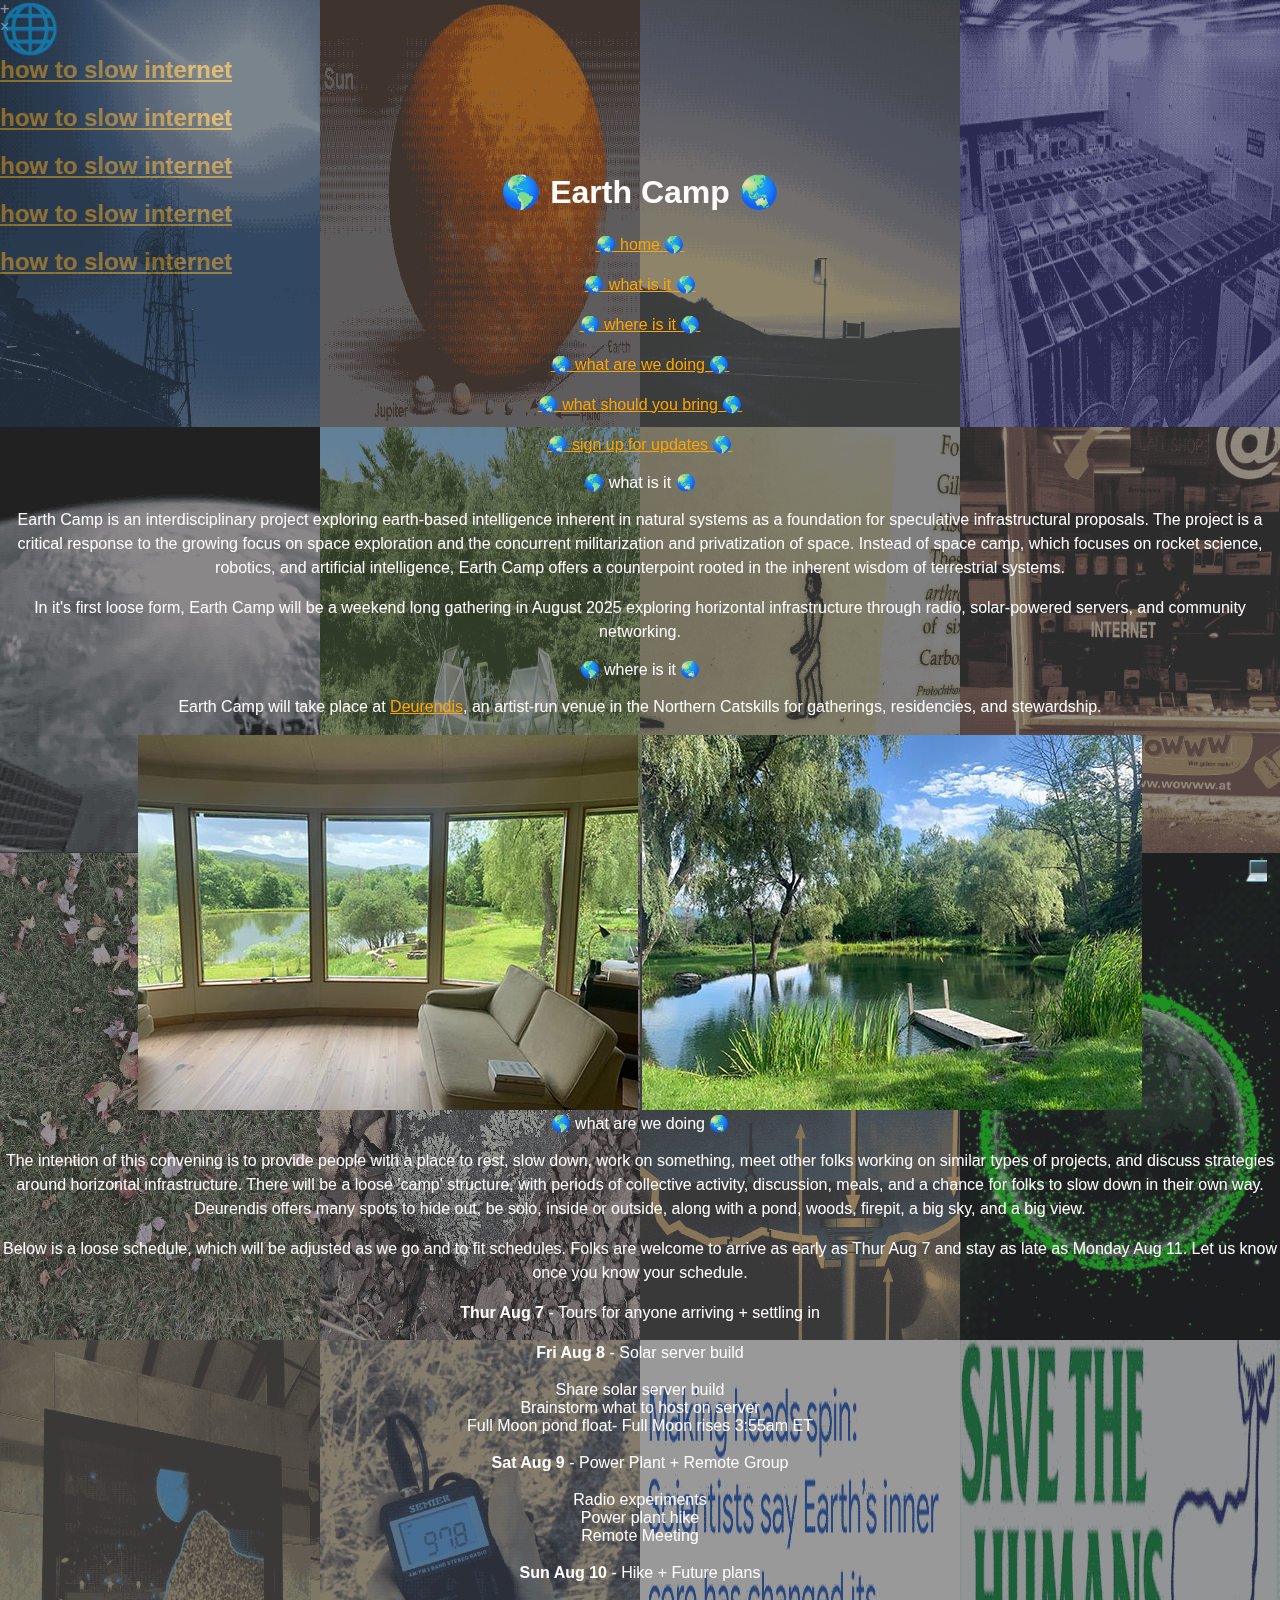
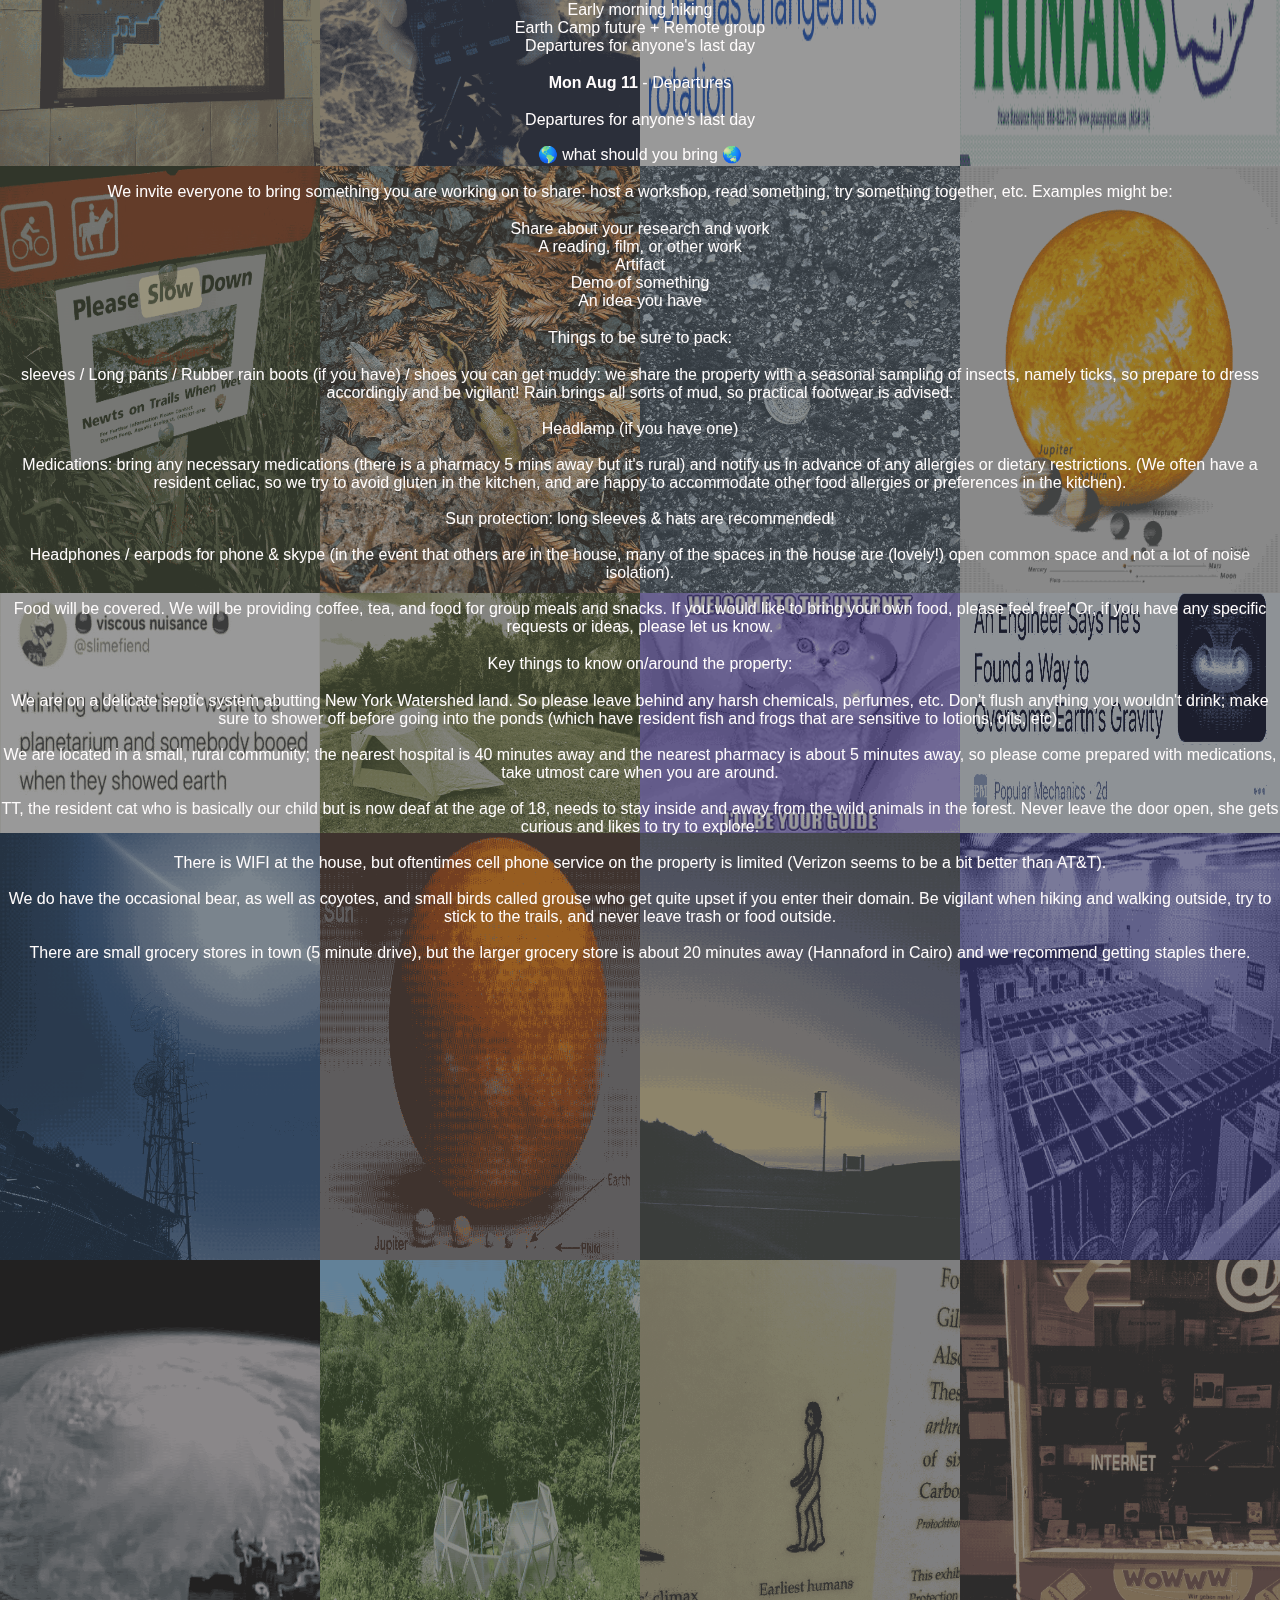
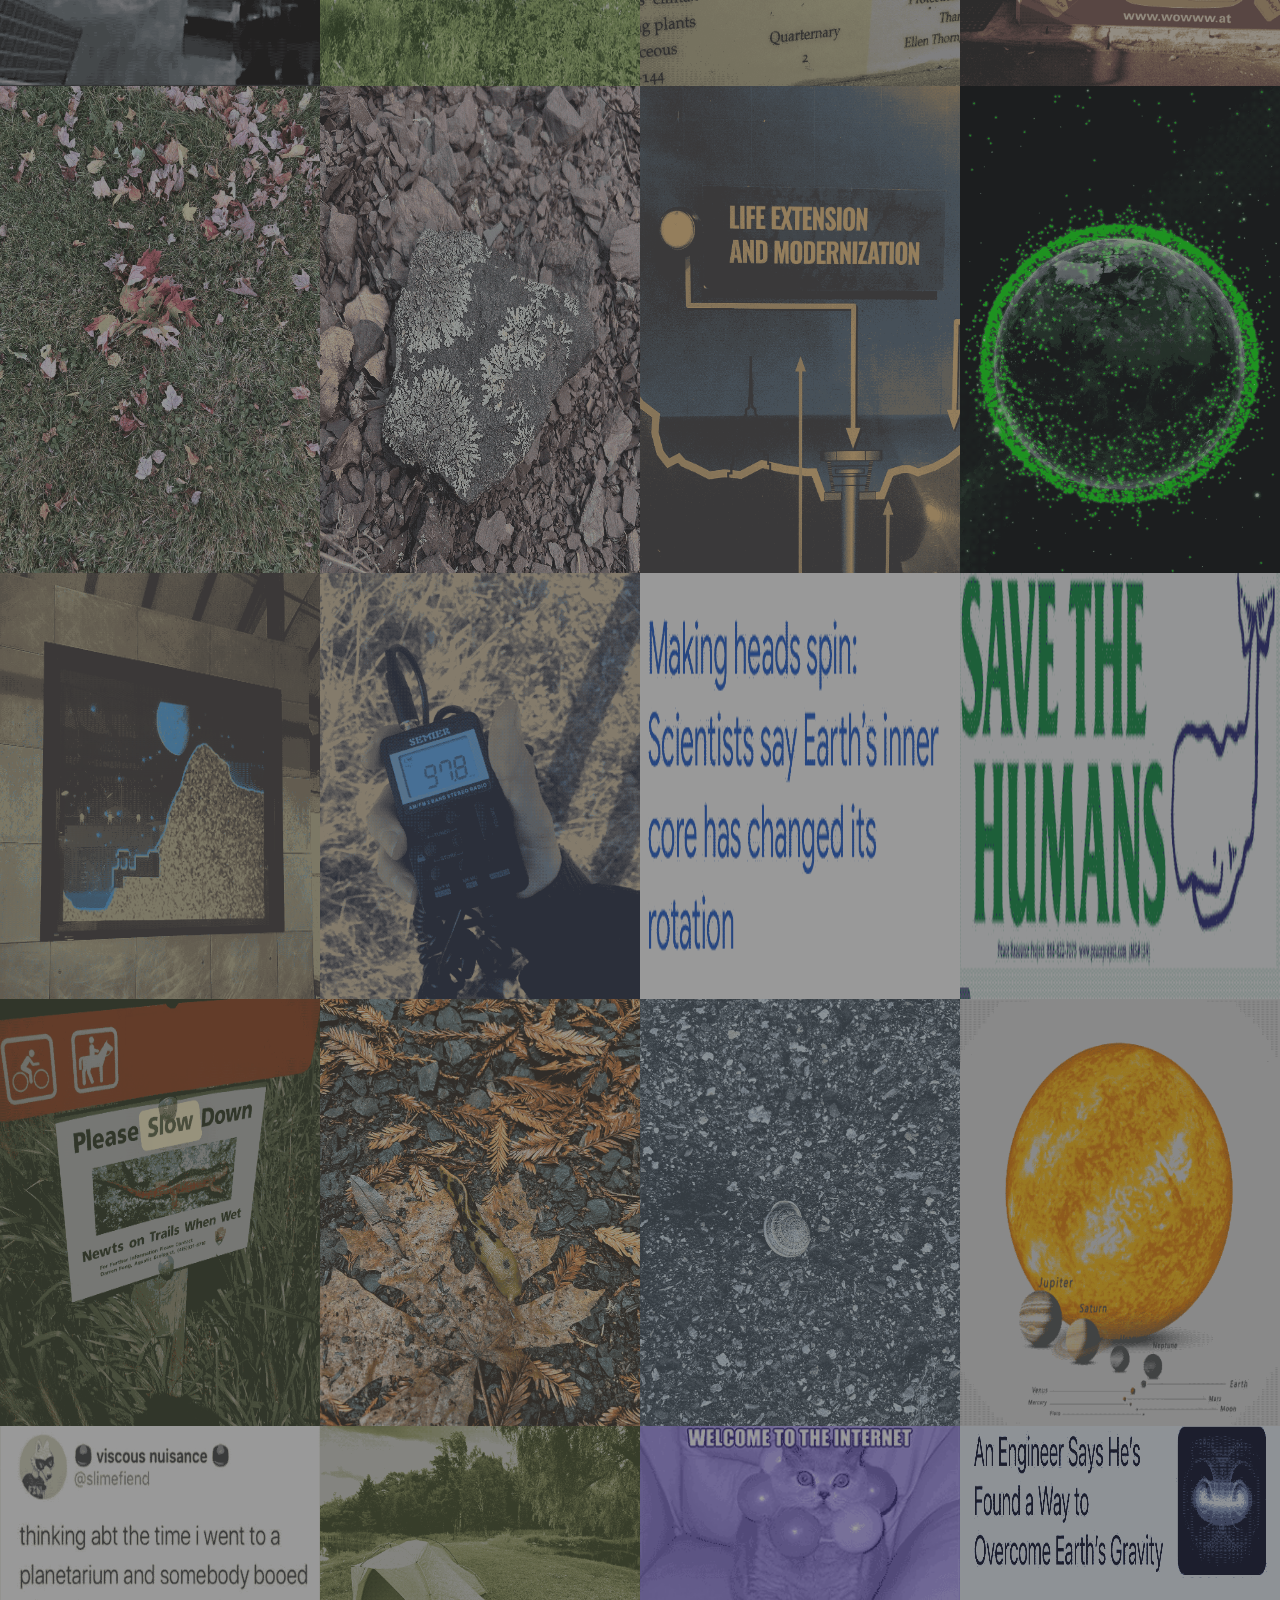
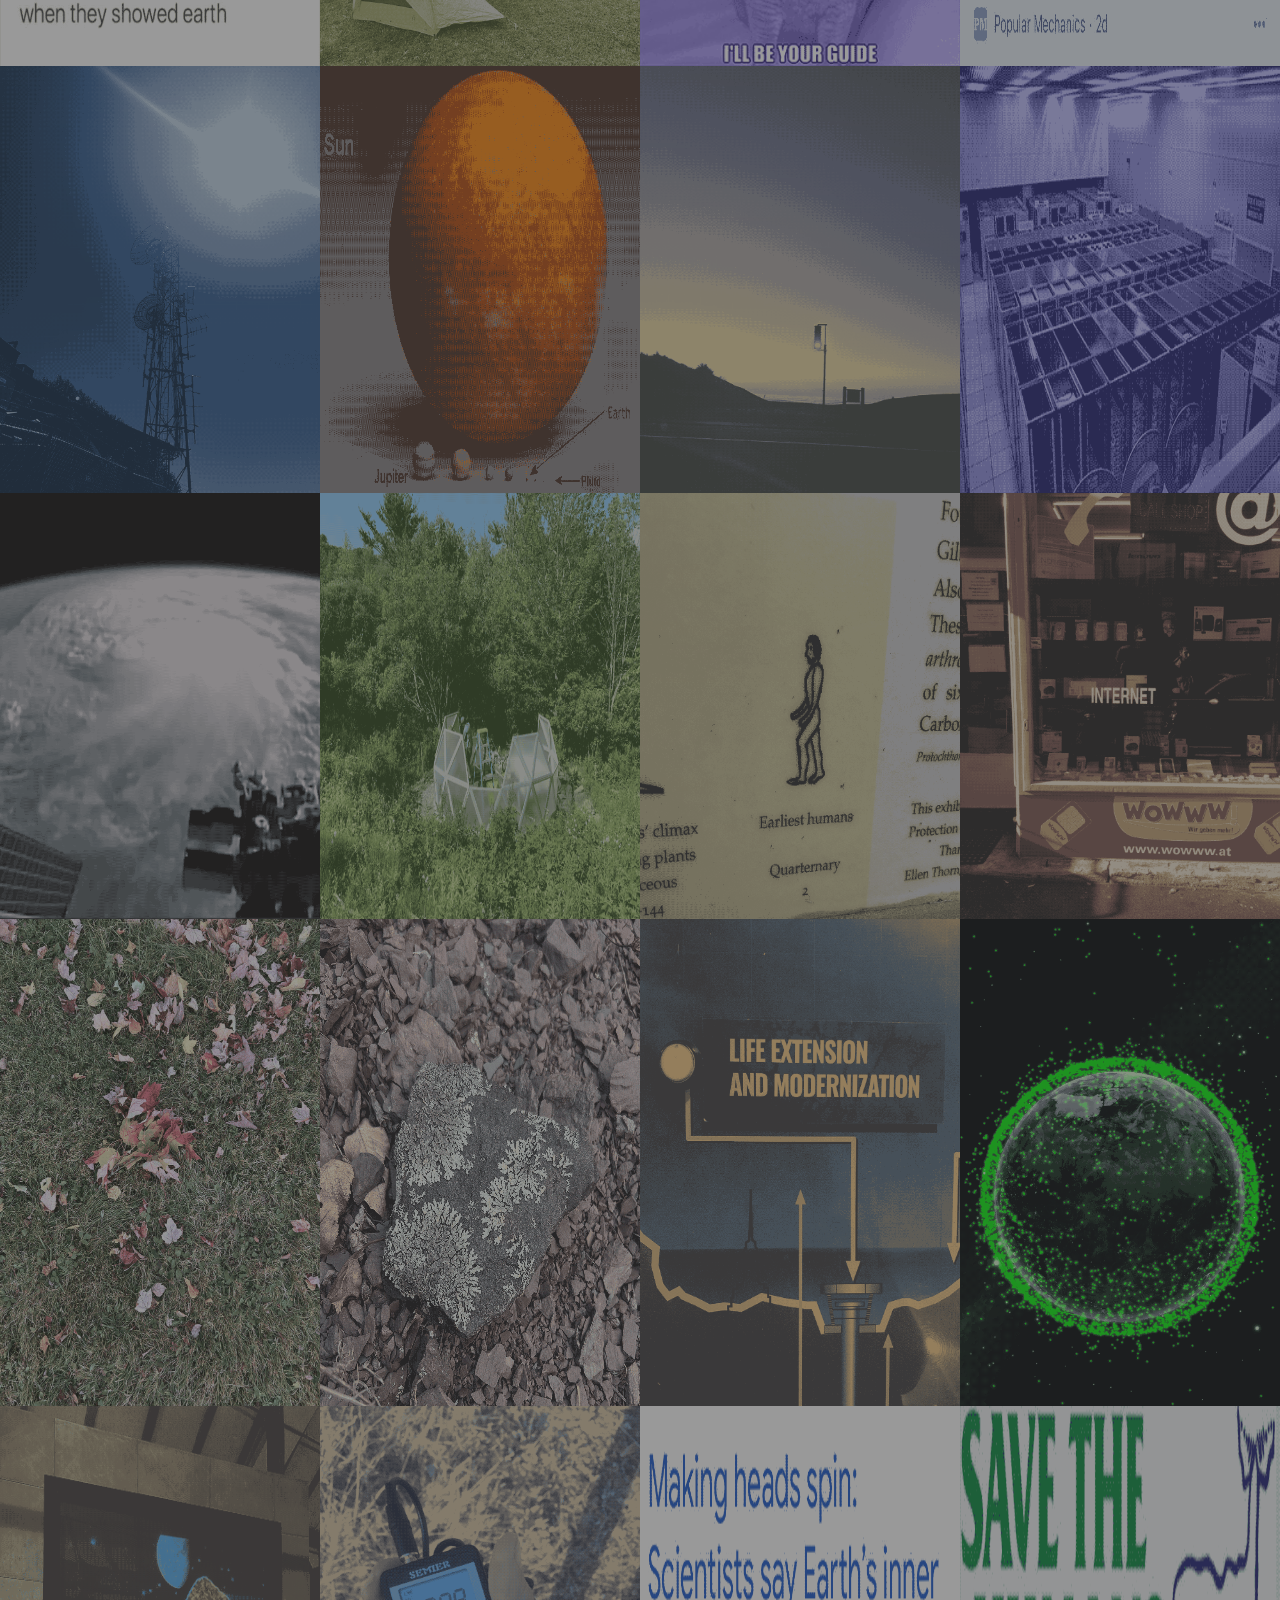
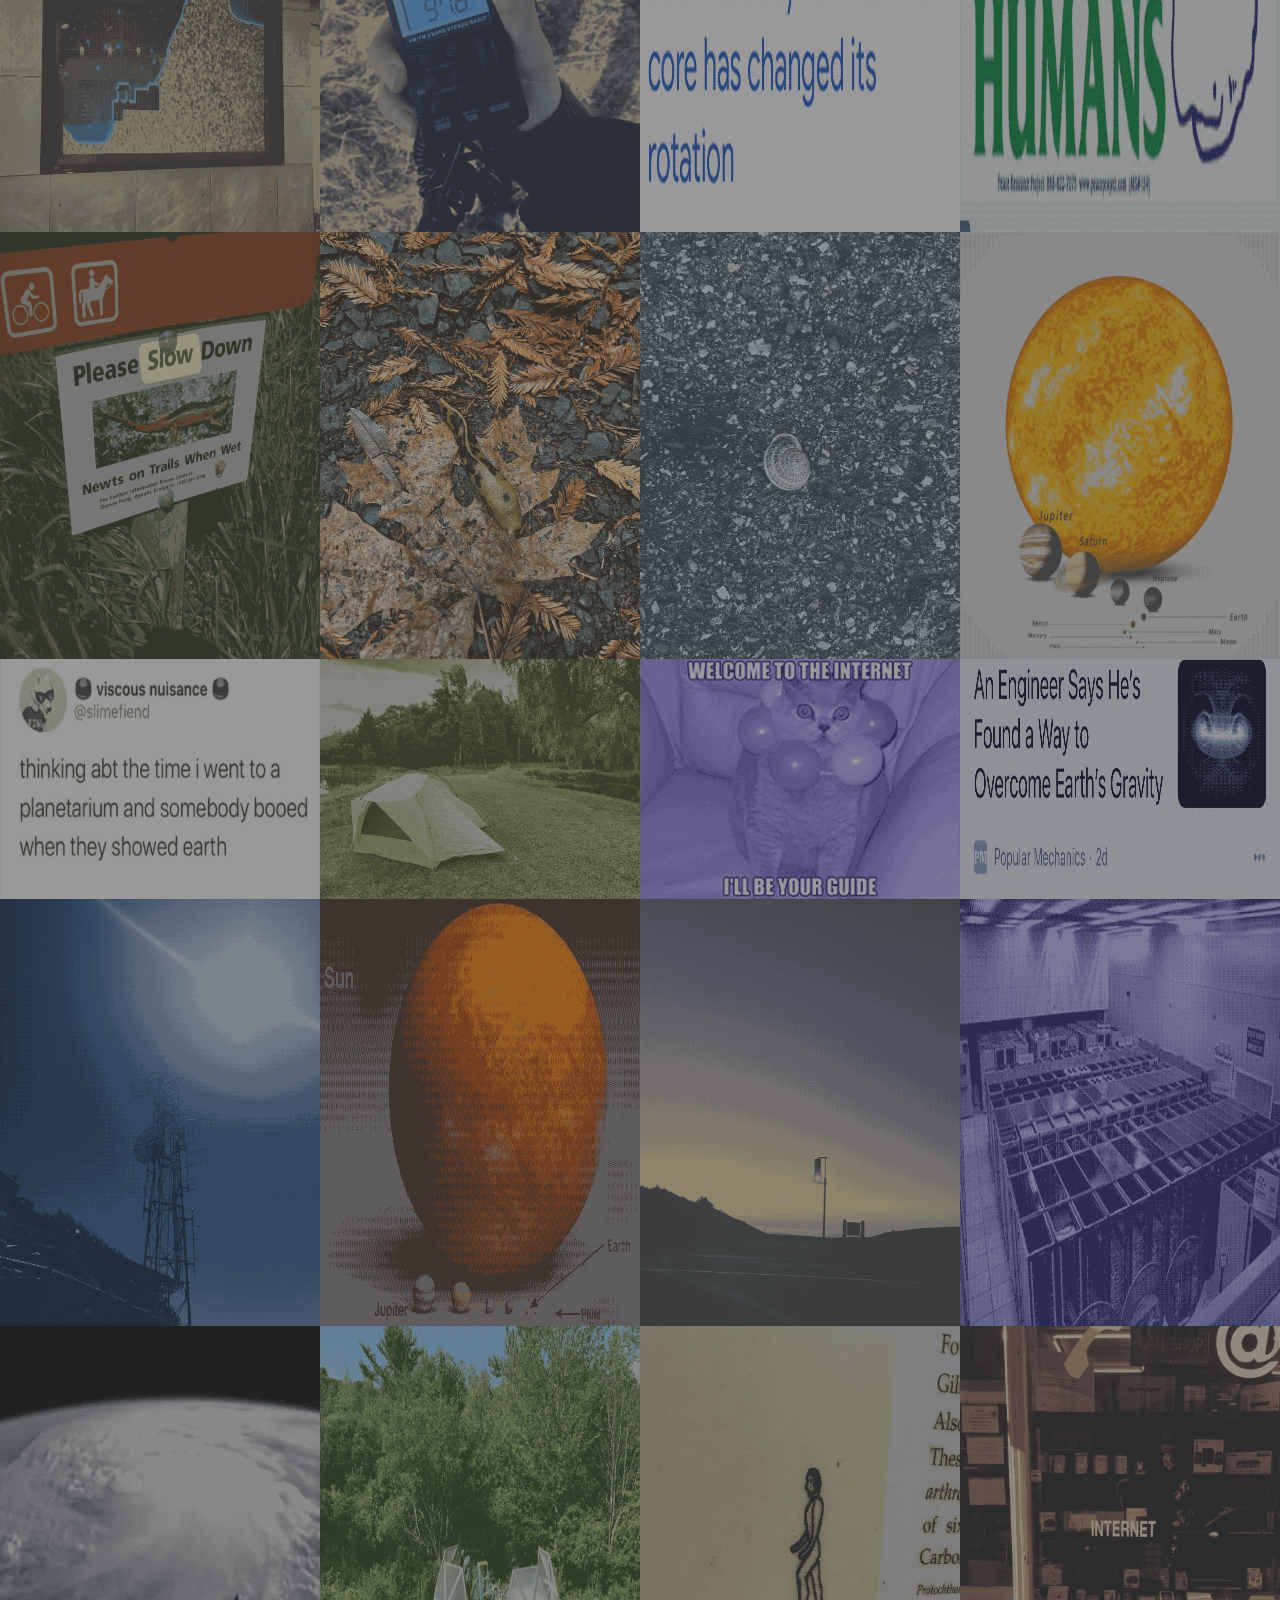
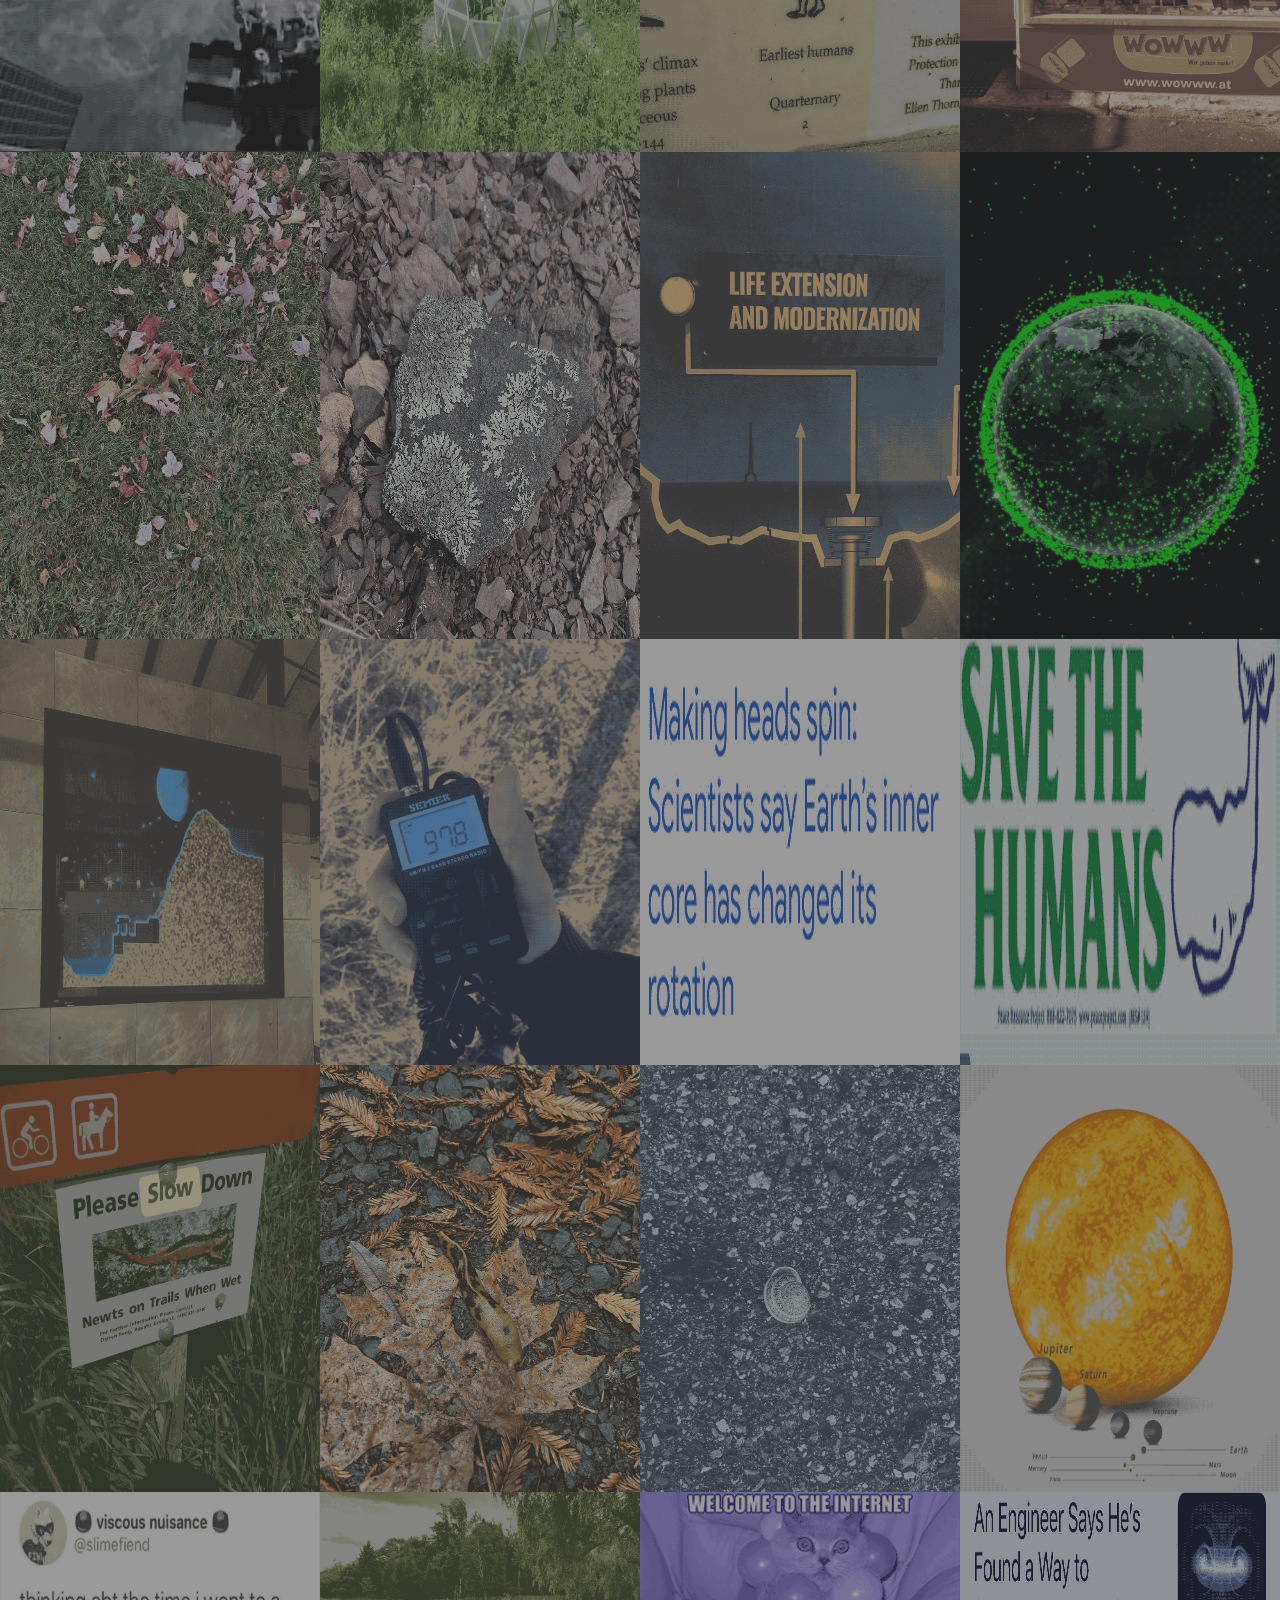
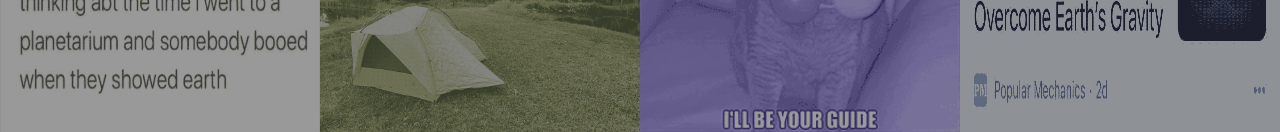
<file: about.html>
<!DOCTYPE html>
<html lang="en">
    <head>
        <meta charset="utf-8">
        <meta http-equiv="X-UA-Compatible" content="IE=edge">
        <title>about / earth - how to slow internet</title>
        <meta name="description" content="About Slow Internet">
        <meta name="viewport" content="width=device-width, initial-scale=1">
        <link rel="stylesheet" href="css/style.css">
    </head>
    <body>
<main>
    <nav>
<h1>🌎 Earth Camp 🌏</h1>
<a href="index.html">
    <p>🌏 home 🌎</p>
    </a>
<a href="#what">
    <p>🌏 what is it 🌎</p>
    </a>
<a href="#where">   
<p>🌏 where is it 🌎</p>
</a> 
<a href="#schedule">
<p>🌏 what are we doing 🌎</p>
</a>
<a href="#supplies">
<p>🌏 what should you bring 🌎</p>
</a>
<a href="mailinglist.html">
<p>🌏 sign up for updates 🌎</p>
</a>
</nav>
<div id="content">
<section id="what">
    🌎 what is it 🌏
   <p>Earth Camp is an interdisciplinary project exploring earth-based intelligence inherent in natural systems as a foundation for speculative infrastructural proposals. The project is a critical response to the growing focus on space exploration and the concurrent militarization and privatization of space. Instead of space camp, which focuses on rocket science, robotics, and artificial intelligence, Earth Camp offers a counterpoint rooted in the inherent wisdom of terrestrial systems.</p>
   <p>In it's first loose form, Earth Camp will be a weekend long gathering in August 2025 exploring horizontal infrastructure through radio, solar-powered servers, and community networking.
 </p>
</section>
<section id="where">
    🌎 where is it 🌏
    <p>Earth Camp will take place at <a href="https://www.deurendis.org/" target="_blank">Deurendis</a>, an artist-run venue in the Northern Catskills for gatherings, residencies, and stewardship.</p>
    <img src="img/deurendis_1.jpg" alt="view out of a home with five big windows overlooking a pond with trees and meadow surrounding it, lush, green, and peaaceful">
    <img src="img/deurendis_2.jpg" alt="view of a pond with a small wood dock in a very green, grassy and tree filled setting">
</section>
<section id="schedule">
    🌎 what are we doing 🌏
    <p>The intention of this convening is to provide people with a place to rest, slow down, work on something, meet other folks working on similar types of projects, and discuss strategies around horizontal infrastructure. There will be a loose 'camp' structure, with periods of collective activity, discussion, meals, and a chance for folks to slow down in their own way. Deurendis offers many spots to hide out, be solo, inside or outside, along with a pond, woods, firepit, a big sky, and a big view. 
</p>
<p>Below is a loose schedule, which will be adjusted as we go and to fit schedules. Folks are welcome to arrive as early as Thur Aug 7 and stay as late as Monday Aug 11. Let us know once you know your schedule.</p>
<p><b b class="topic">Thur Aug 7</b> - Tours for anyone arriving + settling in
<p><b class="topic">Fri Aug 8</b> - Solar server build
<li>Share solar server build</li> 
<li>Brainstorm what to host on server</li>
<li>Full Moon pond float- Full Moon rises 3:55am ET</li>
<p><b class="topic">Sat Aug 9</b> - Power Plant + Remote Group</p>
<li>Radio experiments</li>
<li>Power plant hike</li>
<li>Remote Meeting</li></p>
<p><b class="topic">Sun Aug 10</b> - Hike + Future plans
<li>Early morning hiking</li>
<li>Earth Camp future + Remote group</li>
<li>Departures for anyone's last day</li>

<p><b class="topic">Mon Aug 11</b> - Departures
    <li>Departures for anyone's last day</li>

</p>
</section>
<section id="supplies">
    🌎 what should you bring 🌏
    <p>We invite everyone to bring something you are working on to share: host a workshop, read something, try something together, etc. Examples might be: 
<li>Share about your research and work</li>
<li>A reading, film, or other work</li>
<li>Artifact</li>
<li>Demo of something</li>
<li>An idea you have</li>
</p>
<p class="topic">Things to be sure to pack:</p>
<li>sleeves / Long pants / Rubber rain boots (if you have) / shoes you can get muddy: we share the property with a seasonal sampling of insects, namely ticks, so prepare to dress accordingly and be vigilant! Rain brings all sorts of mud, so practical footwear is advised.</li>
<br>
<li>Headlamp (if you have one) </li>
<br>
<li>Medications: bring any necessary medications (there is a pharmacy 5 mins away but it's rural) and notify us in advance of any allergies or dietary restrictions. (We often have a resident celiac, so we try to avoid gluten in the kitchen, and are happy to accommodate other food allergies or preferences in the kitchen). </li>
<br>
<li>Sun protection: long sleeves & hats are recommended! </li>
<br>
<li>Headphones / earpods for phone & skype (in the event that others are in the house, many of the spaces in the house are (lovely!) open common space and not a lot of noise isolation). </li>
<br>
<li>Food will be covered. We will be providing coffee, tea, and food for group meals and snacks. If you would like to bring your own food, please feel free! Or, if you have any specific requests or ideas, please let us know. </li>

<p class="topic">Key things to know on/around the property:</p>
<li>We are on a delicate septic system abutting New York Watershed land. So please leave behind any harsh chemicals, perfumes, etc. Don't flush anything you wouldn't drink; make sure to shower off before going into the ponds (which have resident fish and frogs that are sensitive to lotions, oils, etc). </li> 
<br>
<li>We are located in a small, rural community; the nearest hospital is 40 minutes away and the nearest pharmacy is about 5 minutes away, so please come prepared with medications, take utmost care when you are around.</li> 
<br>
<li>TT, the resident cat who is basically our child but is now deaf at the age of 18, needs to stay inside and away from the wild animals in the forest. Never leave the door open, she gets curious and likes to try to explore.</li> 
<br>
<li> There is WIFI at the house, but oftentimes cell phone service on the property is limited (Verizon seems to be a bit better than AT&T).</li>
<br>
<li> We do have the occasional bear, as well as coyotes, and small birds called grouse who get quite upset if you enter their domain. Be vigilant when hiking and walking outside, try to stick to the trails, and never leave trash or food outside.</li> 
<br>
<li>There are small grocery stores in town (5 minute drive), but the larger grocery store is about 20 minutes away (Hannaford in Cairo) and we recommend getting staples there.</li> 
</p>
</section>
</div>
</main>
<div id="balloon">🌐</div>
<div id="background">
    <img src="img/antennae.png" alt="">
    <img src="img/suntwo.png" alt="">
    <img src="img/beach.png" alt="">
    <img src="img/cern_datacenter.png" alt="">
    <img src="img/earth.png" alt="">
    <img src="img/geo.png" alt="">
    <img src="img/human.png" alt="">
    <img src="img/internet.png" alt="">
    <img src="img/leaves.png" alt="">
    <img src="img/lichen.png" alt="">
    <img src="img/life.png" alt="">
    <img src="img/musk.png" alt="">
    <img src="img/powermoon.png" alt="">
    <img src="img/radio.png" alt="">
    <img src="img/rotation.png" alt="">
    <img src="img/savehumans.png" alt="">
    <img src="img/slow.png" alt="">
    <img src="img/slug.png" alt="">
    <img src="img/snail.png" alt="">
    <img src="img/sun.png" alt="">
    <img src="img/boo.png" alt="">
    <img src="img/tent.png" alt="">
    <img src="img/welcome.png" alt="">
    <img src="img/gravity.png" alt="">
    <img src="img/antennae.png" alt="">
    <img src="img/suntwo.png" alt="">
    <img src="img/beach.png" alt="">
    <img src="img/cern_datacenter.png" alt="">
    <img src="img/earth.png" alt="">
    <img src="img/geo.png" alt="">
    <img src="img/human.png" alt="">
    <img src="img/internet.png" alt="">
    <img src="img/leaves.png" alt="">
    <img src="img/lichen.png" alt="">
    <img src="img/life.png" alt="">
    <img src="img/musk.png" alt="">
    <img src="img/powermoon.png" alt="">
    <img src="img/radio.png" alt="">
    <img src="img/rotation.png" alt="">
    <img src="img/savehumans.png" alt="">
    <img src="img/slow.png" alt="">
    <img src="img/slug.png" alt="">
    <img src="img/snail.png" alt="">
    <img src="img/sun.png" alt="">
    <img src="img/boo.png" alt="">
    <img src="img/tent.png" alt="">
    <img src="img/welcome.png" alt="">
    <img src="img/gravity.png" alt="">
    <img src="img/antennae.png" alt="">
    <img src="img/suntwo.png" alt="">
    <img src="img/beach.png" alt="">
    <img src="img/cern_datacenter.png" alt="">
    <img src="img/earth.png" alt="">
    <img src="img/geo.png" alt="">
    <img src="img/human.png" alt="">
    <img src="img/internet.png" alt="">
    <img src="img/leaves.png" alt="">
    <img src="img/lichen.png" alt="">
    <img src="img/life.png" alt="">
    <img src="img/musk.png" alt="">
    <img src="img/powermoon.png" alt="">
    <img src="img/radio.png" alt="">
    <img src="img/rotation.png" alt="">
    <img src="img/savehumans.png" alt="">
    <img src="img/slow.png" alt="">
    <img src="img/slug.png" alt="">
    <img src="img/snail.png" alt="">
    <img src="img/sun.png" alt="">
    <img src="img/boo.png" alt="">
    <img src="img/tent.png" alt="">
    <img src="img/welcome.png" alt="">
    <img src="img/gravity.png" alt="">
    <img src="img/antennae.png" alt="">
    <img src="img/suntwo.png" alt="">
    <img src="img/beach.png" alt="">
    <img src="img/cern_datacenter.png" alt="">
    <img src="img/earth.png" alt="">
    <img src="img/geo.png" alt="">
    <img src="img/human.png" alt="">
    <img src="img/internet.png" alt="">
    <img src="img/leaves.png" alt="">
    <img src="img/lichen.png" alt="">
    <img src="img/life.png" alt="">
    <img src="img/musk.png" alt="">
    <img src="img/powermoon.png" alt="">
    <img src="img/radio.png" alt="">
    <img src="img/rotation.png" alt="">
    <img src="img/savehumans.png" alt="">
    <img src="img/slow.png" alt="">
    <img src="img/slug.png" alt="">
    <img src="img/snail.png" alt="">
    <img src="img/sun.png" alt="">
    <img src="img/boo.png" alt="">
    <img src="img/tent.png" alt="">
    <img src="img/welcome.png" alt="">
    <img src="img/gravity.png" alt="">

</div>
<footer>
    <marquee direction="left" behavior="scroll" scrollamount="2">💻 🔍 🔦 📝 </marquee>
</footer>
    <!-- Modal -->
    <div id="modalToggle" class="modal-toggle">+</div>
    <div id="modal" class="modal">
        <div class="modal-content">
            <span class="close">&times;</span>
            <div class="modal-links">
                <h2><a href="about.html" title="/about.html"><span class="underline">how</span> to slow internet</a></h2>
                <h2><a href="research.html" title="/research.html">how to <span class="underline">slow internet</span></a></h2>
                <h2><a href="guides.html" title="/guides.html">how to <span class="underline">slow</span> internet</a></h2>
                <h2><a href="experiments.html" title="/experiments.html"><span class="underline">how to</span> slow internet</a></h2>
                <h2><a href="contact.html" title="/contact.html">how <span class="underline">to</span> slow internet</a></h2>
            </div>
        </div>
    </div>

    <script>
        // Modal functionality
        const modal = document.getElementById('modal');
        const modalToggle = document.getElementById('modalToggle');
        const closeBtn = document.getElementsByClassName('close')[0];

        modalToggle.onclick = function() {
            modal.style.display = "block";
        }

        closeBtn.onclick = function() {
            modal.style.display = "none";
        }

        window.onclick = function(event) {
            if (event.target == modal) {
                modal.style.display = "none";
            }
        }
    </script>
    </body>
</html>
</file>
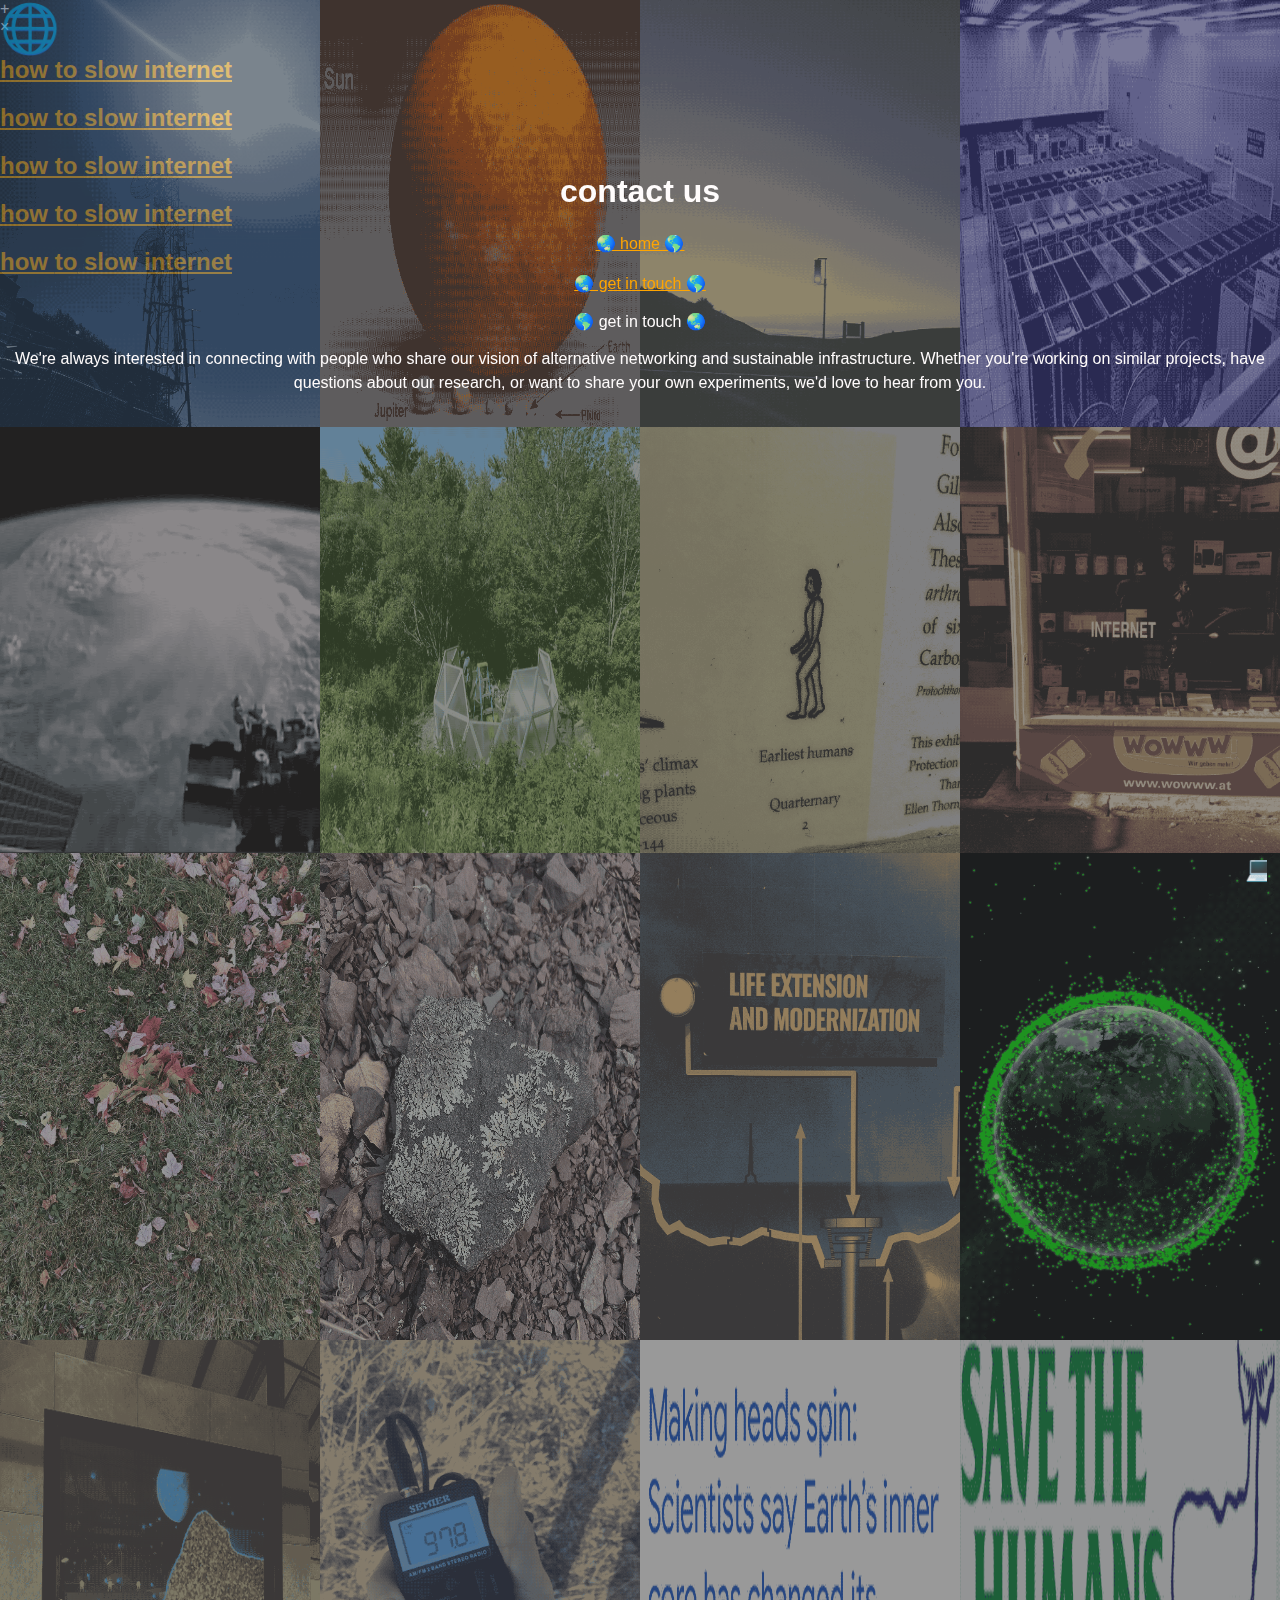
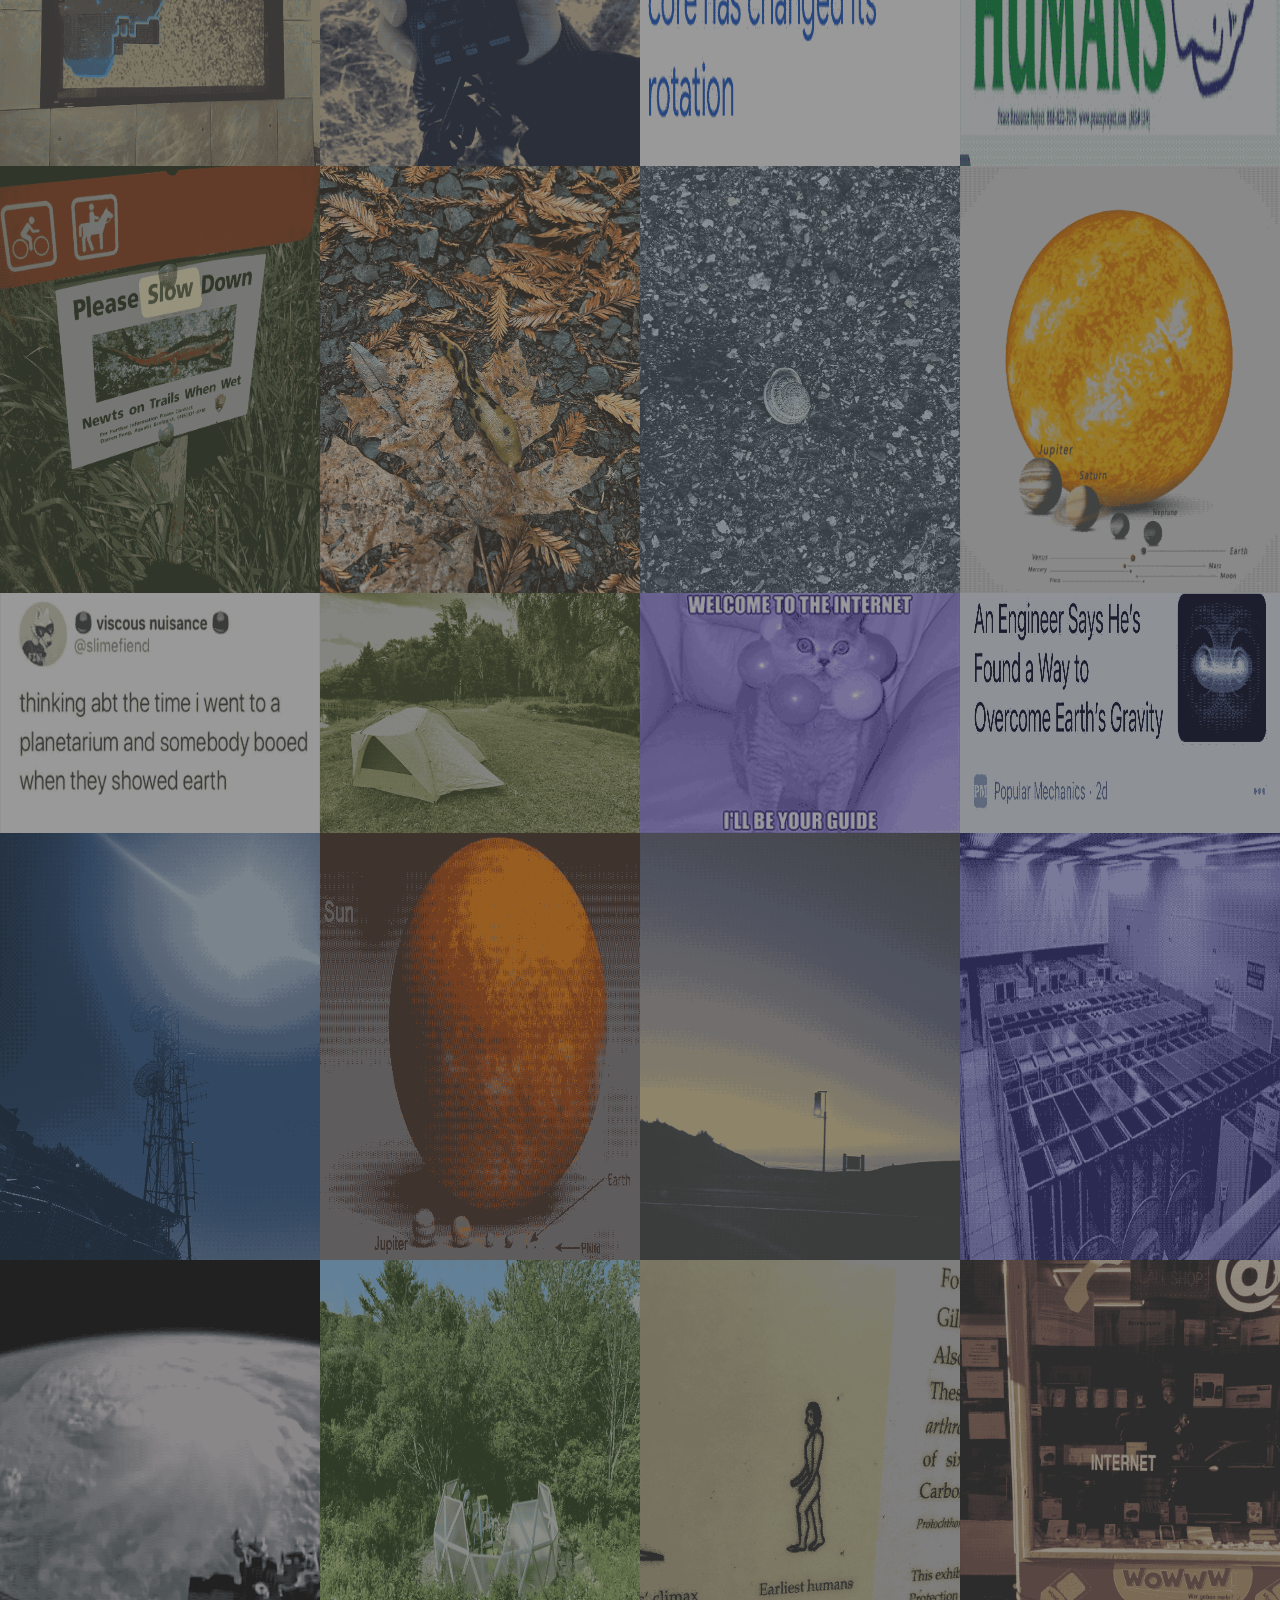
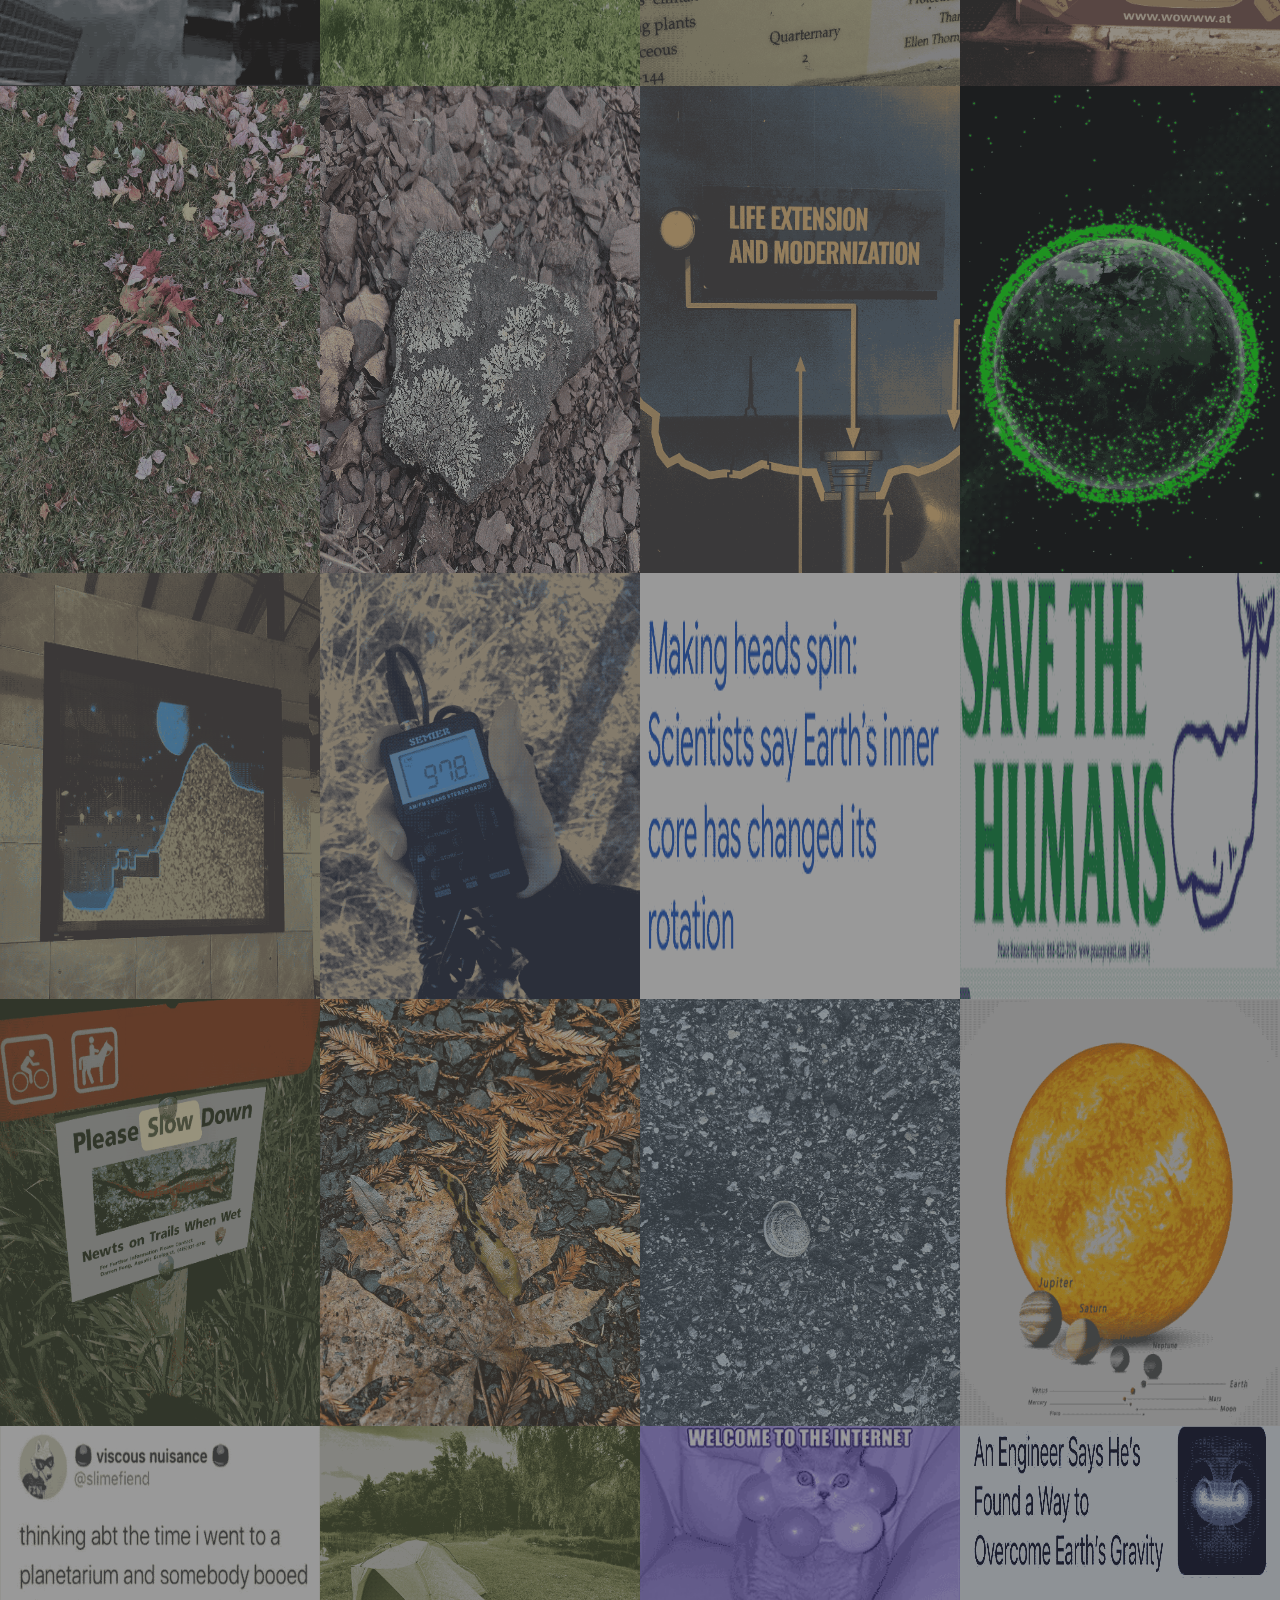
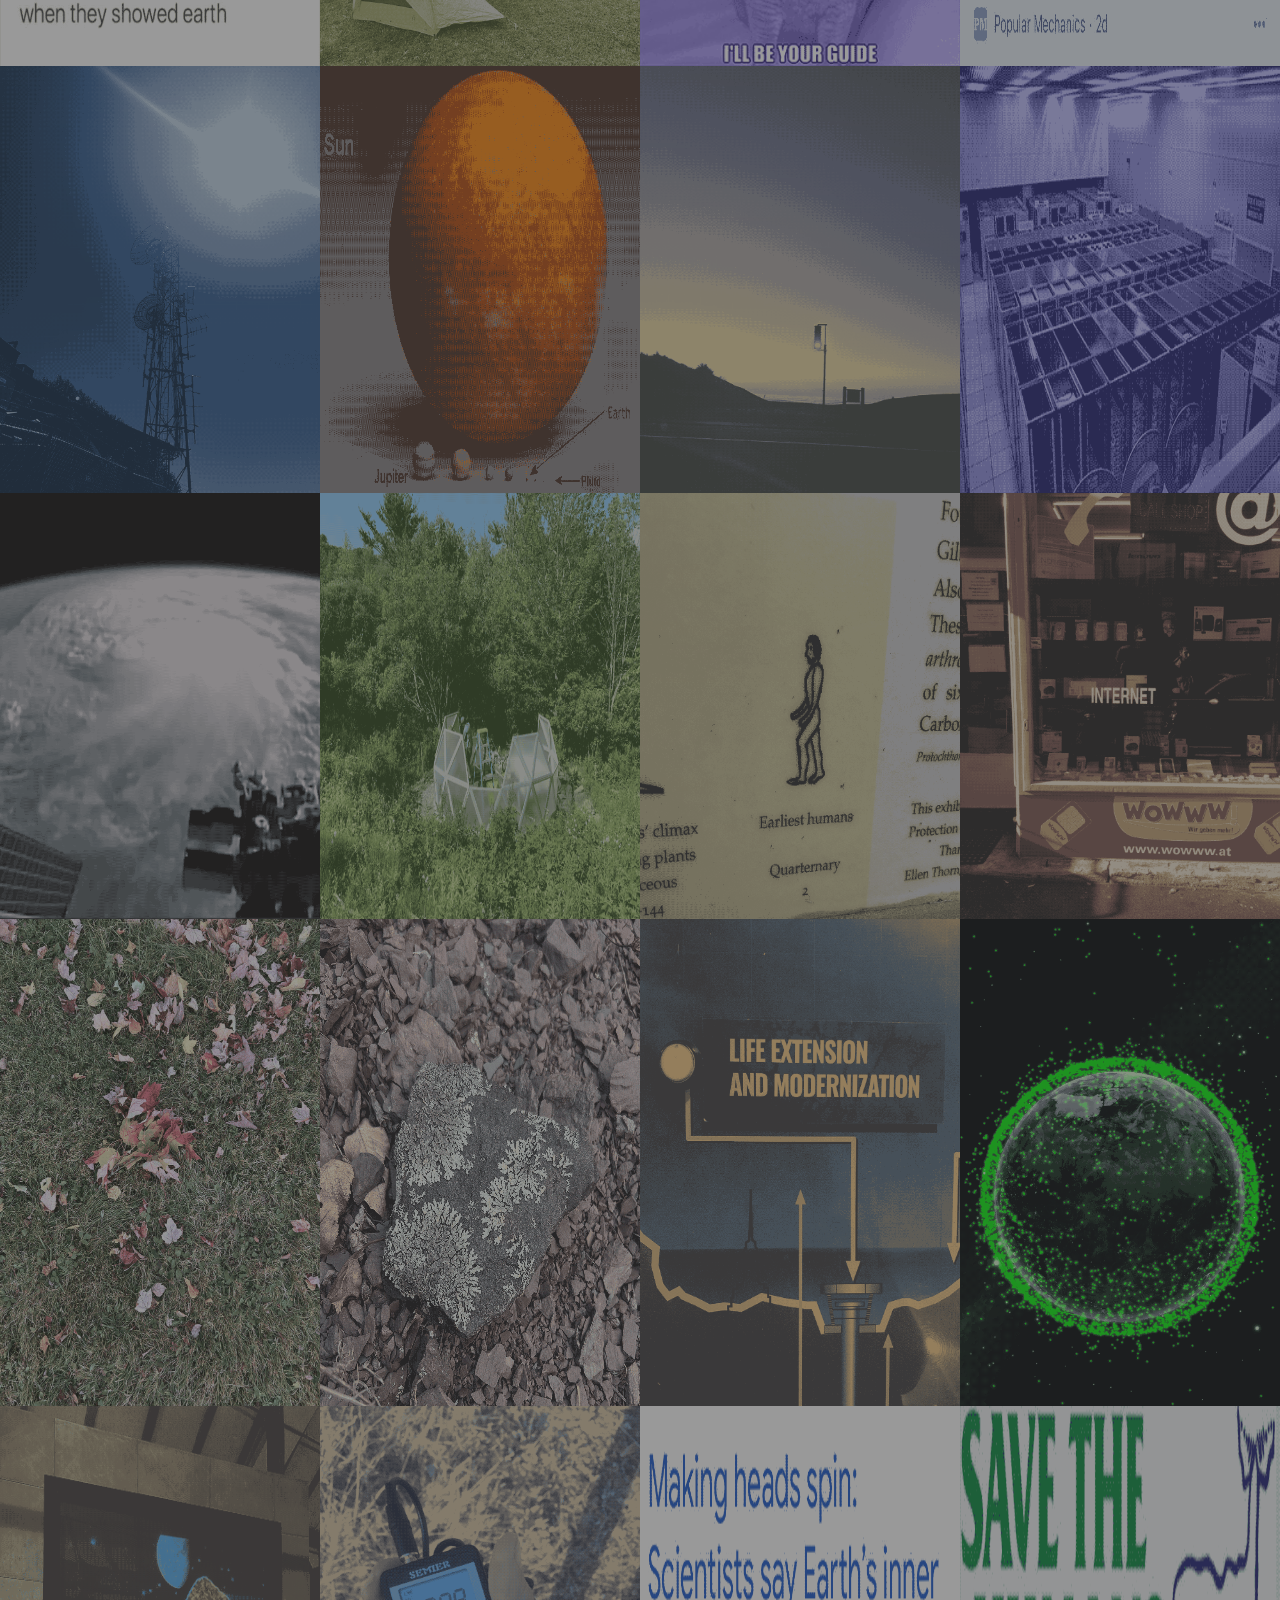
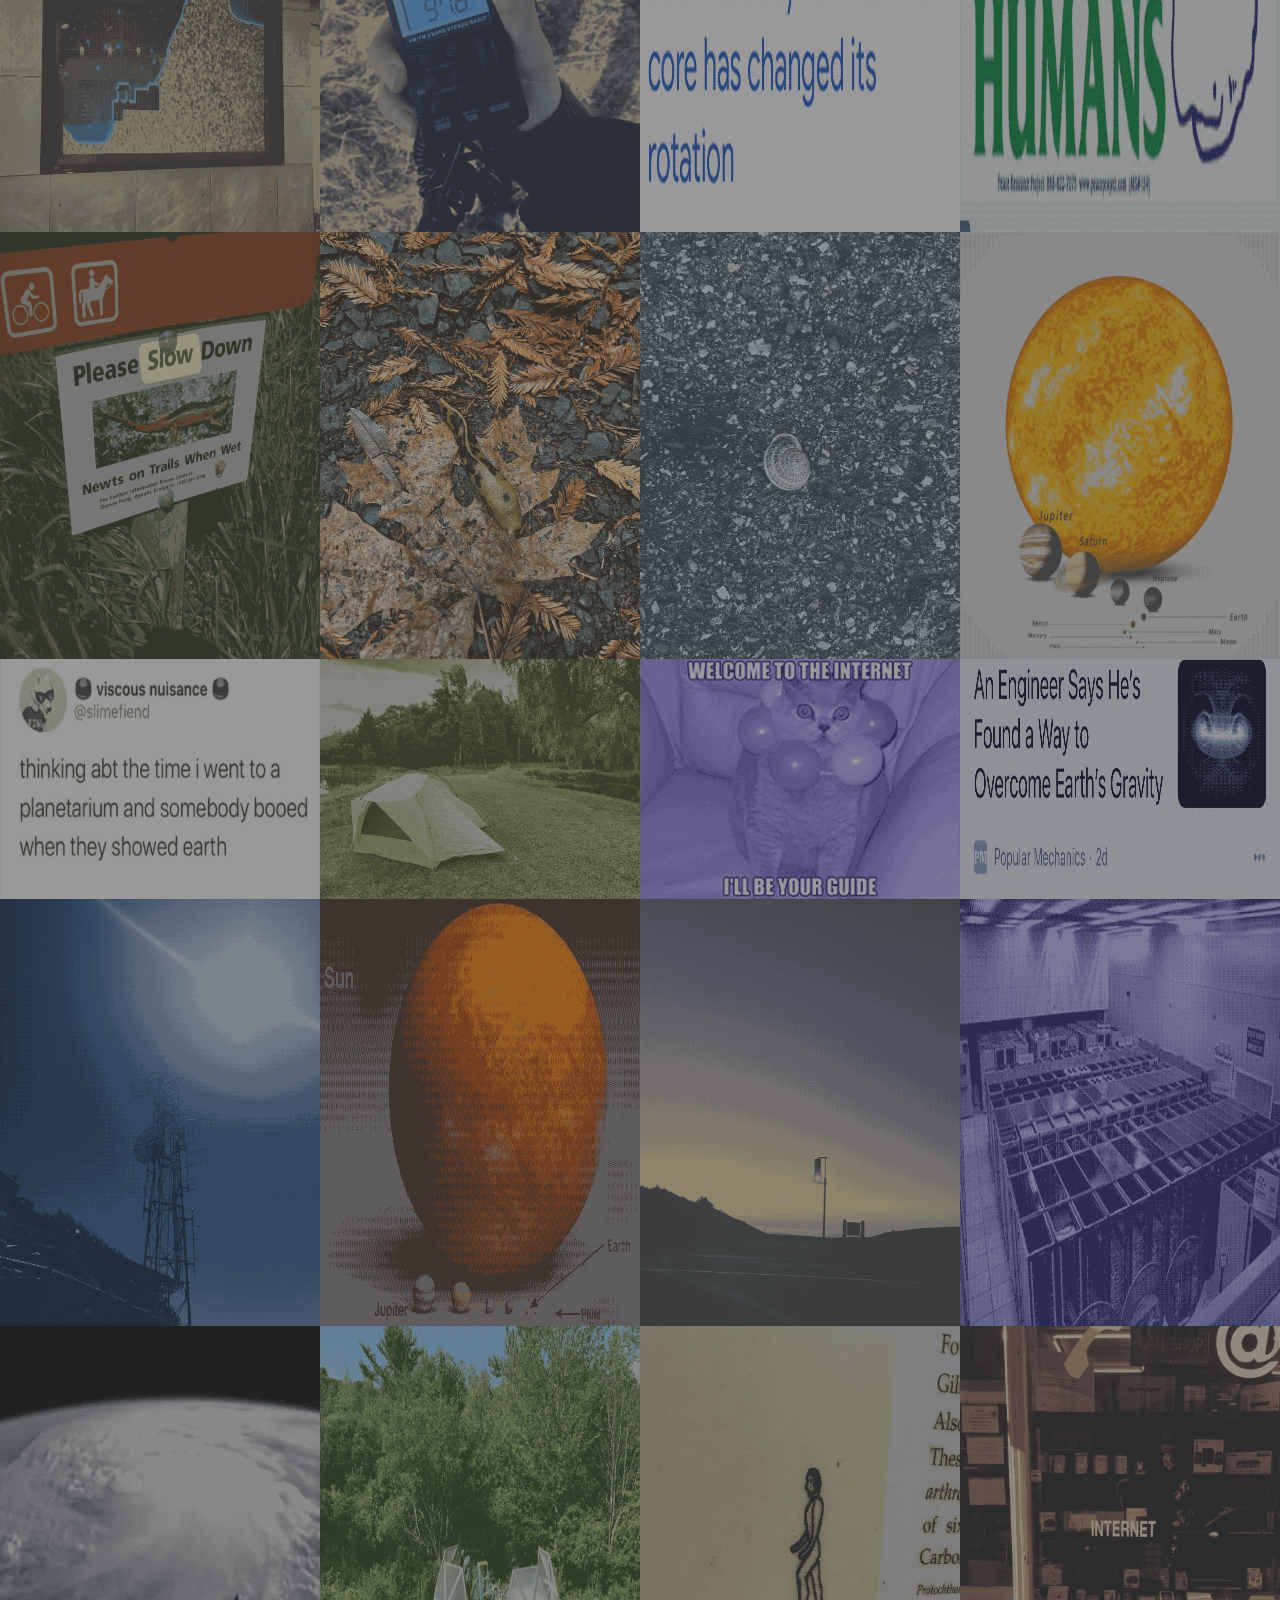
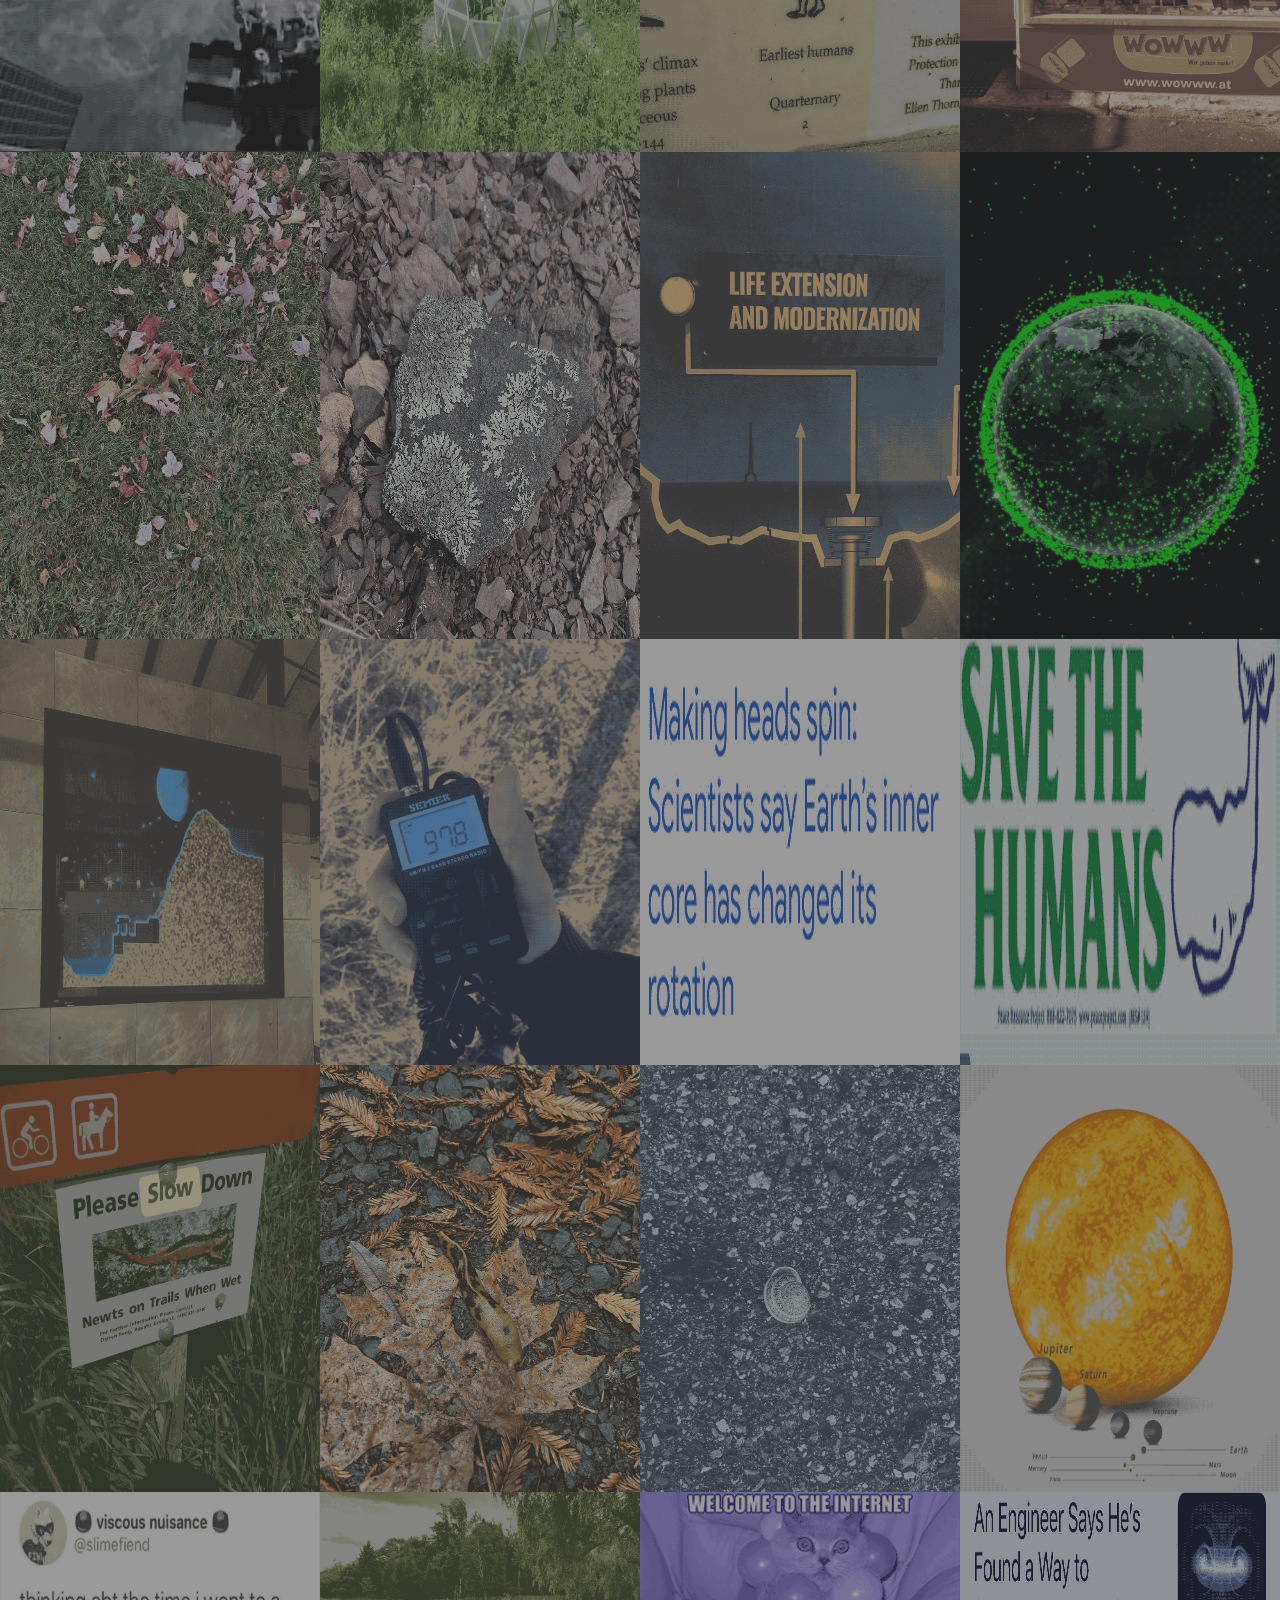
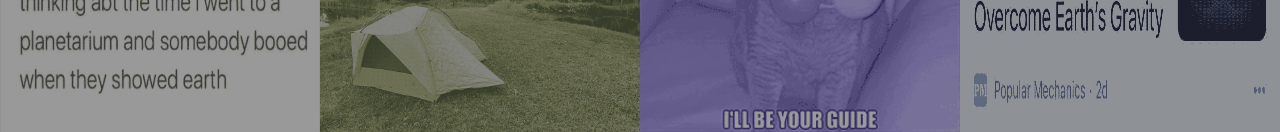
<file: contact.html>
<!DOCTYPE html>
<html lang="en">
    <head>
        <meta charset="utf-8">
        <meta http-equiv="X-UA-Compatible" content="IE=edge">
        <title>contact us - how to slow internet</title>
        <meta name="description" content="Contact Us - Slow Internet">
        <meta name="viewport" content="width=device-width, initial-scale=1">
        <link rel="stylesheet" href="css/style.css">
    </head>
    <body>
<main>
    <nav>
<h1>contact us</h1>
<a href="index.html">
    <p>🌏 home 🌎</p>
    </a>
<a href="#get-in-touch">
    <p>🌏 get in touch 🌎</p>
    </a>
</nav>
<div id="content">
<!-- simplified contact section -->
<section id="get-in-touch">
    🌎 get in touch 🌏
   <p>We're always interested in connecting with people who share our vision of alternative networking and sustainable infrastructure. Whether you're working on similar projects, have questions about our research, or want to share your own experiments, we'd love to hear from you.</p>
   
   <!-- embedded google form for mailing list signup -->
   <iframe src="https://docs.google.com/forms/d/e/1FAIpQLSfzwQoE-RoDa6D370lMBvzmrH2CEvcyAMt6srnJd_p8Gmn-uA/viewform?embedded=true" width="100%" height="600" frameborder="0" marginheight="0" marginwidth="0">Loading…</iframe>
</section>
</div>
</main>
<div id="balloon">🌐</div>
<div id="background">
    <img src="img/antennae.png" alt="">
    <img src="img/suntwo.png" alt="">
    <img src="img/beach.png" alt="">
    <img src="img/cern_datacenter.png" alt="">
    <img src="img/earth.png" alt="">
    <img src="img/geo.png" alt="">
    <img src="img/human.png" alt="">
    <img src="img/internet.png" alt="">
    <img src="img/leaves.png" alt="">
    <img src="img/lichen.png" alt="">
    <img src="img/life.png" alt="">
    <img src="img/musk.png" alt="">
    <img src="img/powermoon.png" alt="">
    <img src="img/radio.png" alt="">
    <img src="img/rotation.png" alt="">
    <img src="img/savehumans.png" alt="">
    <img src="img/slow.png" alt="">
    <img src="img/slug.png" alt="">
    <img src="img/snail.png" alt="">
    <img src="img/sun.png" alt="">
    <img src="img/boo.png" alt="">
    <img src="img/tent.png" alt="">
    <img src="img/welcome.png" alt="">
    <img src="img/gravity.png" alt="">
    <img src="img/antennae.png" alt="">
    <img src="img/suntwo.png" alt="">
    <img src="img/beach.png" alt="">
    <img src="img/cern_datacenter.png" alt="">
    <img src="img/earth.png" alt="">
    <img src="img/geo.png" alt="">
    <img src="img/human.png" alt="">
    <img src="img/internet.png" alt="">
    <img src="img/leaves.png" alt="">
    <img src="img/lichen.png" alt="">
    <img src="img/life.png" alt="">
    <img src="img/musk.png" alt="">
    <img src="img/powermoon.png" alt="">
    <img src="img/radio.png" alt="">
    <img src="img/rotation.png" alt="">
    <img src="img/savehumans.png" alt="">
    <img src="img/slow.png" alt="">
    <img src="img/slug.png" alt="">
    <img src="img/snail.png" alt="">
    <img src="img/sun.png" alt="">
    <img src="img/boo.png" alt="">
    <img src="img/tent.png" alt="">
    <img src="img/welcome.png" alt="">
    <img src="img/gravity.png" alt="">
    <img src="img/antennae.png" alt="">
    <img src="img/suntwo.png" alt="">
    <img src="img/beach.png" alt="">
    <img src="img/cern_datacenter.png" alt="">
    <img src="img/earth.png" alt="">
    <img src="img/geo.png" alt="">
    <img src="img/human.png" alt="">
    <img src="img/internet.png" alt="">
    <img src="img/leaves.png" alt="">
    <img src="img/lichen.png" alt="">
    <img src="img/life.png" alt="">
    <img src="img/musk.png" alt="">
    <img src="img/powermoon.png" alt="">
    <img src="img/radio.png" alt="">
    <img src="img/rotation.png" alt="">
    <img src="img/savehumans.png" alt="">
    <img src="img/slow.png" alt="">
    <img src="img/slug.png" alt="">
    <img src="img/snail.png" alt="">
    <img src="img/sun.png" alt="">
    <img src="img/boo.png" alt="">
    <img src="img/tent.png" alt="">
    <img src="img/welcome.png" alt="">
    <img src="img/gravity.png" alt="">
    <img src="img/antennae.png" alt="">
    <img src="img/suntwo.png" alt="">
    <img src="img/beach.png" alt="">
    <img src="img/cern_datacenter.png" alt="">
    <img src="img/earth.png" alt="">
    <img src="img/geo.png" alt="">
    <img src="img/human.png" alt="">
    <img src="img/internet.png" alt="">
    <img src="img/leaves.png" alt="">
    <img src="img/lichen.png" alt="">
    <img src="img/life.png" alt="">
    <img src="img/musk.png" alt="">
    <img src="img/powermoon.png" alt="">
    <img src="img/radio.png" alt="">
    <img src="img/rotation.png" alt="">
    <img src="img/savehumans.png" alt="">
    <img src="img/slow.png" alt="">
    <img src="img/slug.png" alt="">
    <img src="img/snail.png" alt="">
    <img src="img/sun.png" alt="">
    <img src="img/boo.png" alt="">
    <img src="img/tent.png" alt="">
    <img src="img/welcome.png" alt="">
    <img src="img/gravity.png" alt="">

</div>
<footer>
    <marquee direction="left" behavior="scroll" scrollamount="2">💻 🔍 🔦 📝 </marquee>
</footer>
    <!-- Modal -->
    <div id="modalToggle" class="modal-toggle">+</div>
    <div id="modal" class="modal">
        <div class="modal-content">
            <span class="close">&times;</span>
            <div class="modal-links">
                <h2><a href="about.html" title="/about.html"><span class="underline">how</span> to slow internet</a></h2>
                <h2><a href="research.html" title="/research.html">how to <span class="underline">slow internet</span></a></h2>
                <h2><a href="guides.html" title="/guides.html">how to <span class="underline">slow</span> internet</a></h2>
                <h2><a href="experiments.html" title="/experiments.html"><span class="underline">how to</span> slow internet</a></h2>
                <h2><a href="contact.html" title="/contact.html">how <span class="underline">to</span> slow internet</a></h2>
            </div>
        </div>
    </div>

    <script>
        // Modal functionality
        const modal = document.getElementById('modal');
        const modalToggle = document.getElementById('modalToggle');
        const closeBtn = document.getElementsByClassName('close')[0];

        modalToggle.onclick = function() {
            modal.style.display = "block";
        }

        closeBtn.onclick = function() {
            modal.style.display = "none";
        }

        window.onclick = function(event) {
            if (event.target == modal) {
                modal.style.display = "none";
            }
        }
    </script>
    </body>
</html>
</file>
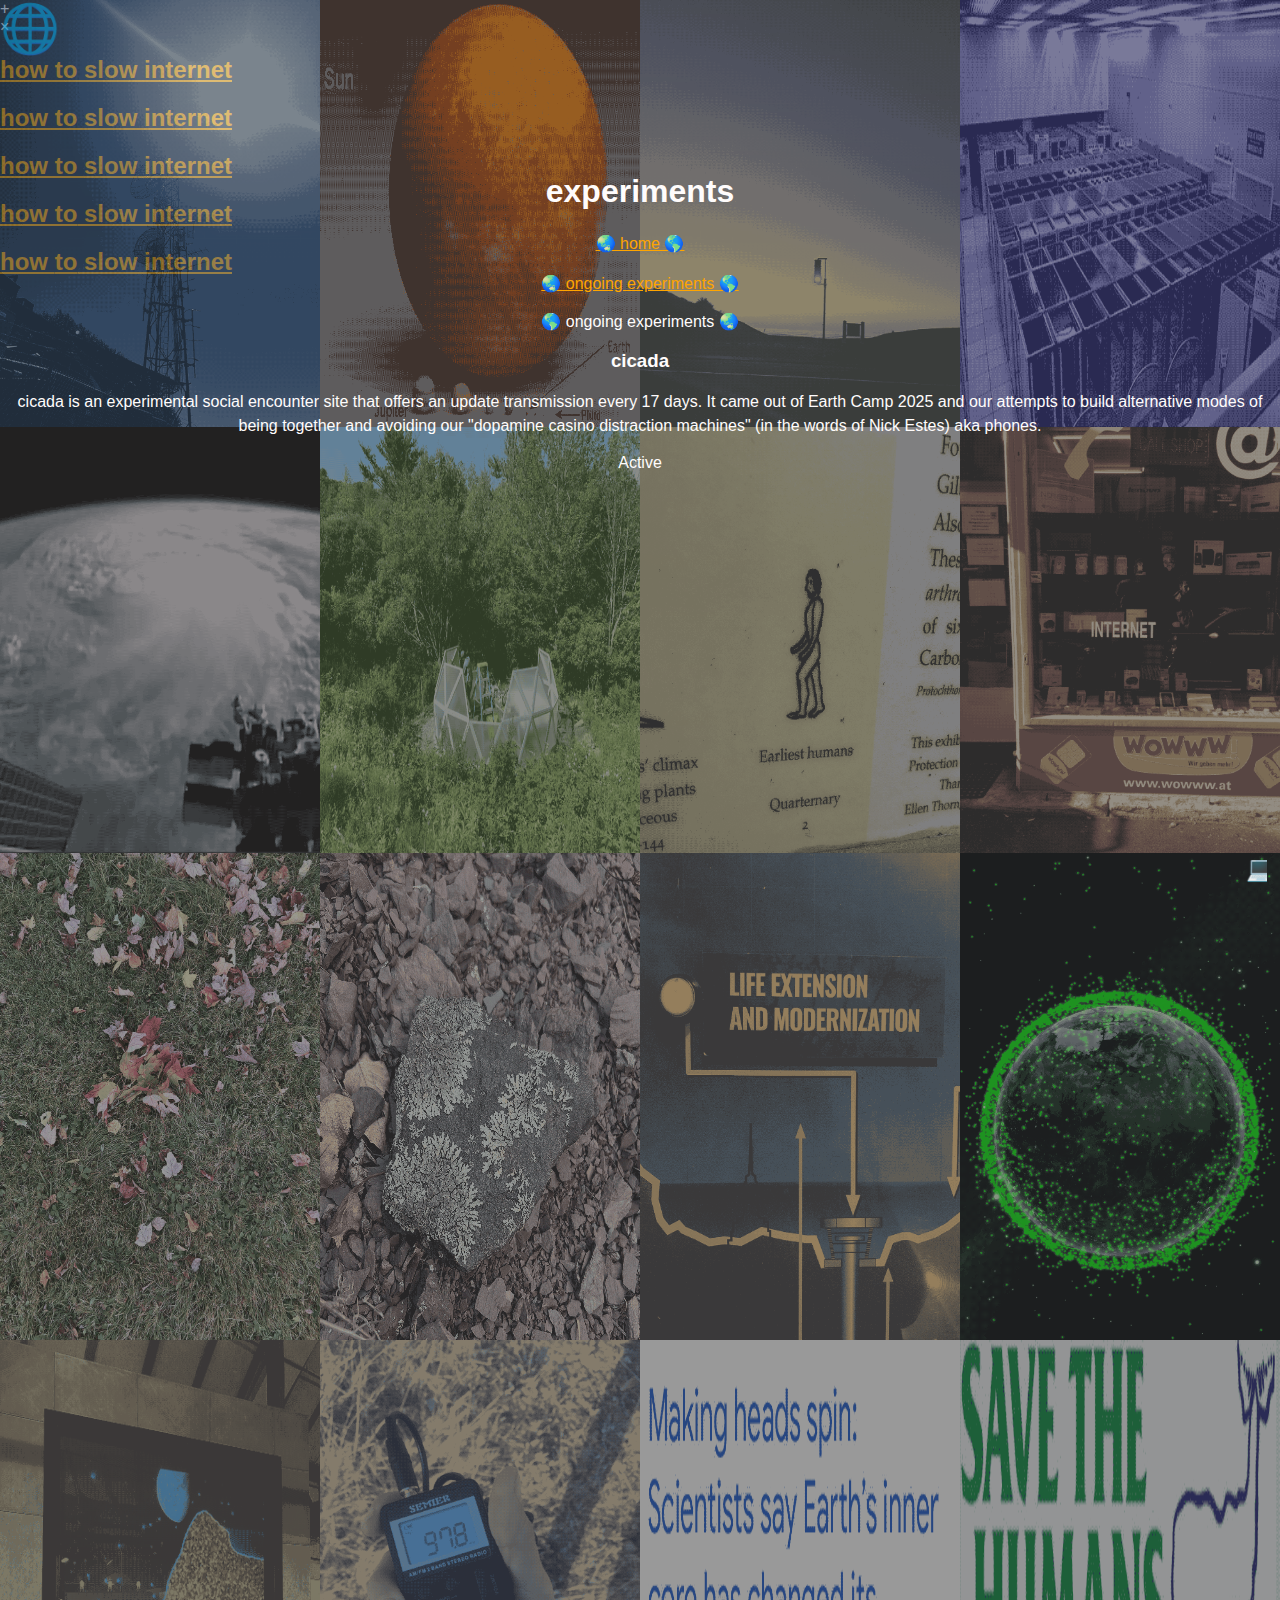
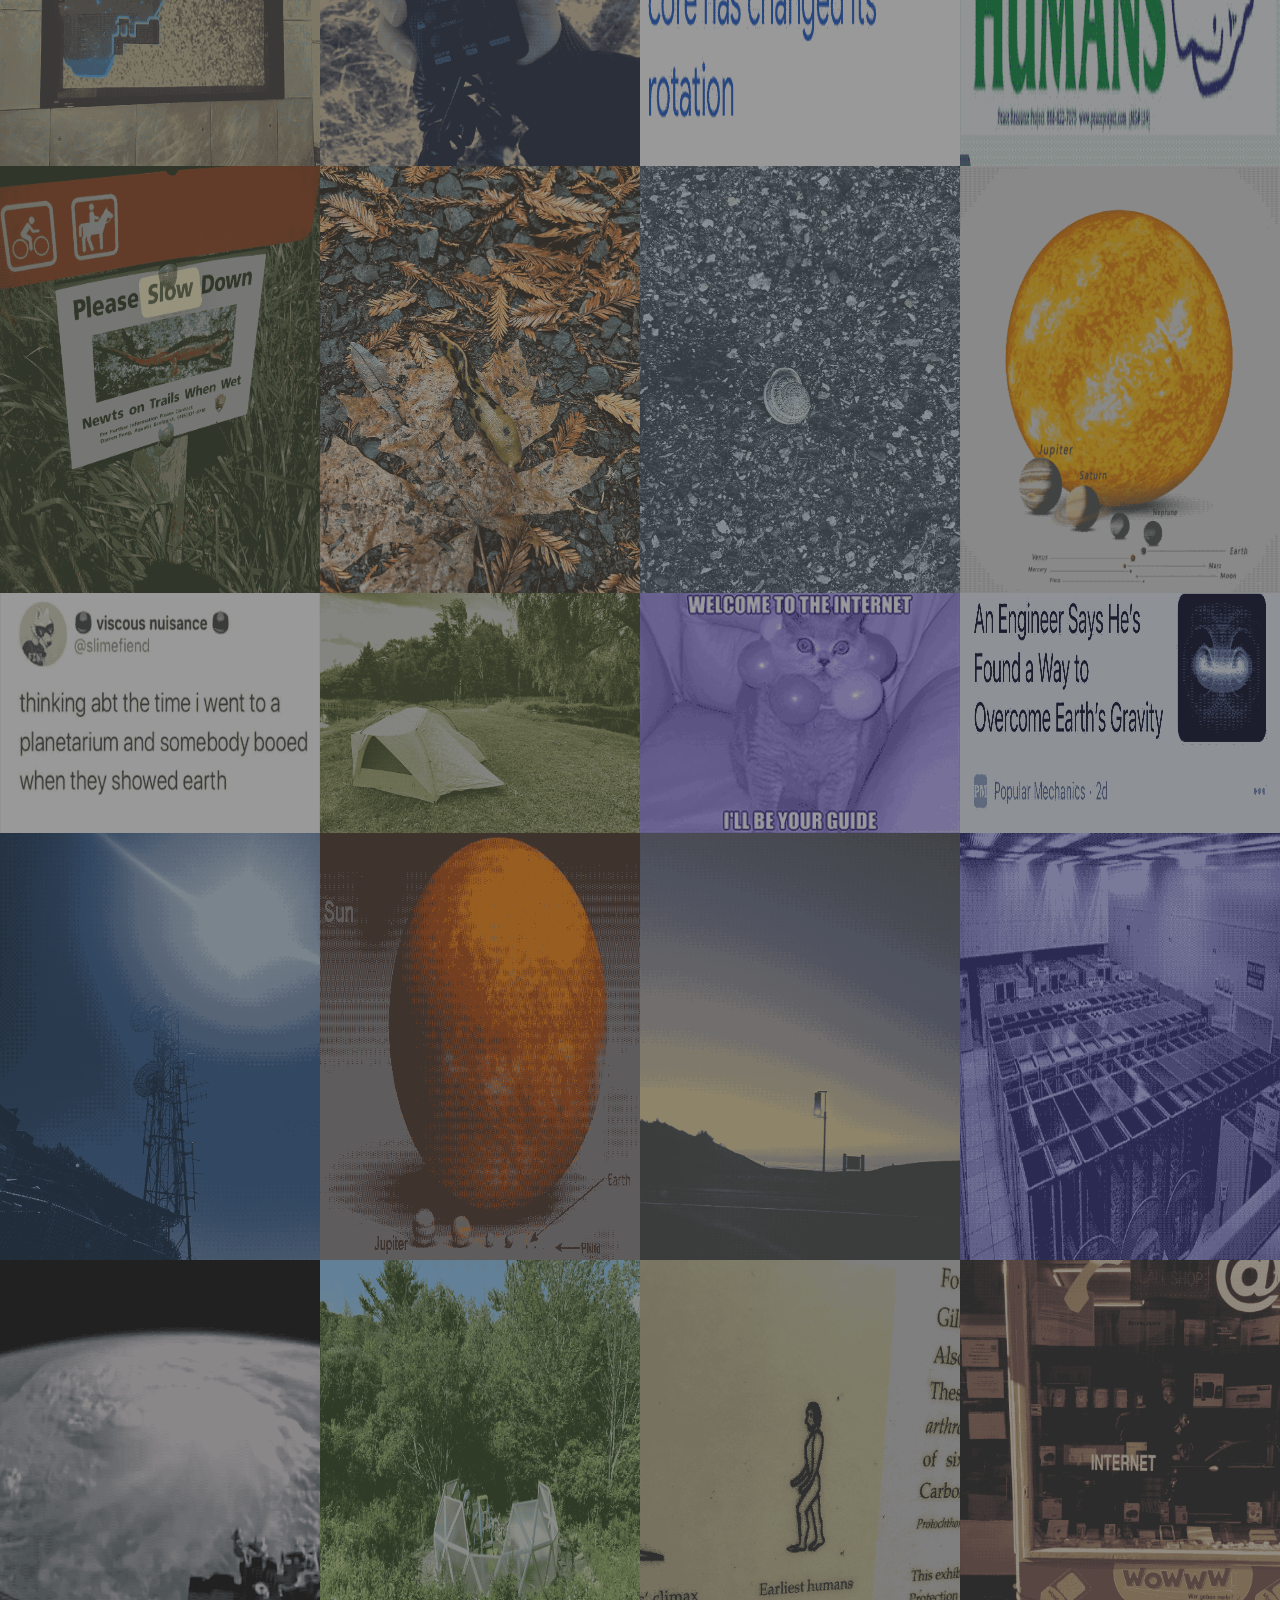
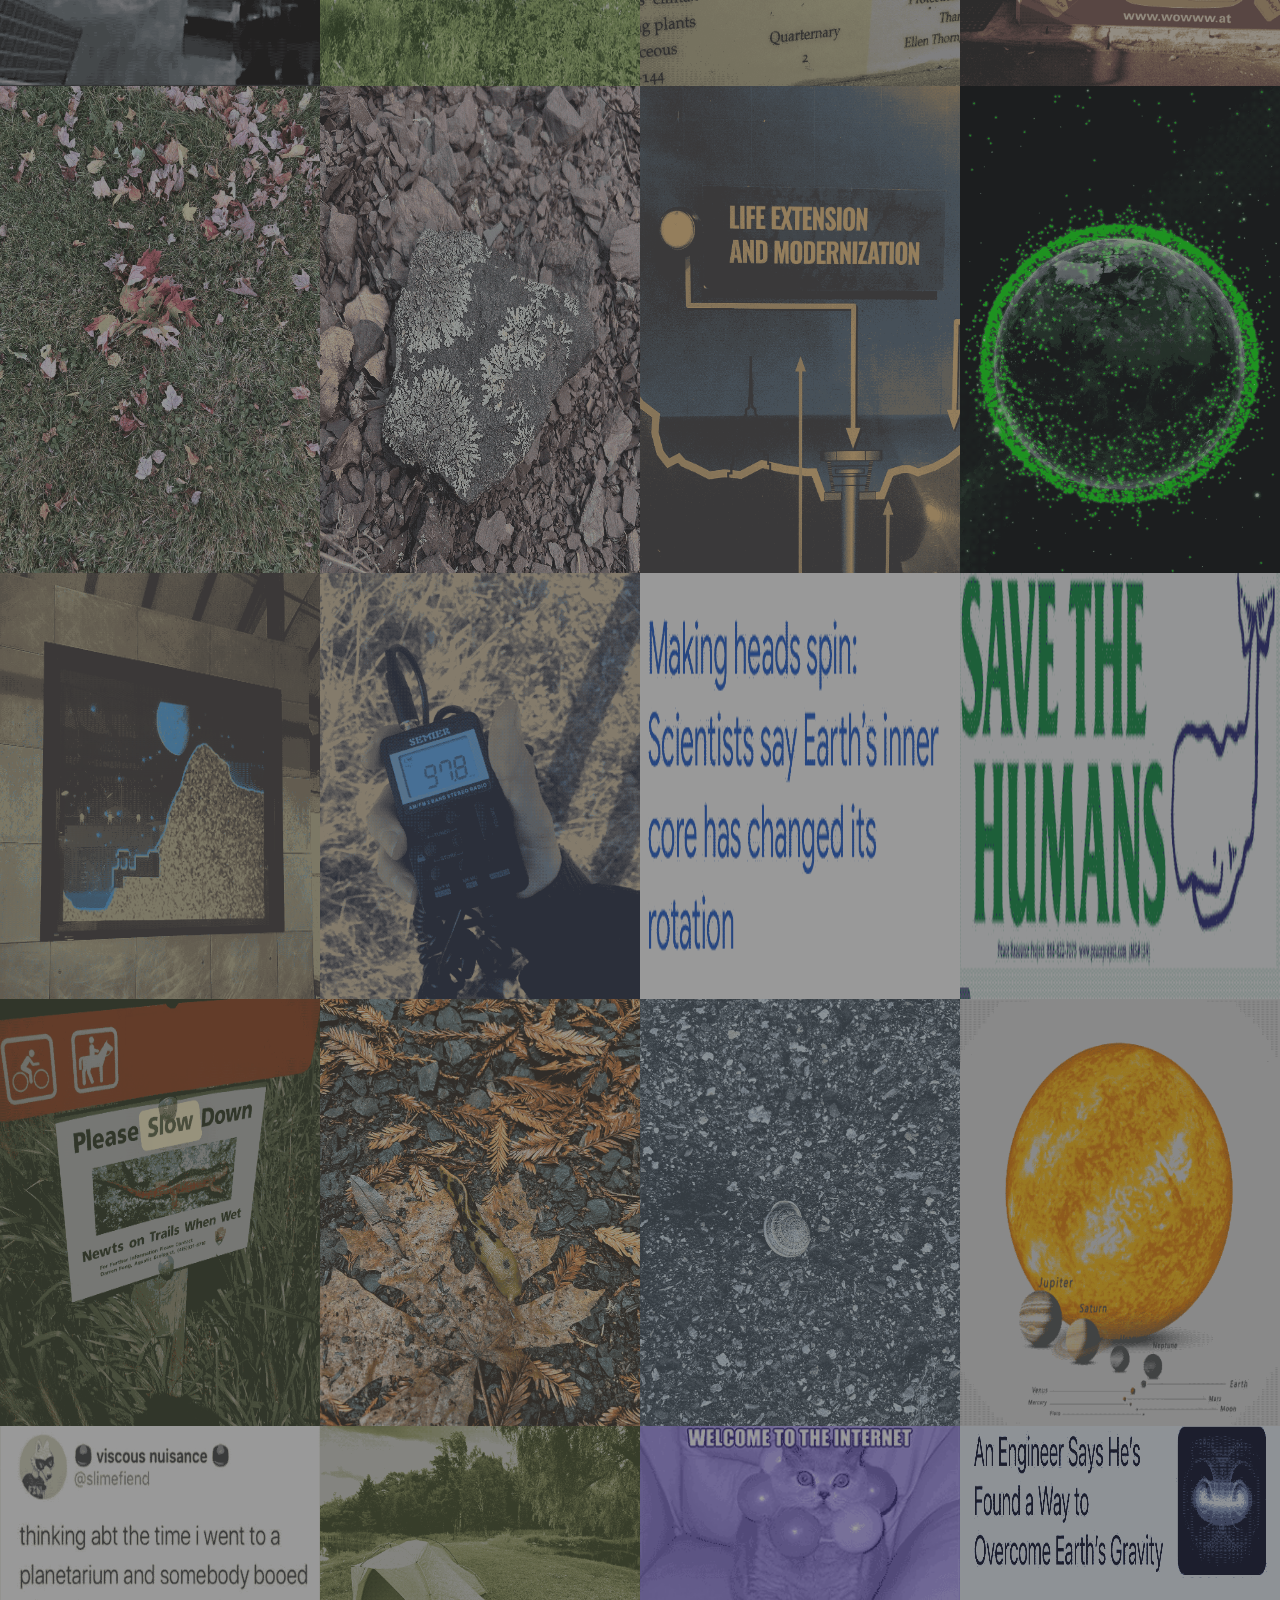
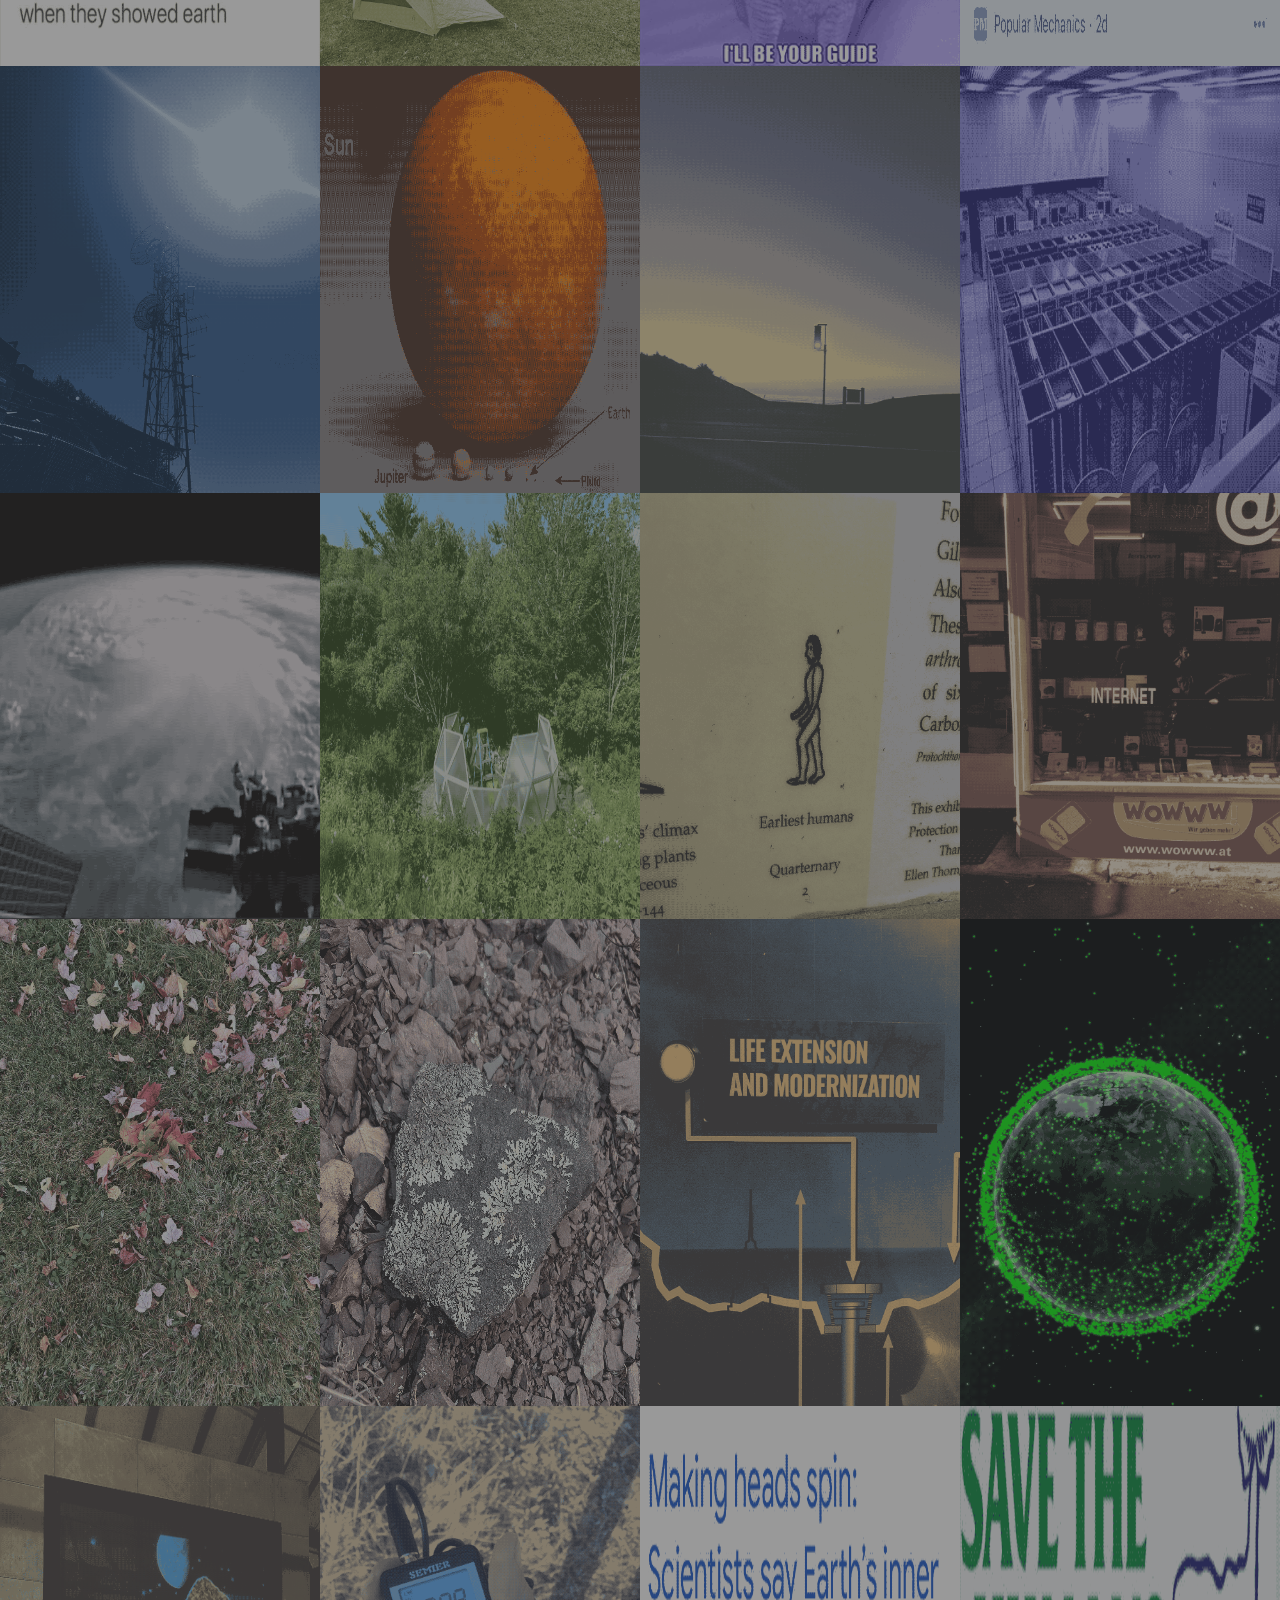
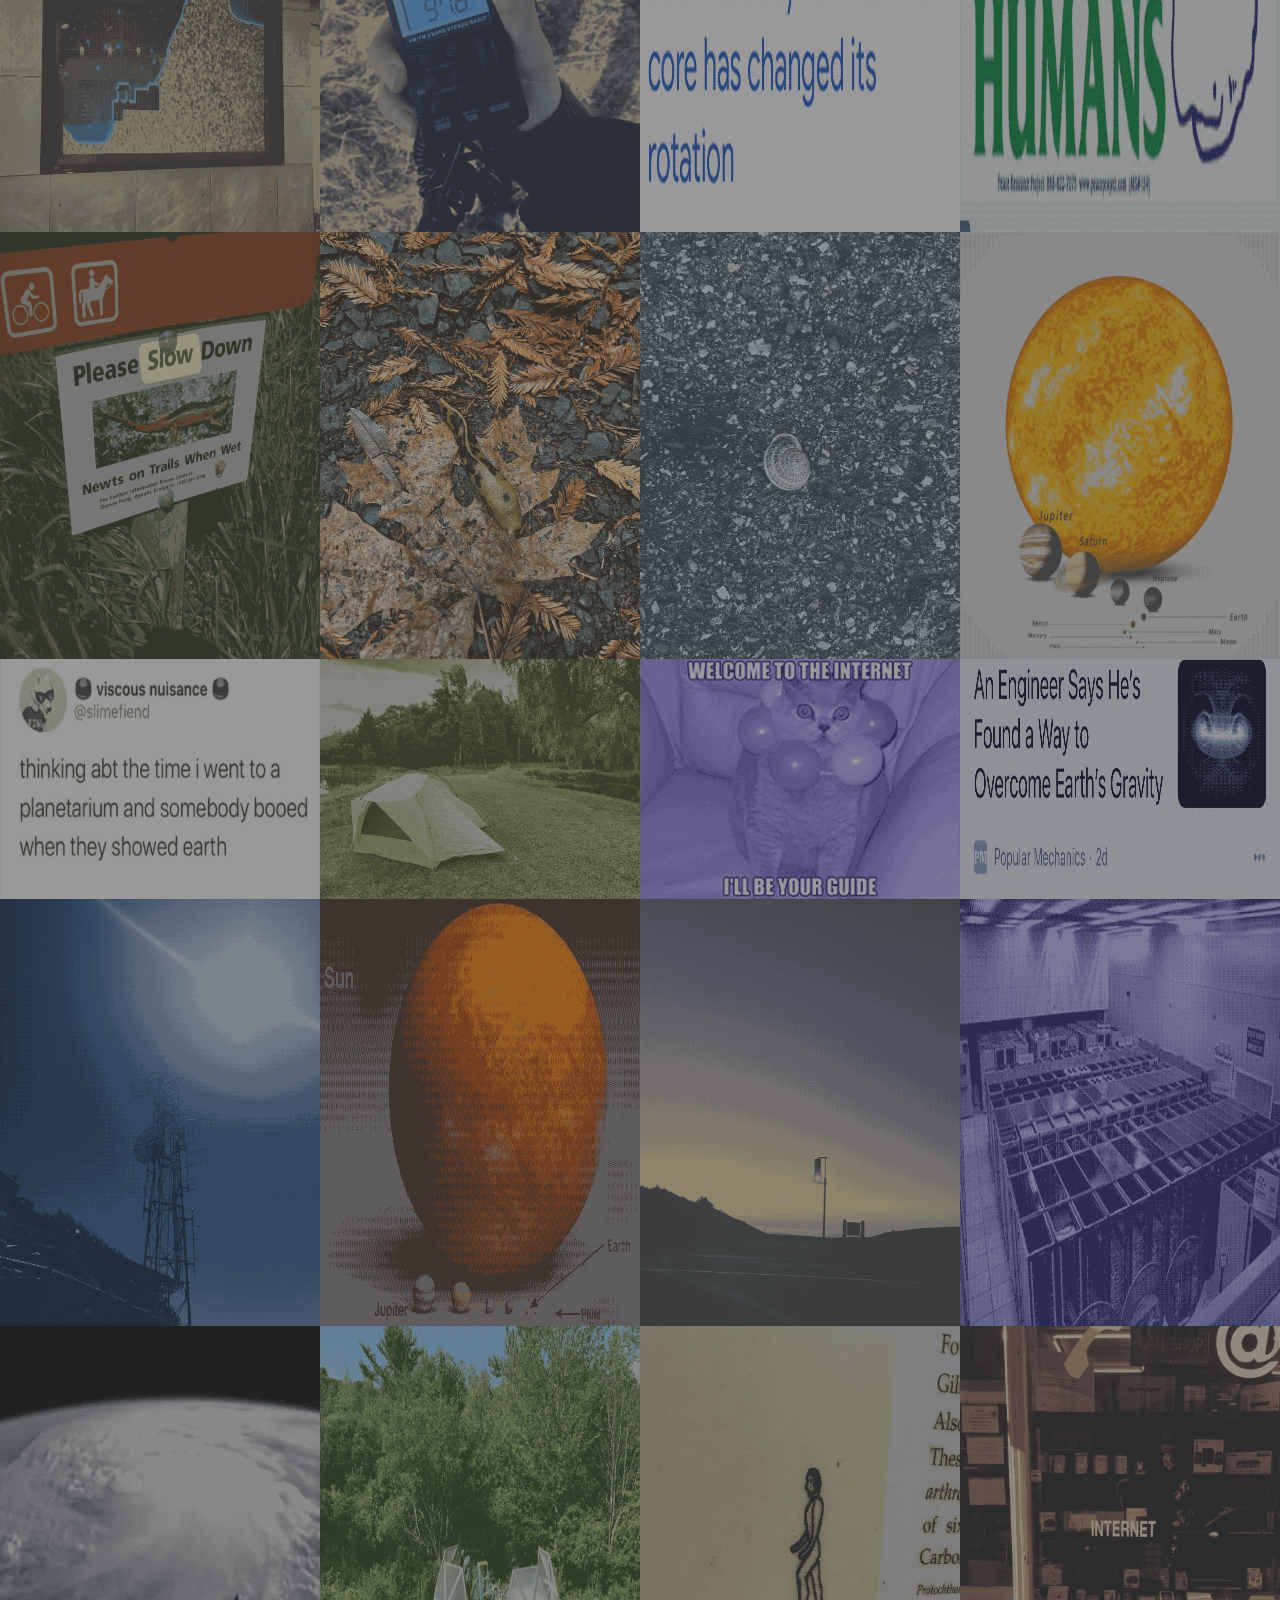
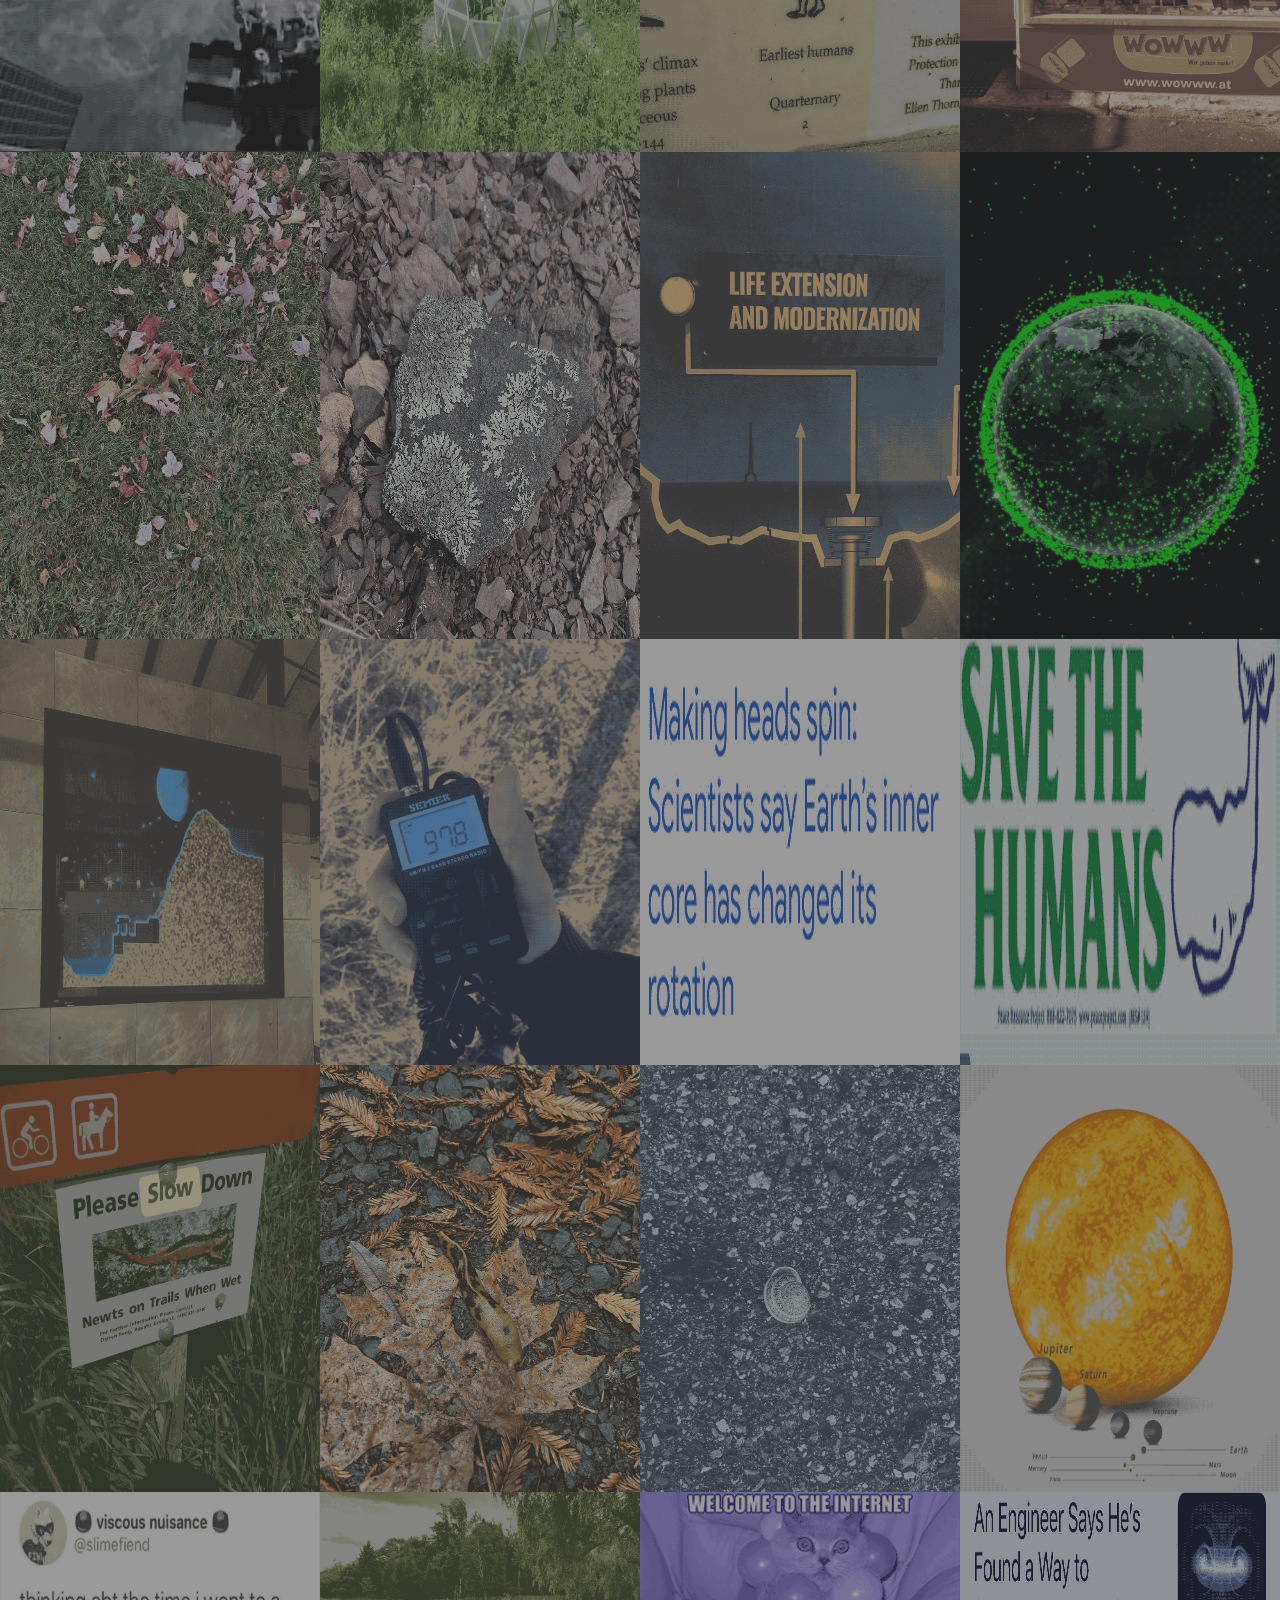
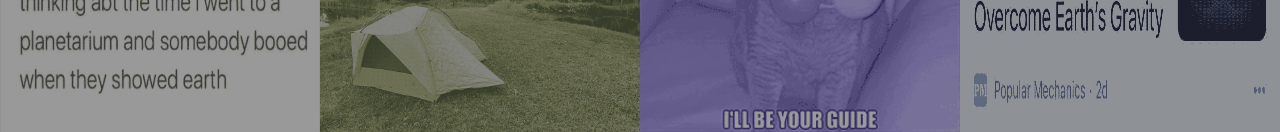
<file: experiments.html>
<!DOCTYPE html>
<html lang="en">
    <head>
        <meta charset="utf-8">
        <meta http-equiv="X-UA-Compatible" content="IE=edge">
        <title>experiments - how to slow internet</title>
        <meta name="description" content="Experiments - Slow Internet">
        <meta name="viewport" content="width=device-width, initial-scale=1">
        <link rel="stylesheet" href="css/style.css">
    </head>
    <body>
<main>
    <nav>
<h1>experiments</h1>
<a href="index.html">
    <p>🌏 home 🌎</p>
    </a>
<a href="#ongoing">
    <p>🌏 ongoing experiments 🌎</p>
    </a>
</nav>
<div id="content">
<!-- ongoing experiments section - currently only cicada -->
<section id="ongoing">
    🌎 ongoing experiments 🌏
   
   <!-- cicada experiment card with custom yellow/green styling -->
   <div class="experiment-card">
       <h3>cicada</h3>
       <p>cicada is an experimental social encounter site that offers an update transmission every 17 days. It came out of Earth Camp 2025 and our attempts to build alternative modes of being together and avoiding our "dopamine casino distraction machines" (in the words of Nick Estes) aka phones.</p>
       <span class="status">Active</span>
   </div>
</section>
</div>
</main>
<div id="balloon">🌐</div>
<div id="background">
    <img src="img/antennae.png" alt="">
    <img src="img/suntwo.png" alt="">
    <img src="img/beach.png" alt="">
    <img src="img/cern_datacenter.png" alt="">
    <img src="img/earth.png" alt="">
    <img src="img/geo.png" alt="">
    <img src="img/human.png" alt="">
    <img src="img/internet.png" alt="">
    <img src="img/leaves.png" alt="">
    <img src="img/lichen.png" alt="">
    <img src="img/life.png" alt="">
    <img src="img/musk.png" alt="">
    <img src="img/powermoon.png" alt="">
    <img src="img/radio.png" alt="">
    <img src="img/rotation.png" alt="">
    <img src="img/savehumans.png" alt="">
    <img src="img/slow.png" alt="">
    <img src="img/slug.png" alt="">
    <img src="img/snail.png" alt="">
    <img src="img/sun.png" alt="">
    <img src="img/boo.png" alt="">
    <img src="img/tent.png" alt="">
    <img src="img/welcome.png" alt="">
    <img src="img/gravity.png" alt="">
    <img src="img/antennae.png" alt="">
    <img src="img/suntwo.png" alt="">
    <img src="img/beach.png" alt="">
    <img src="img/cern_datacenter.png" alt="">
    <img src="img/earth.png" alt="">
    <img src="img/geo.png" alt="">
    <img src="img/human.png" alt="">
    <img src="img/internet.png" alt="">
    <img src="img/leaves.png" alt="">
    <img src="img/lichen.png" alt="">
    <img src="img/life.png" alt="">
    <img src="img/musk.png" alt="">
    <img src="img/powermoon.png" alt="">
    <img src="img/radio.png" alt="">
    <img src="img/rotation.png" alt="">
    <img src="img/savehumans.png" alt="">
    <img src="img/slow.png" alt="">
    <img src="img/slug.png" alt="">
    <img src="img/snail.png" alt="">
    <img src="img/sun.png" alt="">
    <img src="img/boo.png" alt="">
    <img src="img/tent.png" alt="">
    <img src="img/welcome.png" alt="">
    <img src="img/gravity.png" alt="">
    <img src="img/antennae.png" alt="">
    <img src="img/suntwo.png" alt="">
    <img src="img/beach.png" alt="">
    <img src="img/cern_datacenter.png" alt="">
    <img src="img/earth.png" alt="">
    <img src="img/geo.png" alt="">
    <img src="img/human.png" alt="">
    <img src="img/internet.png" alt="">
    <img src="img/leaves.png" alt="">
    <img src="img/lichen.png" alt="">
    <img src="img/life.png" alt="">
    <img src="img/musk.png" alt="">
    <img src="img/powermoon.png" alt="">
    <img src="img/radio.png" alt="">
    <img src="img/rotation.png" alt="">
    <img src="img/savehumans.png" alt="">
    <img src="img/slow.png" alt="">
    <img src="img/slug.png" alt="">
    <img src="img/snail.png" alt="">
    <img src="img/sun.png" alt="">
    <img src="img/boo.png" alt="">
    <img src="img/tent.png" alt="">
    <img src="img/welcome.png" alt="">
    <img src="img/gravity.png" alt="">
    <img src="img/antennae.png" alt="">
    <img src="img/suntwo.png" alt="">
    <img src="img/beach.png" alt="">
    <img src="img/cern_datacenter.png" alt="">
    <img src="img/earth.png" alt="">
    <img src="img/geo.png" alt="">
    <img src="img/human.png" alt="">
    <img src="img/internet.png" alt="">
    <img src="img/leaves.png" alt="">
    <img src="img/lichen.png" alt="">
    <img src="img/life.png" alt="">
    <img src="img/musk.png" alt="">
    <img src="img/powermoon.png" alt="">
    <img src="img/radio.png" alt="">
    <img src="img/rotation.png" alt="">
    <img src="img/savehumans.png" alt="">
    <img src="img/slow.png" alt="">
    <img src="img/slug.png" alt="">
    <img src="img/snail.png" alt="">
    <img src="img/sun.png" alt="">
    <img src="img/boo.png" alt="">
    <img src="img/tent.png" alt="">
    <img src="img/welcome.png" alt="">
    <img src="img/gravity.png" alt="">

</div>
<footer>
    <marquee direction="left" behavior="scroll" scrollamount="2">💻 🔍 🔦 📝 </marquee>
</footer>
    <!-- Modal -->
    <div id="modalToggle" class="modal-toggle">+</div>
    <div id="modal" class="modal">
        <div class="modal-content">
            <span class="close">&times;</span>
            <div class="modal-links">
                <h2><a href="about.html" title="/about.html"><span class="underline">how</span> to slow internet</a></h2>
                <h2><a href="research.html" title="/research.html">how to <span class="underline">slow internet</span></a></h2>
                <h2><a href="guides.html" title="/guides.html">how to <span class="underline">slow</span> internet</a></h2>
                <h2><a href="experiments.html" title="/experiments.html"><span class="underline">how to</span> slow internet</a></h2>
                <h2><a href="contact.html" title="/contact.html">how <span class="underline">to</span> slow internet</a></h2>
            </div>
        </div>
    </div>

    <script>
        // Modal functionality
        const modal = document.getElementById('modal');
        const modalToggle = document.getElementById('modalToggle');
        const closeBtn = document.getElementsByClassName('close')[0];

        modalToggle.onclick = function() {
            modal.style.display = "block";
        }

        closeBtn.onclick = function() {
            modal.style.display = "none";
        }

        window.onclick = function(event) {
            if (event.target == modal) {
                modal.style.display = "none";
            }
        }
    </script>
    </body>
</html>
</file>
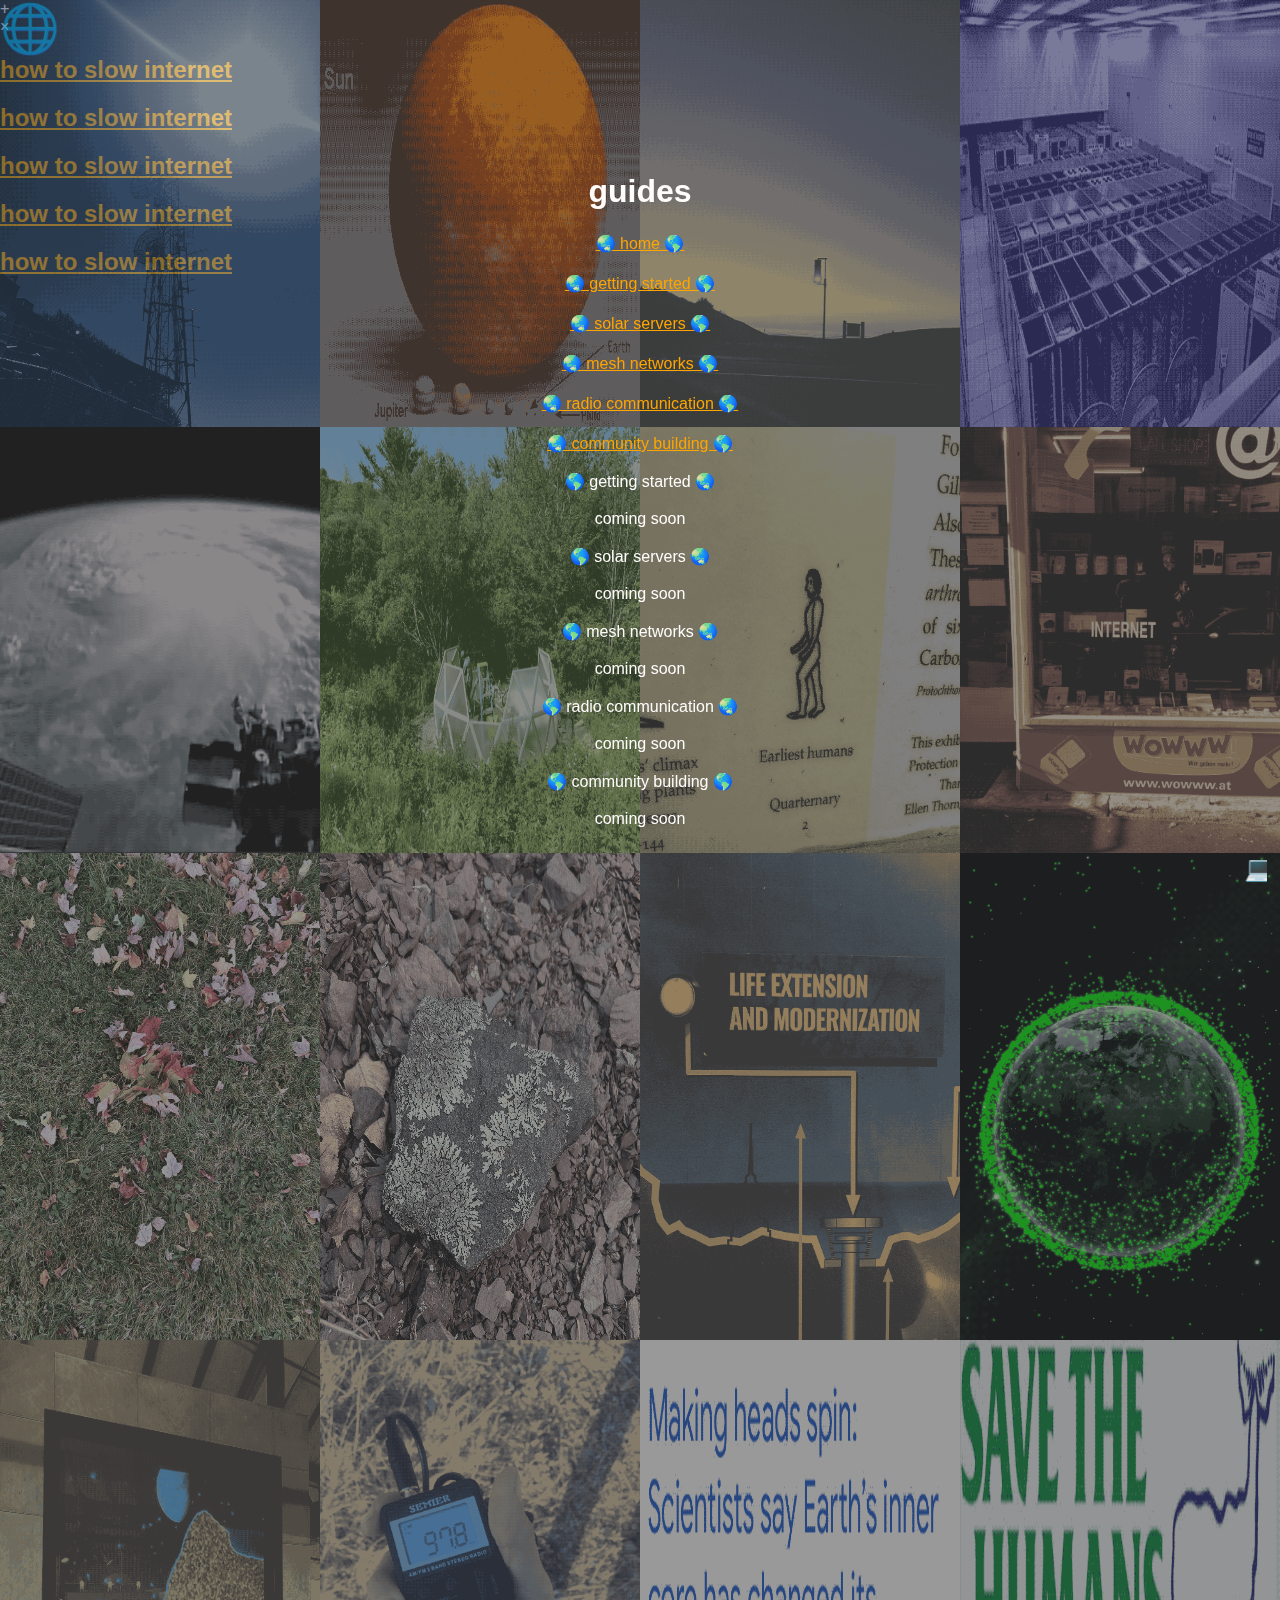
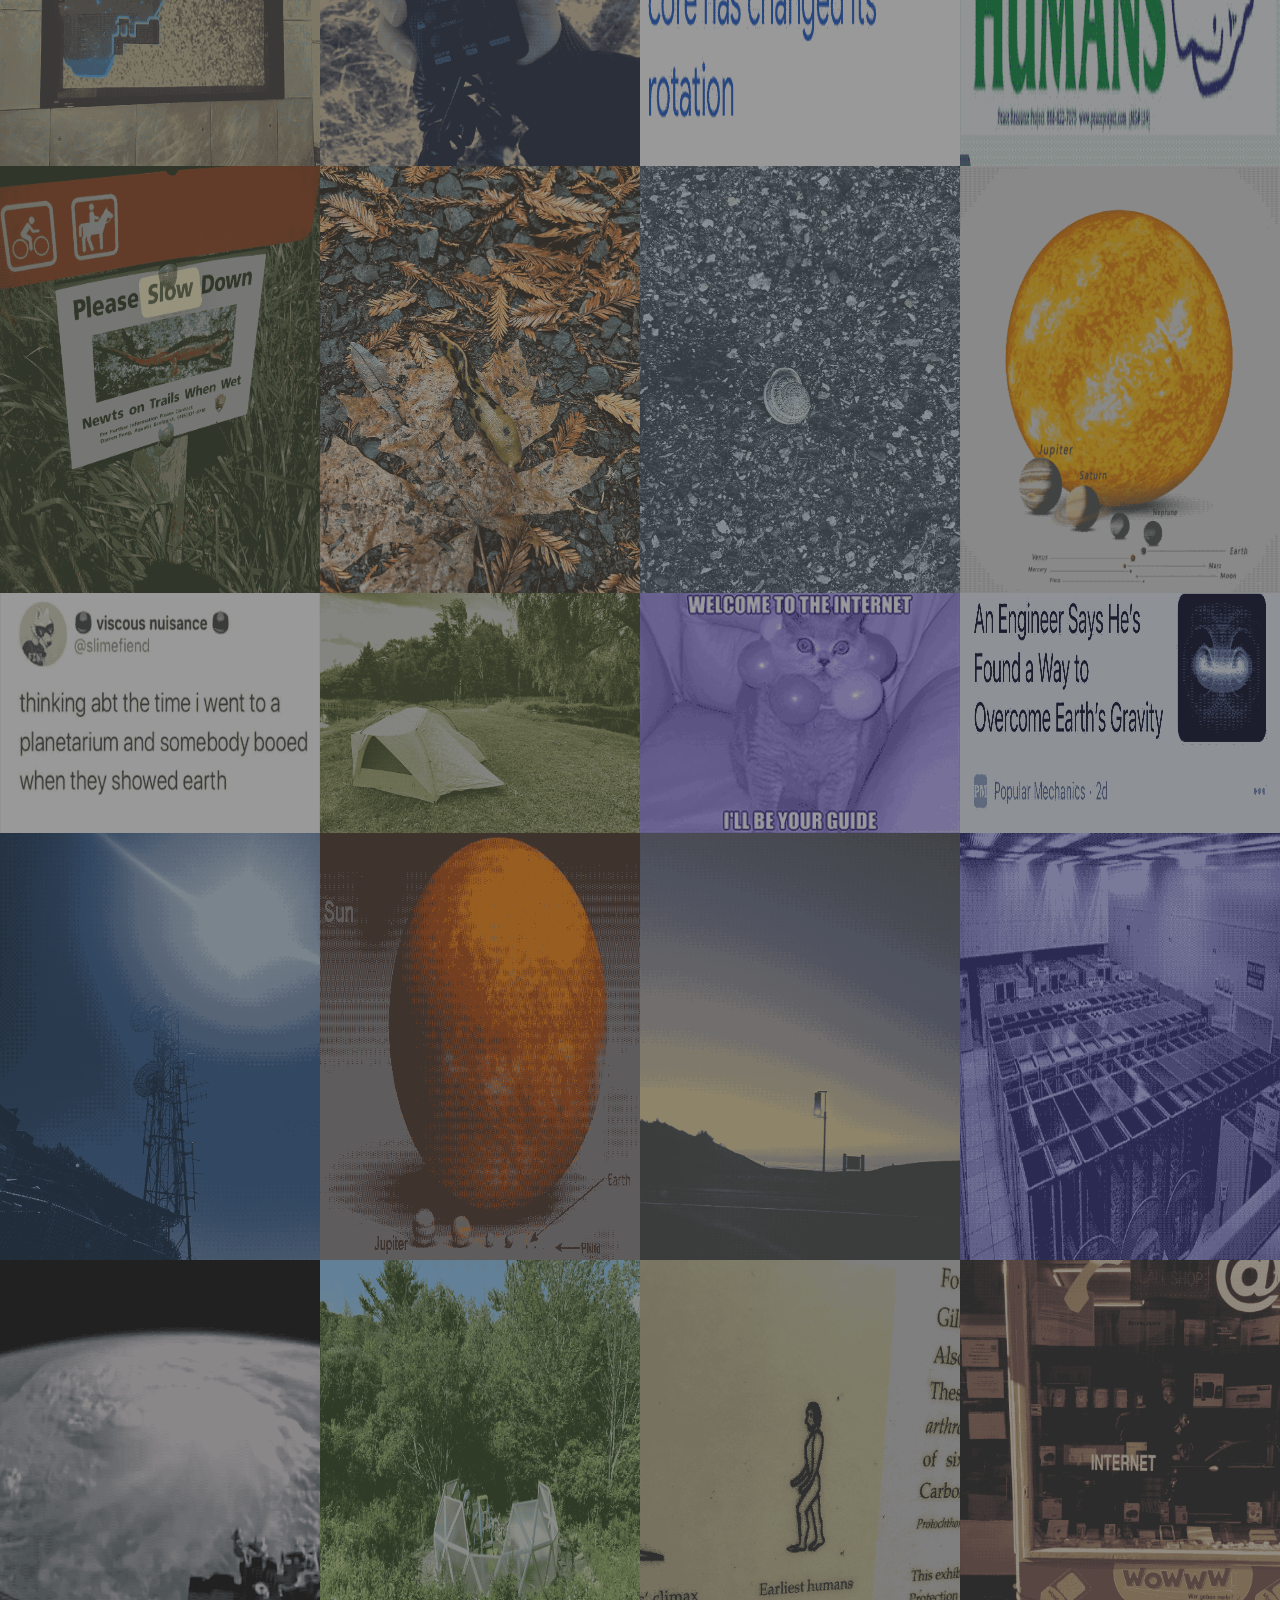
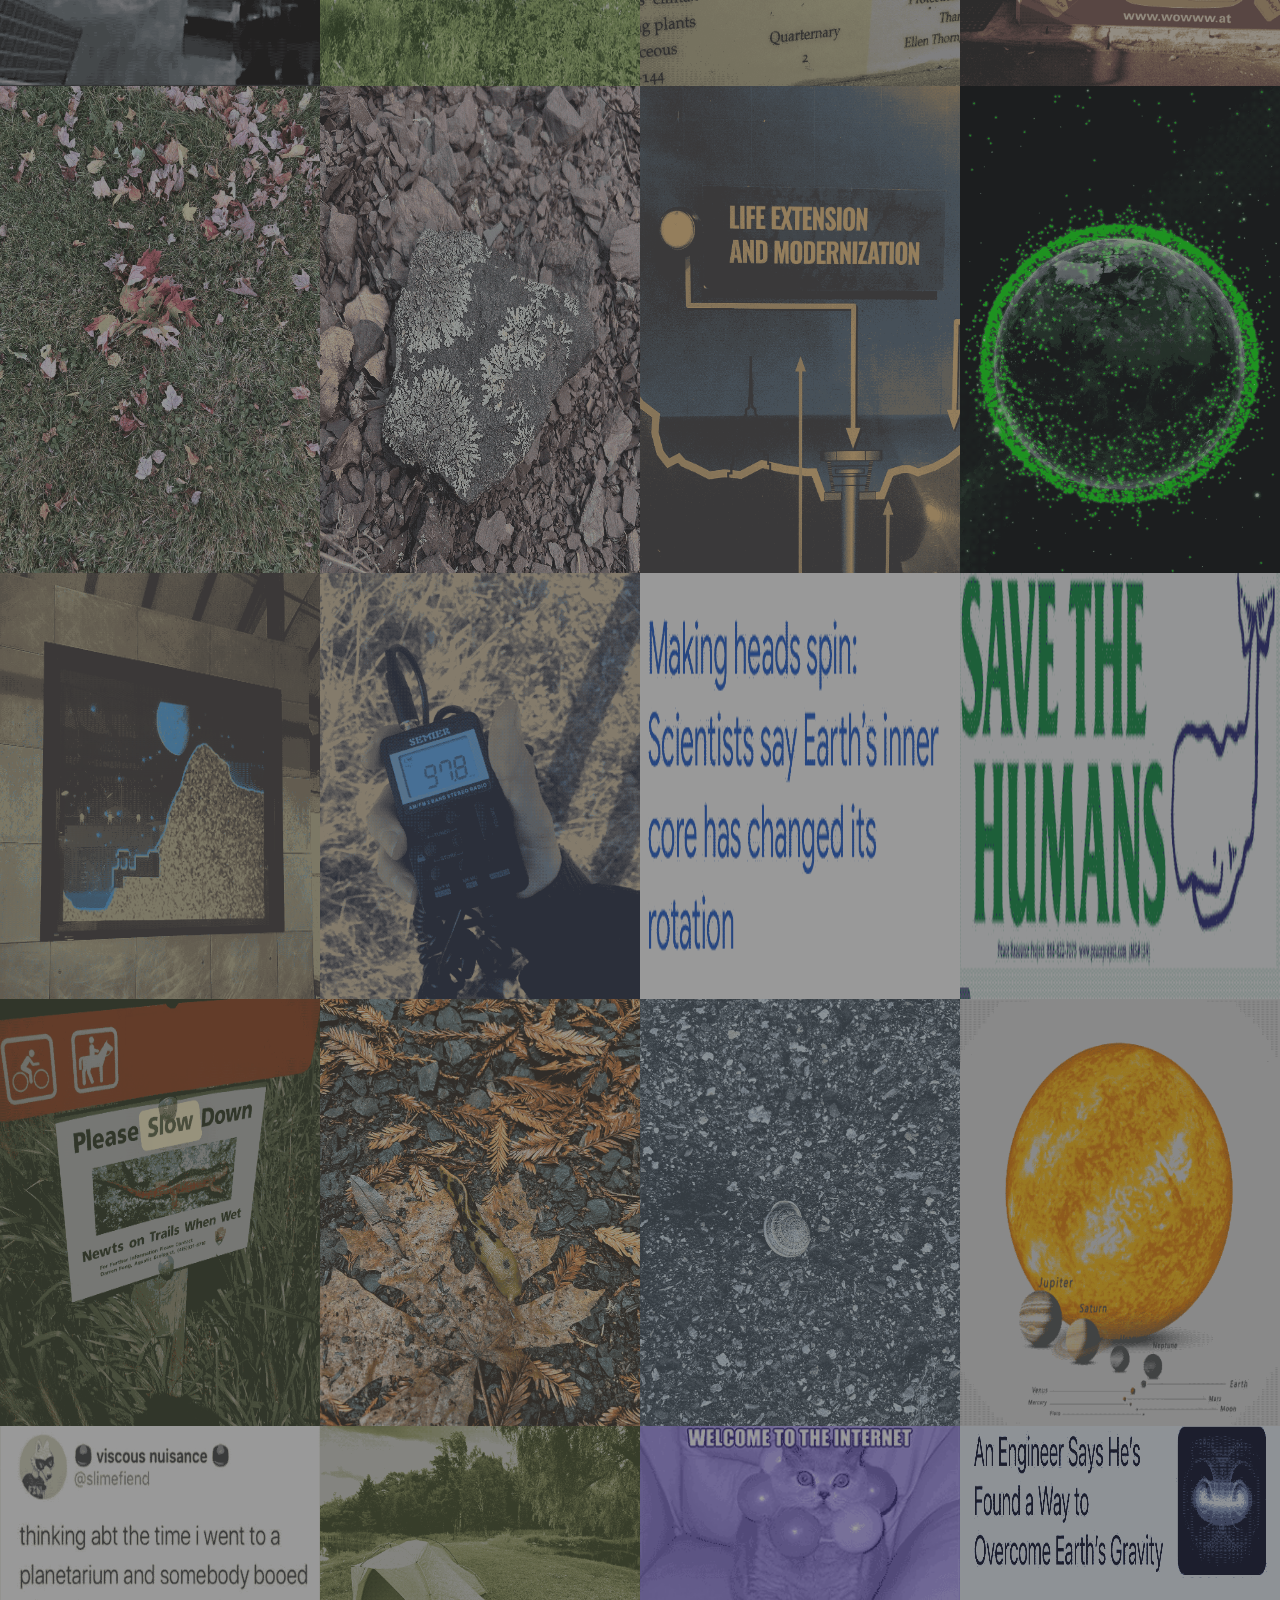
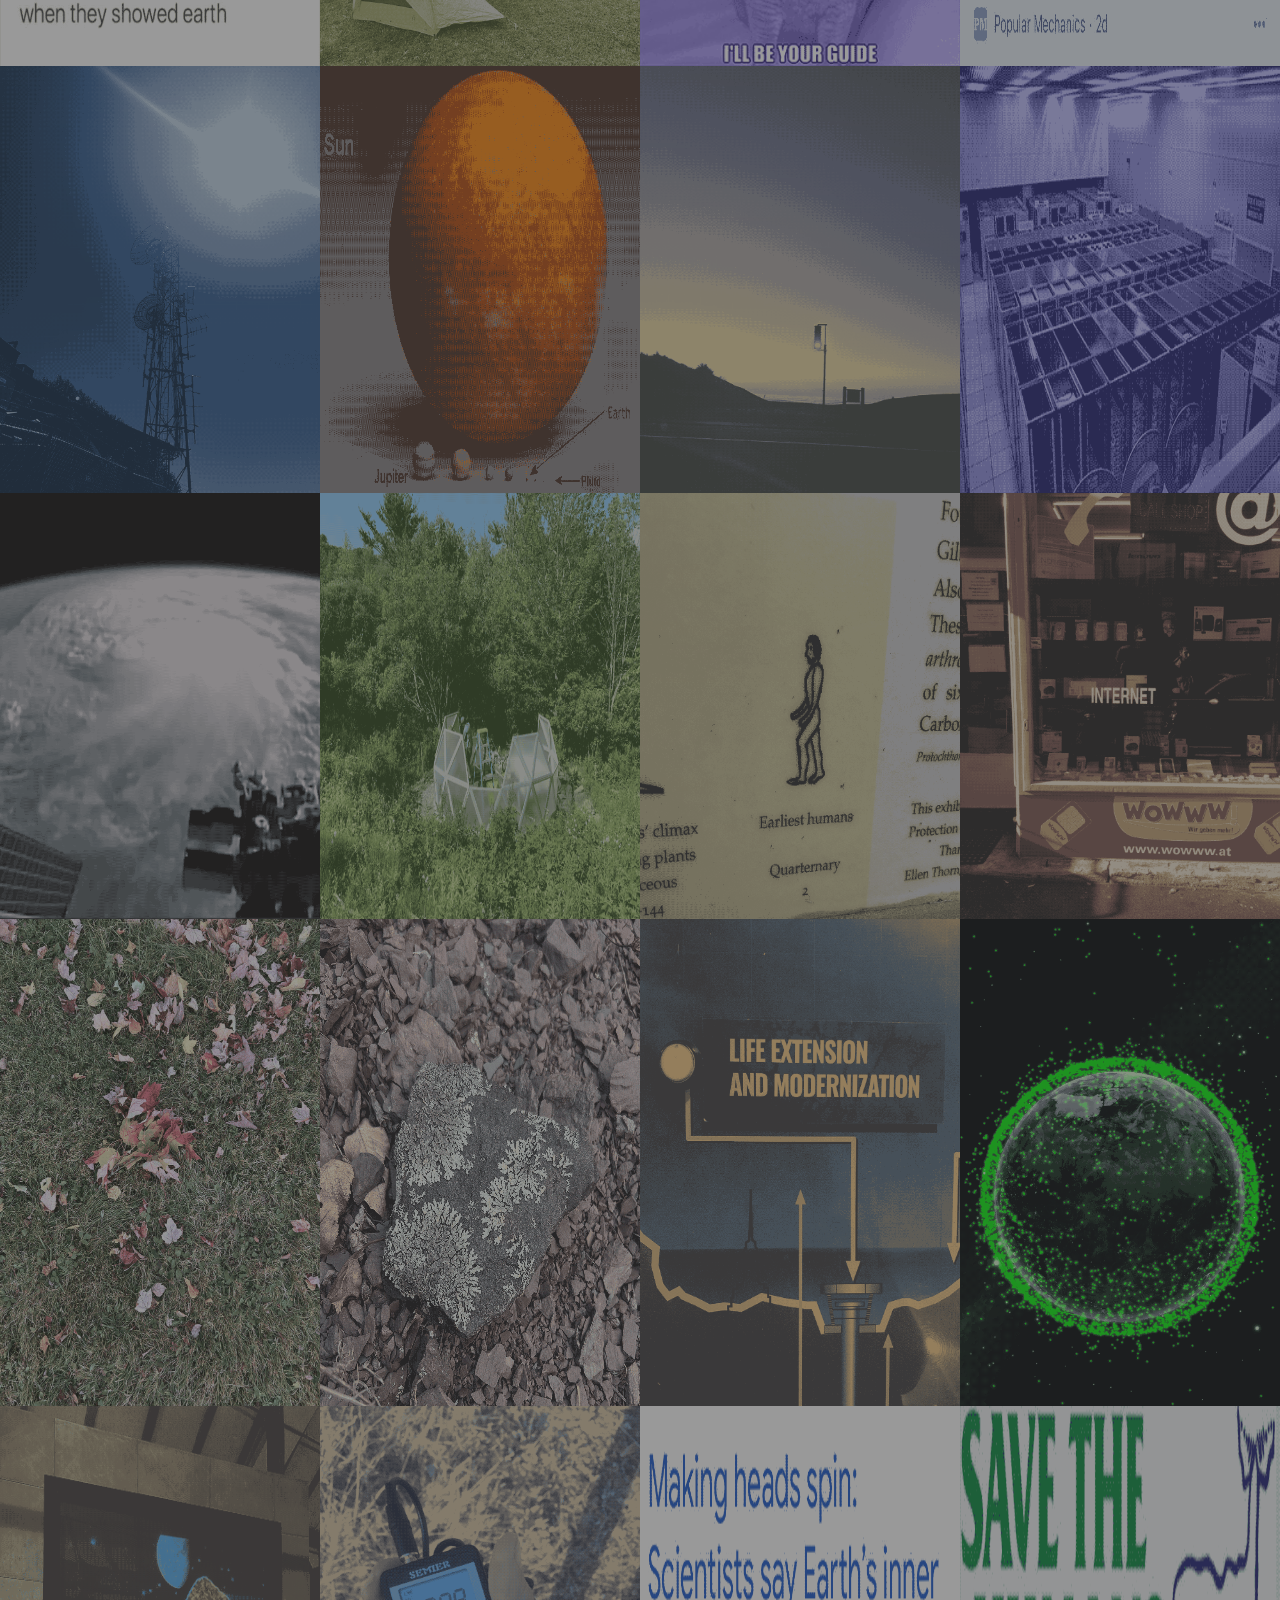
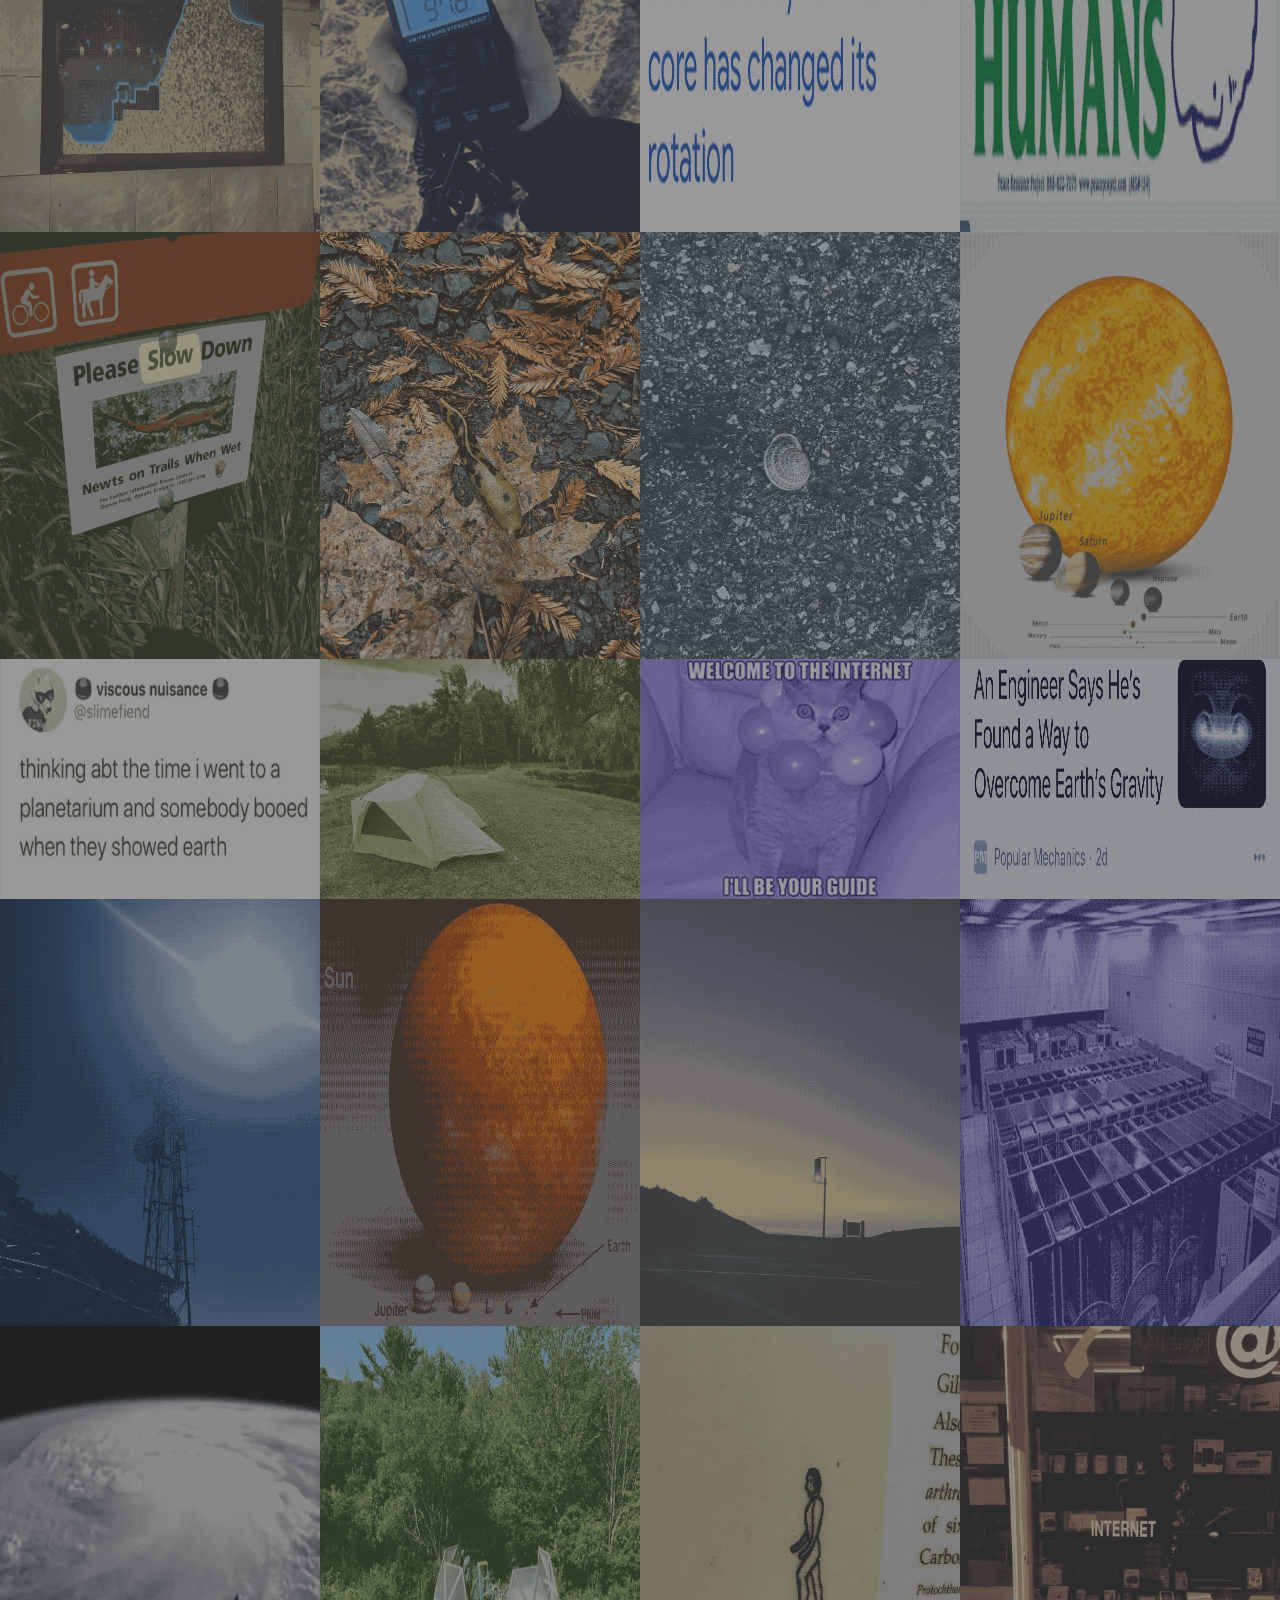
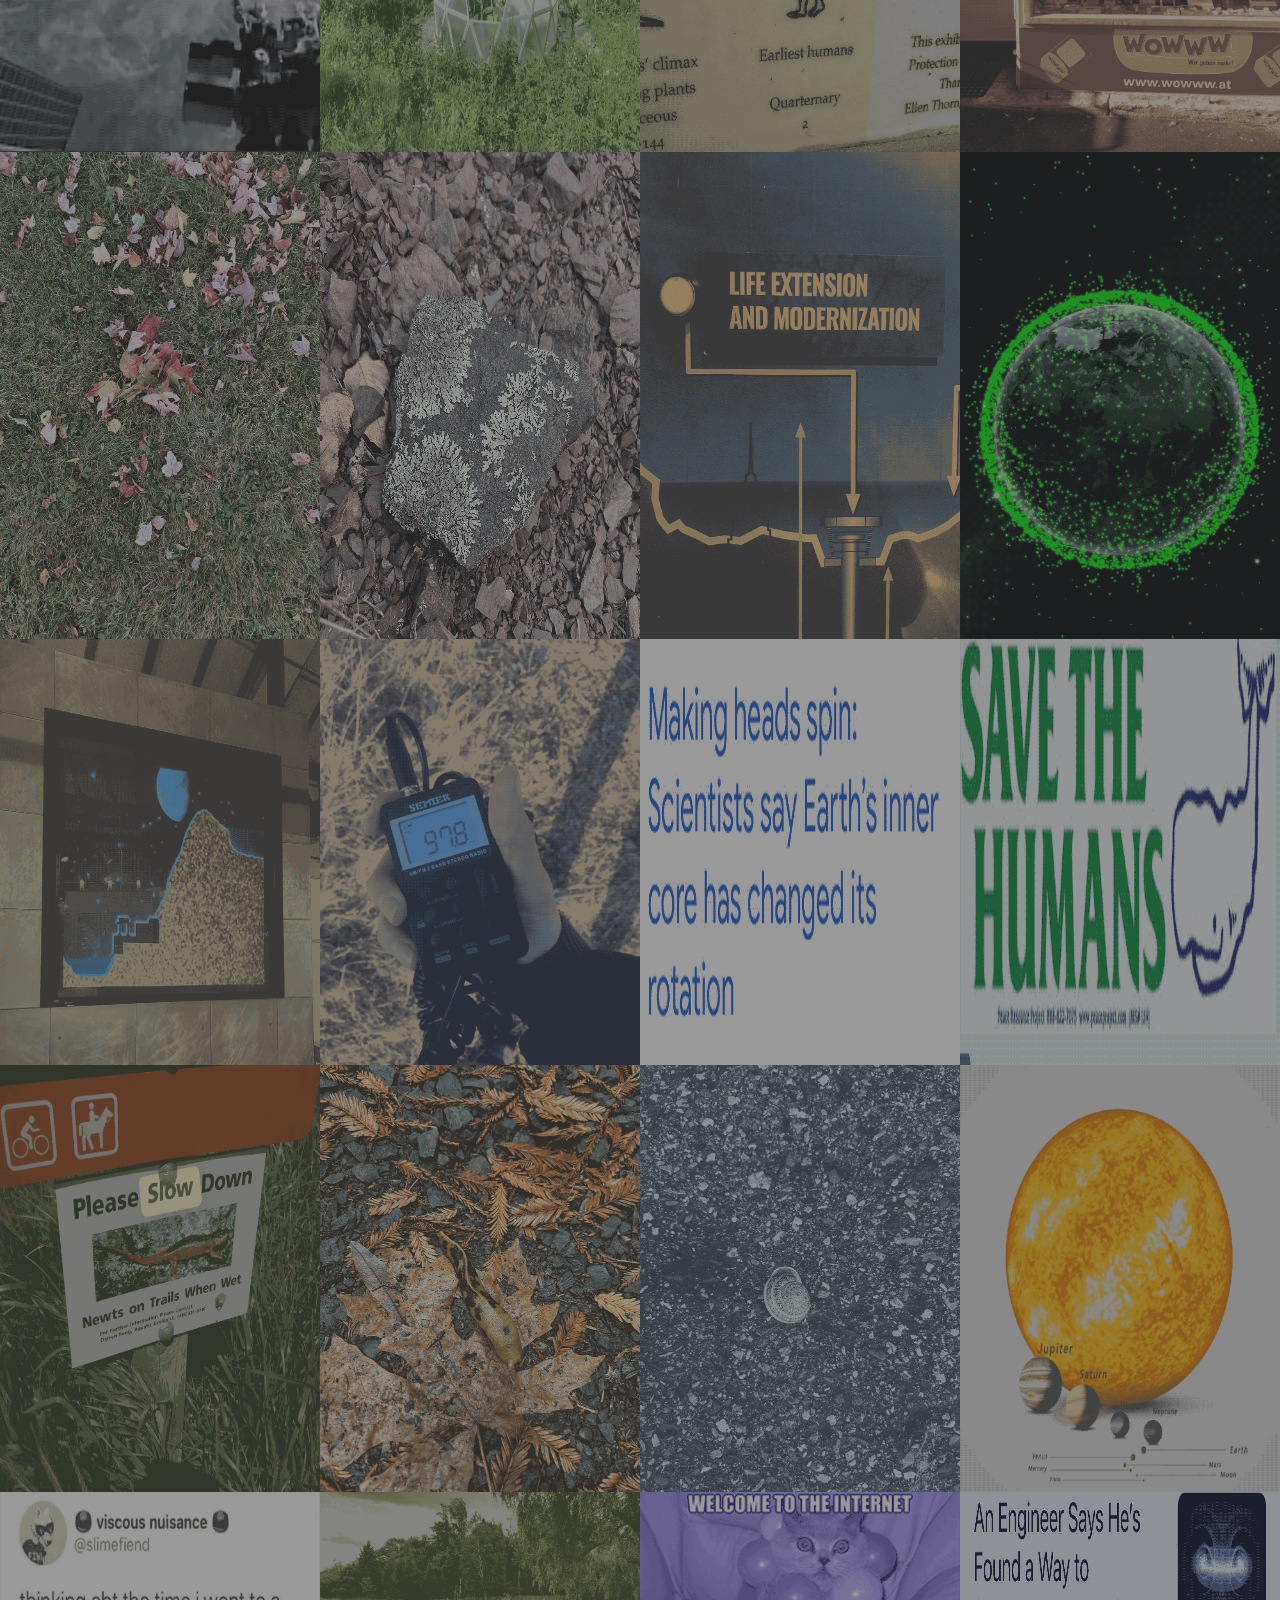
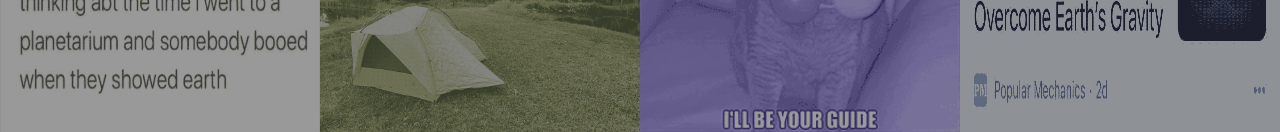
<file: guides.html>
<!DOCTYPE html>
<html lang="en">
    <head>
        <meta charset="utf-8">
        <meta http-equiv="X-UA-Compatible" content="IE=edge">
        <title>guides - how to slow internet</title>
        <meta name="description" content="Guides - Slow Internet">
        <meta name="viewport" content="width=device-width, initial-scale=1">
        <link rel="stylesheet" href="css/style.css">
    </head>
    <body class="guides-page">
<main>
    <nav>
<h1>guides</h1>
<a href="index.html">
    <p>🌏 home 🌎</p>
    </a>
<a href="#getting-started">
    <p>🌏 getting started 🌎</p>
    </a>
<a href="#solar-servers">   
<p>🌏 solar servers 🌎</p>
</a> 
<a href="#mesh-networks">
<p>🌏 mesh networks 🌎</p>
</a>
<a href="#radio-communication">
<p>🌏 radio communication 🌎</p>
</a>
<a href="#community-building">
<p>🌏 community building 🌎</p>
</a>
</nav>
<div id="content">
<!-- simplified guide sections - all coming soon -->
<section id="getting-started">
    🌎 getting started 🌏
   <p>coming soon</p>
</section>
<section id="solar-servers">
    🌎 solar servers 🌏
    <p>coming soon</p>
</section>
<section id="mesh-networks">
    🌎 mesh networks 🌏
    <p>coming soon</p>
</section>
<section id="radio-communication">
    🌎 radio communication 🌏
    <p>coming soon</p>
</section>
<section id="community-building">
    🌎 community building 🌎
    <p>coming soon</p>
</section>
</div>
</main>
<div id="balloon">🌐</div>
<div id="background">
    <img src="img/antennae.png" alt="">
    <img src="img/suntwo.png" alt="">
    <img src="img/beach.png" alt="">
    <img src="img/cern_datacenter.png" alt="">
    <img src="img/earth.png" alt="">
    <img src="img/geo.png" alt="">
    <img src="img/human.png" alt="">
    <img src="img/internet.png" alt="">
    <img src="img/leaves.png" alt="">
    <img src="img/lichen.png" alt="">
    <img src="img/life.png" alt="">
    <img src="img/musk.png" alt="">
    <img src="img/powermoon.png" alt="">
    <img src="img/radio.png" alt="">
    <img src="img/rotation.png" alt="">
    <img src="img/savehumans.png" alt="">
    <img src="img/slow.png" alt="">
    <img src="img/slug.png" alt="">
    <img src="img/snail.png" alt="">
    <img src="img/sun.png" alt="">
    <img src="img/boo.png" alt="">
    <img src="img/tent.png" alt="">
    <img src="img/welcome.png" alt="">
    <img src="img/gravity.png" alt="">
    <img src="img/antennae.png" alt="">
    <img src="img/suntwo.png" alt="">
    <img src="img/beach.png" alt="">
    <img src="img/cern_datacenter.png" alt="">
    <img src="img/earth.png" alt="">
    <img src="img/geo.png" alt="">
    <img src="img/human.png" alt="">
    <img src="img/internet.png" alt="">
    <img src="img/leaves.png" alt="">
    <img src="img/lichen.png" alt="">
    <img src="img/life.png" alt="">
    <img src="img/musk.png" alt="">
    <img src="img/powermoon.png" alt="">
    <img src="img/radio.png" alt="">
    <img src="img/rotation.png" alt="">
    <img src="img/savehumans.png" alt="">
    <img src="img/slow.png" alt="">
    <img src="img/slug.png" alt="">
    <img src="img/snail.png" alt="">
    <img src="img/sun.png" alt="">
    <img src="img/boo.png" alt="">
    <img src="img/tent.png" alt="">
    <img src="img/welcome.png" alt="">
    <img src="img/gravity.png" alt="">
    <img src="img/antennae.png" alt="">
    <img src="img/suntwo.png" alt="">
    <img src="img/beach.png" alt="">
    <img src="img/cern_datacenter.png" alt="">
    <img src="img/earth.png" alt="">
    <img src="img/geo.png" alt="">
    <img src="img/human.png" alt="">
    <img src="img/internet.png" alt="">
    <img src="img/leaves.png" alt="">
    <img src="img/lichen.png" alt="">
    <img src="img/life.png" alt="">
    <img src="img/musk.png" alt="">
    <img src="img/powermoon.png" alt="">
    <img src="img/radio.png" alt="">
    <img src="img/rotation.png" alt="">
    <img src="img/savehumans.png" alt="">
    <img src="img/slow.png" alt="">
    <img src="img/slug.png" alt="">
    <img src="img/snail.png" alt="">
    <img src="img/sun.png" alt="">
    <img src="img/boo.png" alt="">
    <img src="img/tent.png" alt="">
    <img src="img/welcome.png" alt="">
    <img src="img/gravity.png" alt="">
    <img src="img/antennae.png" alt="">
    <img src="img/suntwo.png" alt="">
    <img src="img/beach.png" alt="">
    <img src="img/cern_datacenter.png" alt="">
    <img src="img/earth.png" alt="">
    <img src="img/geo.png" alt="">
    <img src="img/human.png" alt="">
    <img src="img/internet.png" alt="">
    <img src="img/leaves.png" alt="">
    <img src="img/lichen.png" alt="">
    <img src="img/life.png" alt="">
    <img src="img/musk.png" alt="">
    <img src="img/powermoon.png" alt="">
    <img src="img/radio.png" alt="">
    <img src="img/rotation.png" alt="">
    <img src="img/savehumans.png" alt="">
    <img src="img/slow.png" alt="">
    <img src="img/slug.png" alt="">
    <img src="img/snail.png" alt="">
    <img src="img/sun.png" alt="">
    <img src="img/boo.png" alt="">
    <img src="img/tent.png" alt="">
    <img src="img/welcome.png" alt="">
    <img src="img/gravity.png" alt="">

</div>
<footer>
    <marquee direction="left" behavior="scroll" scrollamount="2">💻 🔍 🔦 📝 </marquee>
</footer>
    <!-- Modal -->
    <div id="modalToggle" class="modal-toggle">+</div>
    <div id="modal" class="modal">
        <div class="modal-content">
            <span class="close">&times;</span>
            <div class="modal-links">
                <h2><a href="about.html" title="/about.html"><span class="underline">how</span> to slow internet</a></h2>
                <h2><a href="research.html" title="/research.html">how to <span class="underline">slow internet</span></a></h2>
                <h2><a href="guides.html" title="/guides.html">how to <span class="underline">slow</span> internet</a></h2>
                <h2><a href="experiments.html" title="/experiments.html"><span class="underline">how to</span> slow internet</a></h2>
                <h2><a href="contact.html" title="/contact.html">how <span class="underline">to</span> slow internet</a></h2>
            </div>
        </div>
    </div>

    <script>
        // Modal functionality
        const modal = document.getElementById('modal');
        const modalToggle = document.getElementById('modalToggle');
        const closeBtn = document.getElementsByClassName('close')[0];

        modalToggle.onclick = function() {
            modal.style.display = "block";
        }

        closeBtn.onclick = function() {
            modal.style.display = "none";
        }

        window.onclick = function(event) {
            if (event.target == modal) {
                modal.style.display = "none";
            }
        }
    </script>
    </body>
</html>
</file>
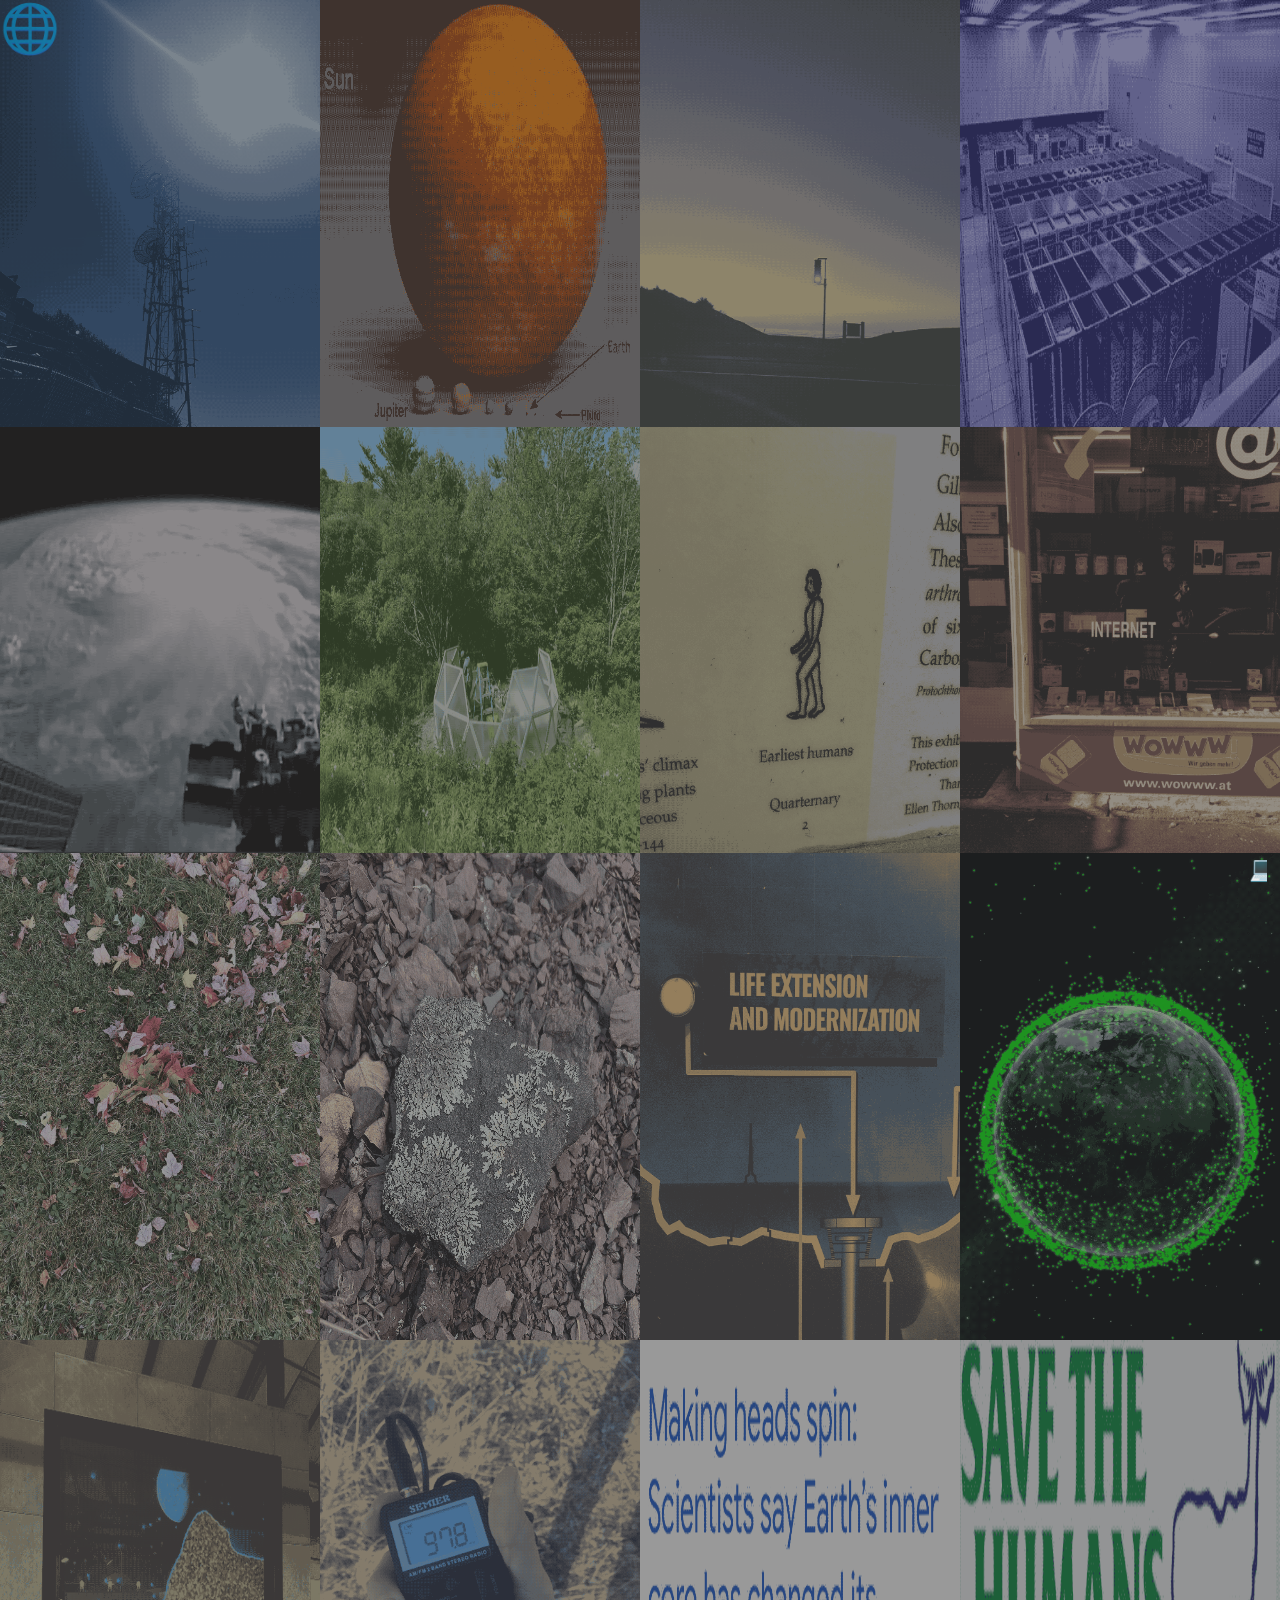
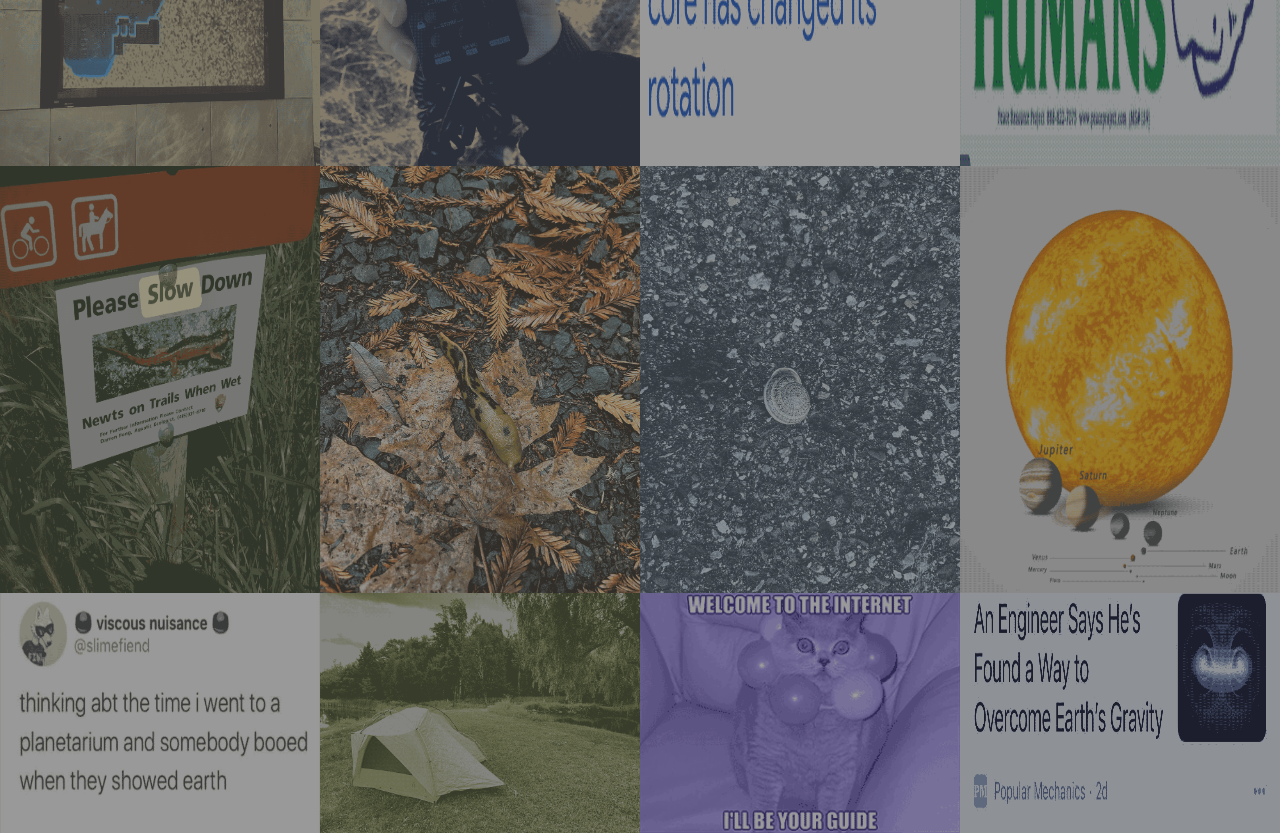
<file: mailinglist.html>
<!DOCTYPE html>
<html lang="en">
    <head>
        <meta charset="utf-8">
        <meta http-equiv="X-UA-Compatible" content="IE=edge">
        <title>⏳ Slow Internet ⏳</title>
        <meta name="description" content="Slow Internet">
        <meta name="viewport" content="width=device-width, initial-scale=1">
        <link rel="stylesheet" href="css/style.css">
    </head>
    <body>
<main>
    <iframe src="https://docs.google.com/forms/d/e/1FAIpQLSfzwQoE-RoDa6D370lMBvzmrH2CEvcyAMt6srnJd_p8Gmn-uA/viewform?embedded=true" frameborder="0" marginheight="0" marginwidth="0">Loading…</iframe>
</main>
<div id="balloon">🌐</div>
<div id="background">
    <img src="img/antennae.png" alt="">
    <img src="img/suntwo.png" alt="">
    <img src="img/beach.png" alt="">
    <img src="img/cern_datacenter.png" alt="">
    <img src="img/earth.png" alt="">
    <img src="img/geo.png" alt="">
    <img src="img/human.png" alt="">
    <img src="img/internet.png" alt="">
    <img src="img/leaves.png" alt="">
    <img src="img/lichen.png" alt="">
    <img src="img/life.png" alt="">
    <img src="img/musk.png" alt="">
    <img src="img/powermoon.png" alt="">
    <img src="img/radio.png" alt="">
    <img src="img/rotation.png" alt="">
    <img src="img/savehumans.png" alt="">
    <img src="img/slow.png" alt="">
    <img src="img/slug.png" alt="">
    <img src="img/snail.png" alt="">
    <img src="img/sun.png" alt="">
    <img src="img/boo.png" alt="">
    <img src="img/tent.png" alt="">
    <img src="img/welcome.png" alt="">
    <img src="img/gravity.png" alt="">

</div>
<footer>
    <marquee direction="left" behavior="scroll" scrollamount="2">💻 🔍 Let's get to know the internet less 🔦 📝 </marquee>
</footer>
    </body>
</html>
</file>
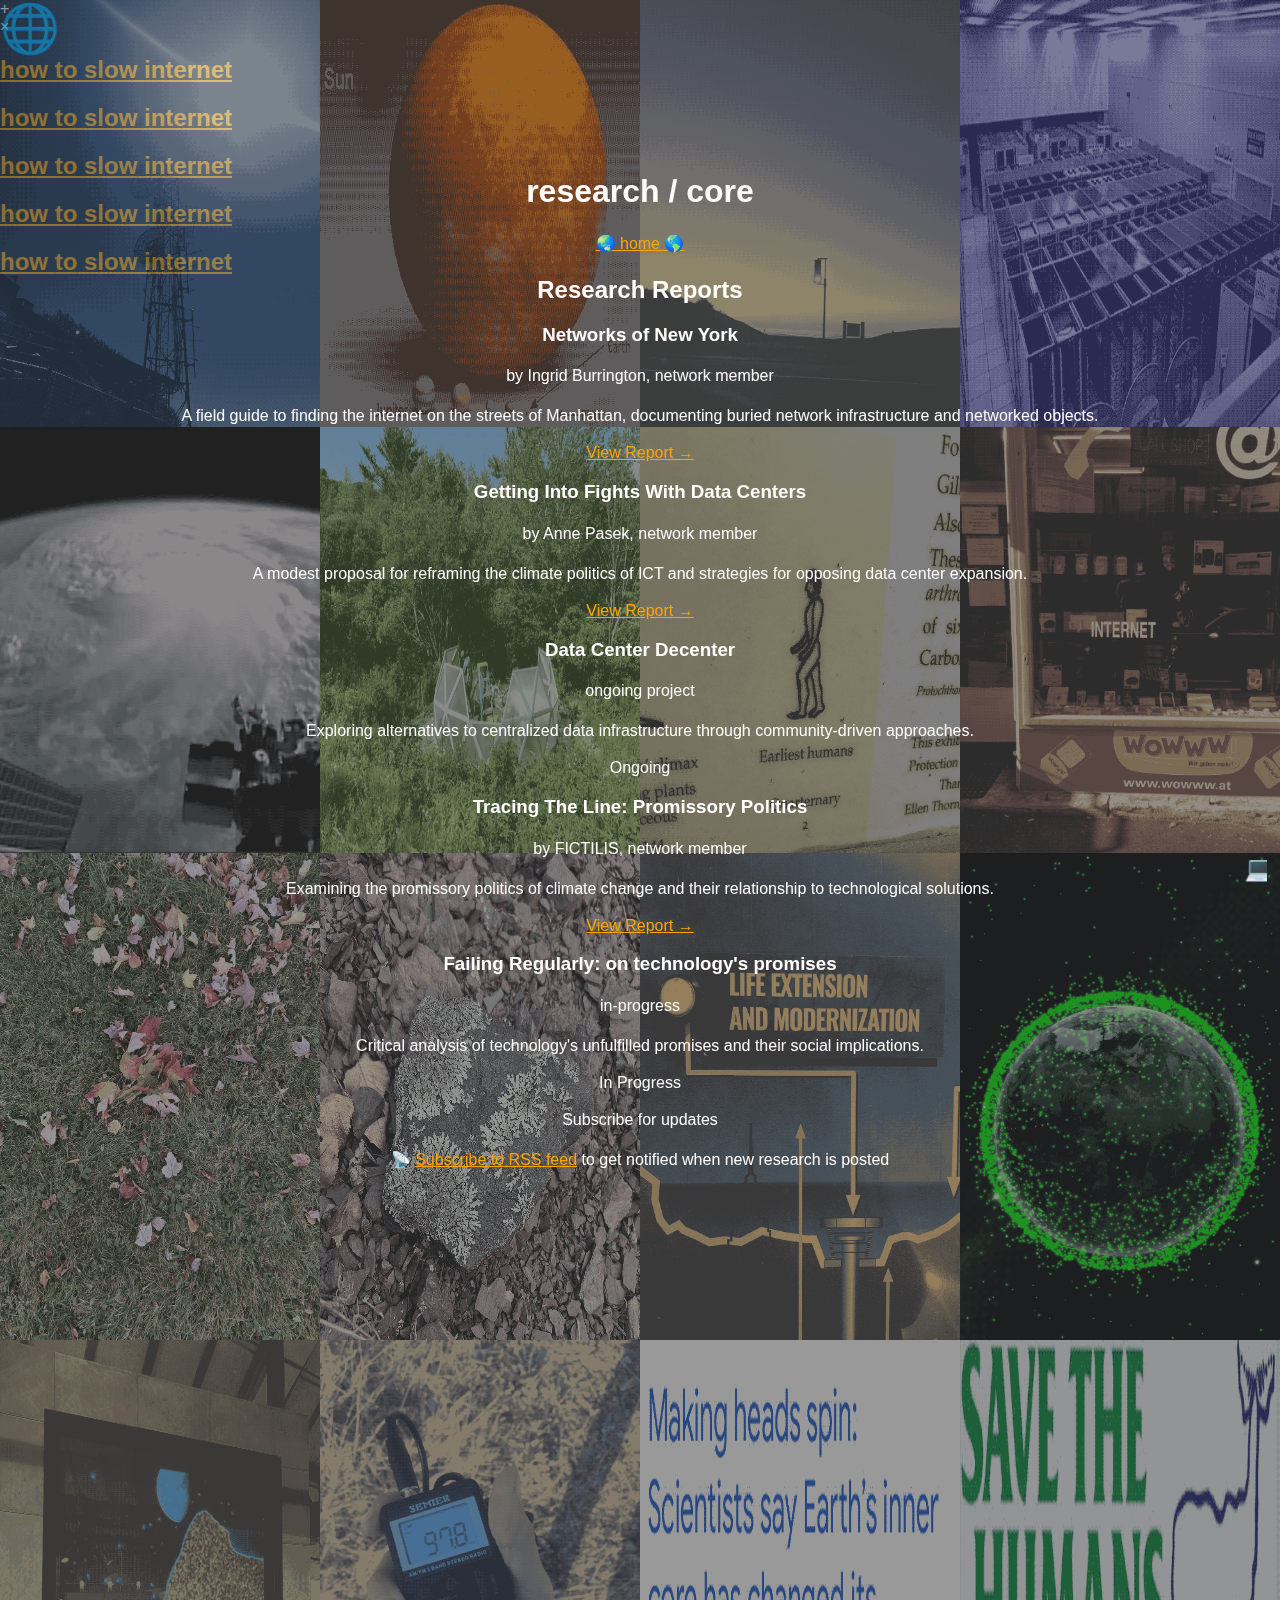
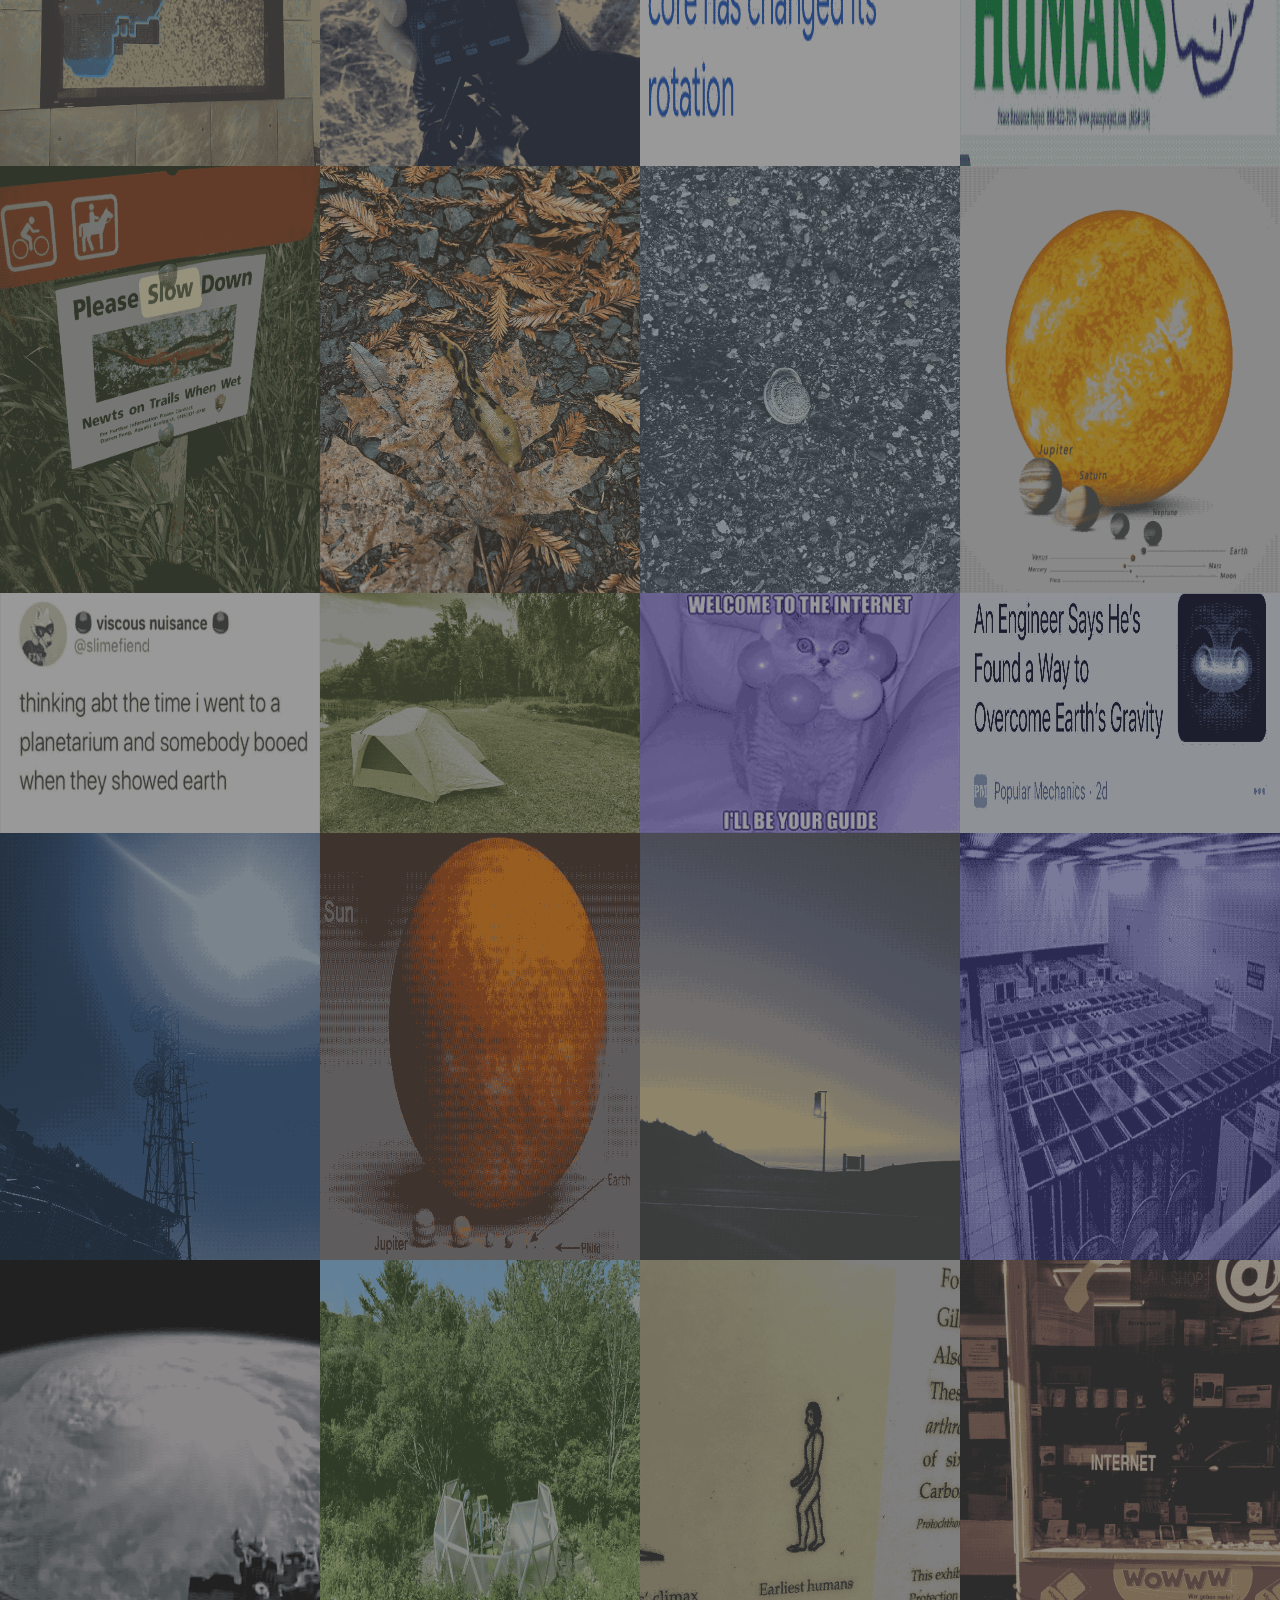
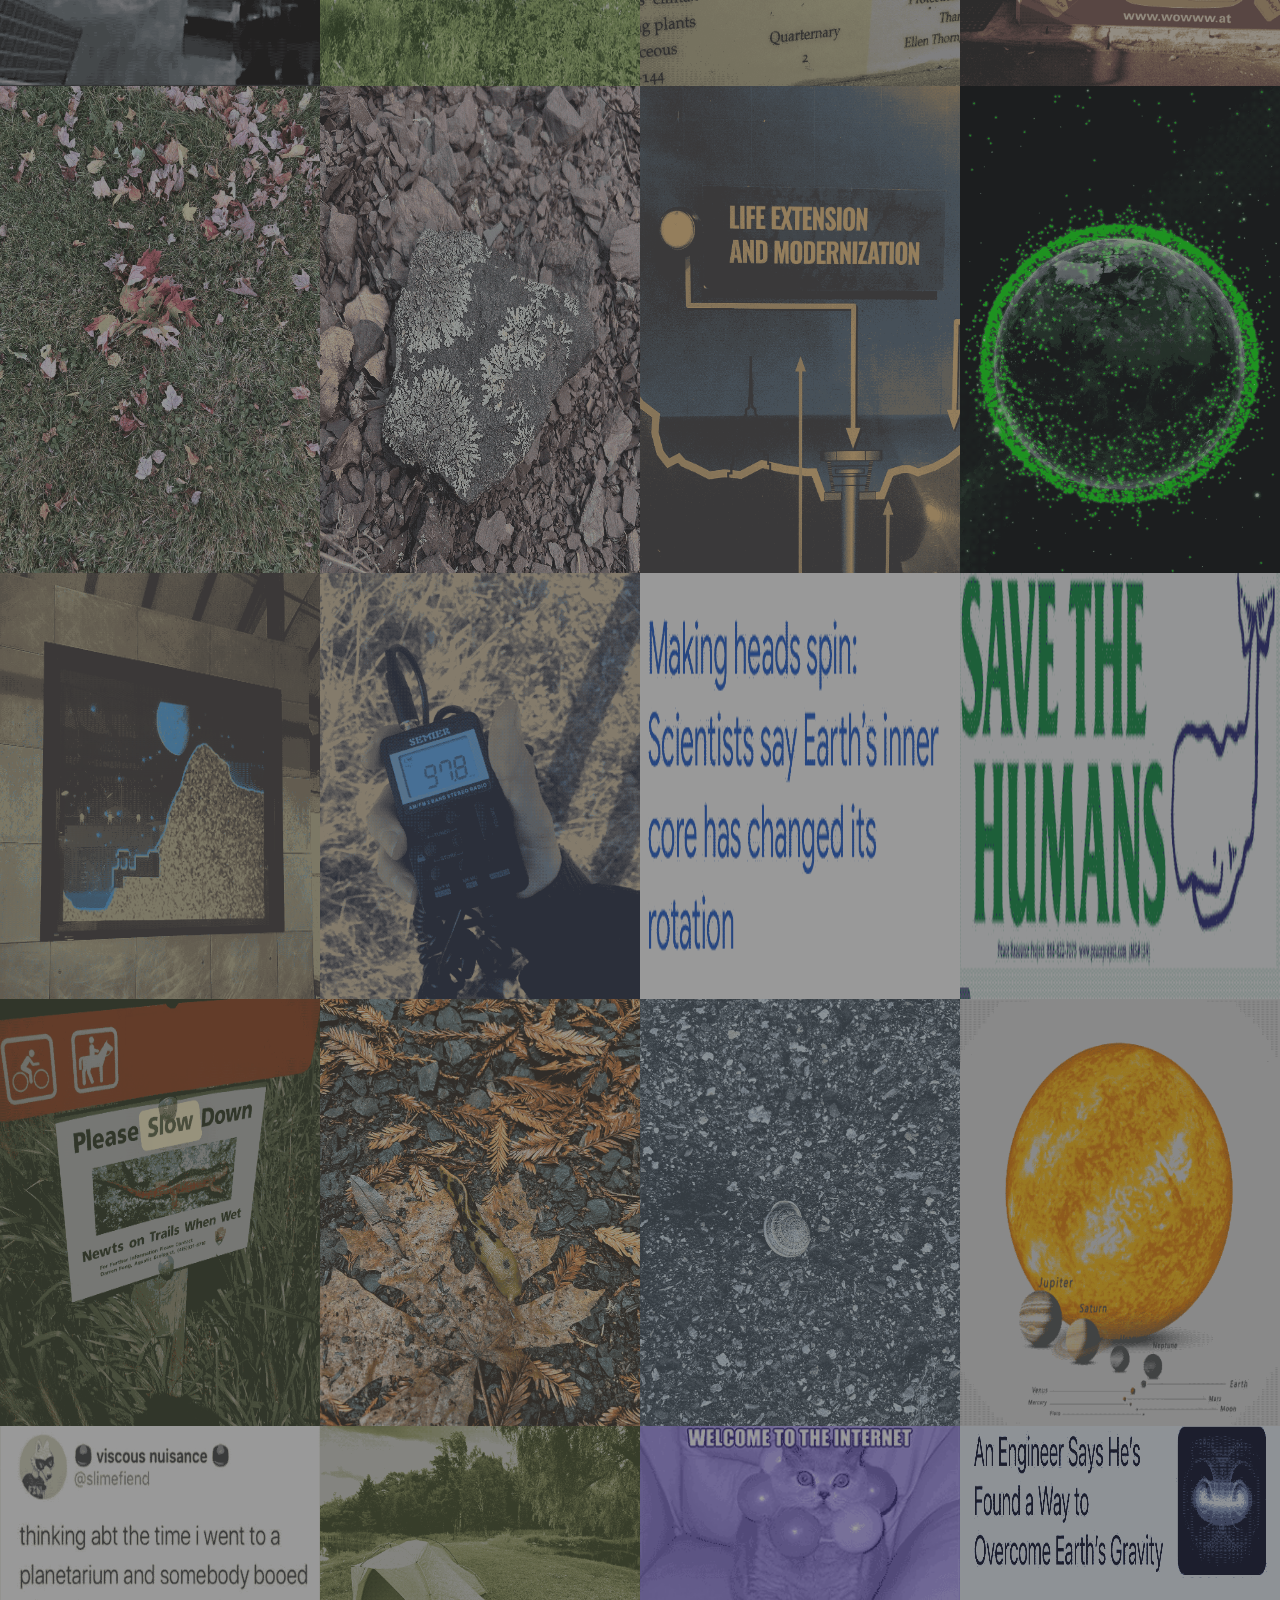
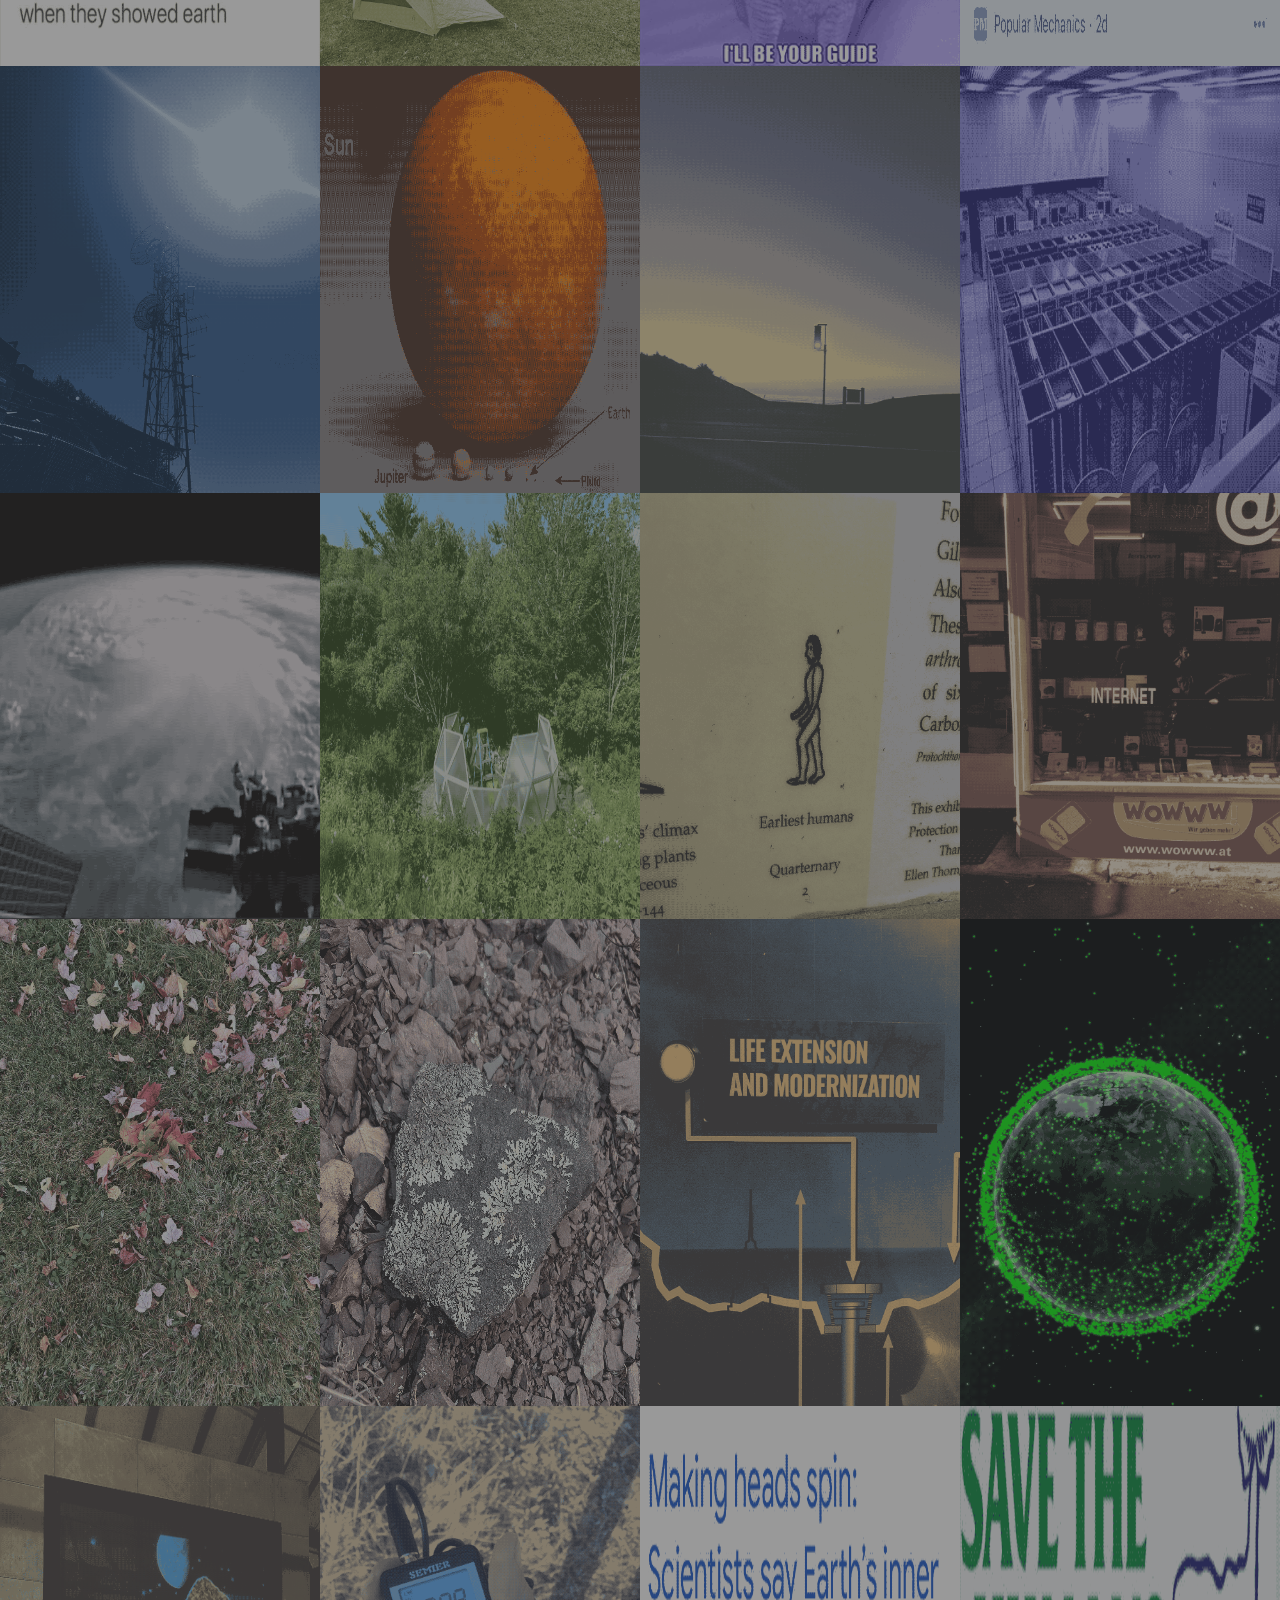
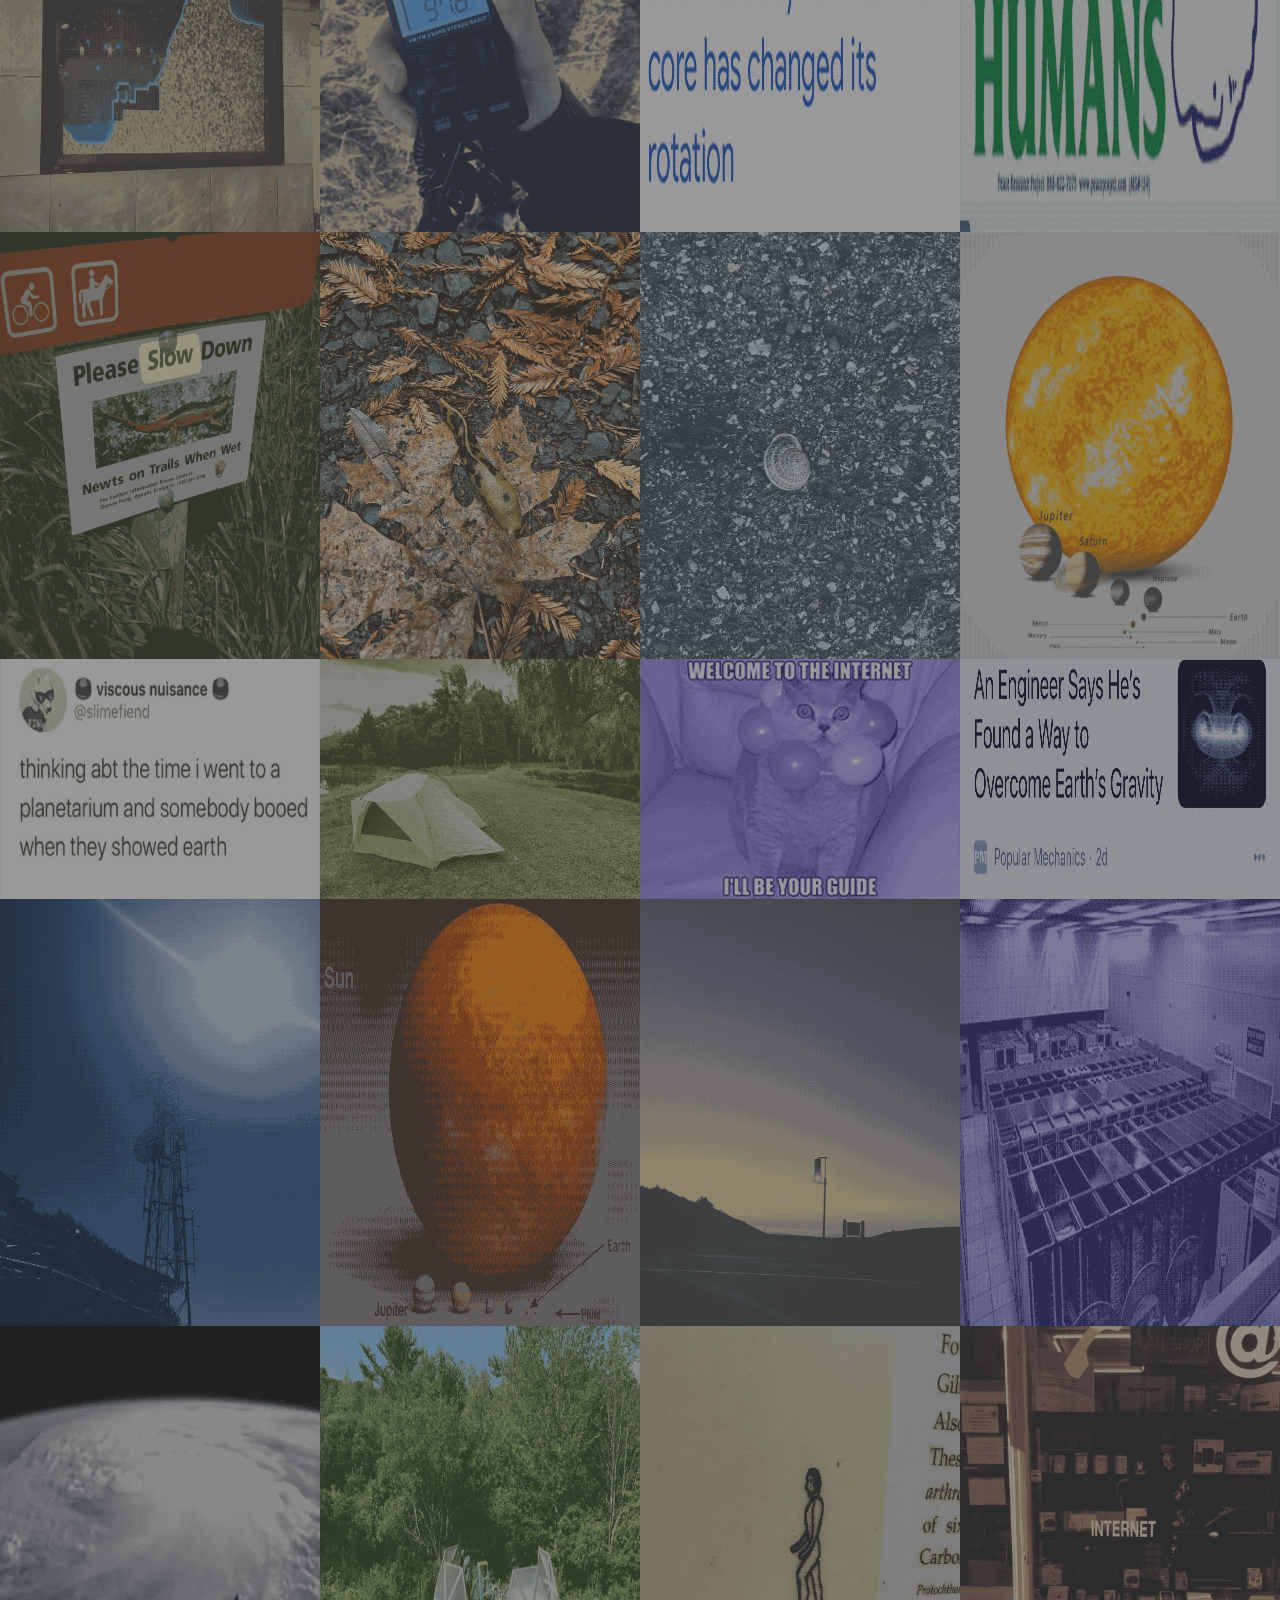
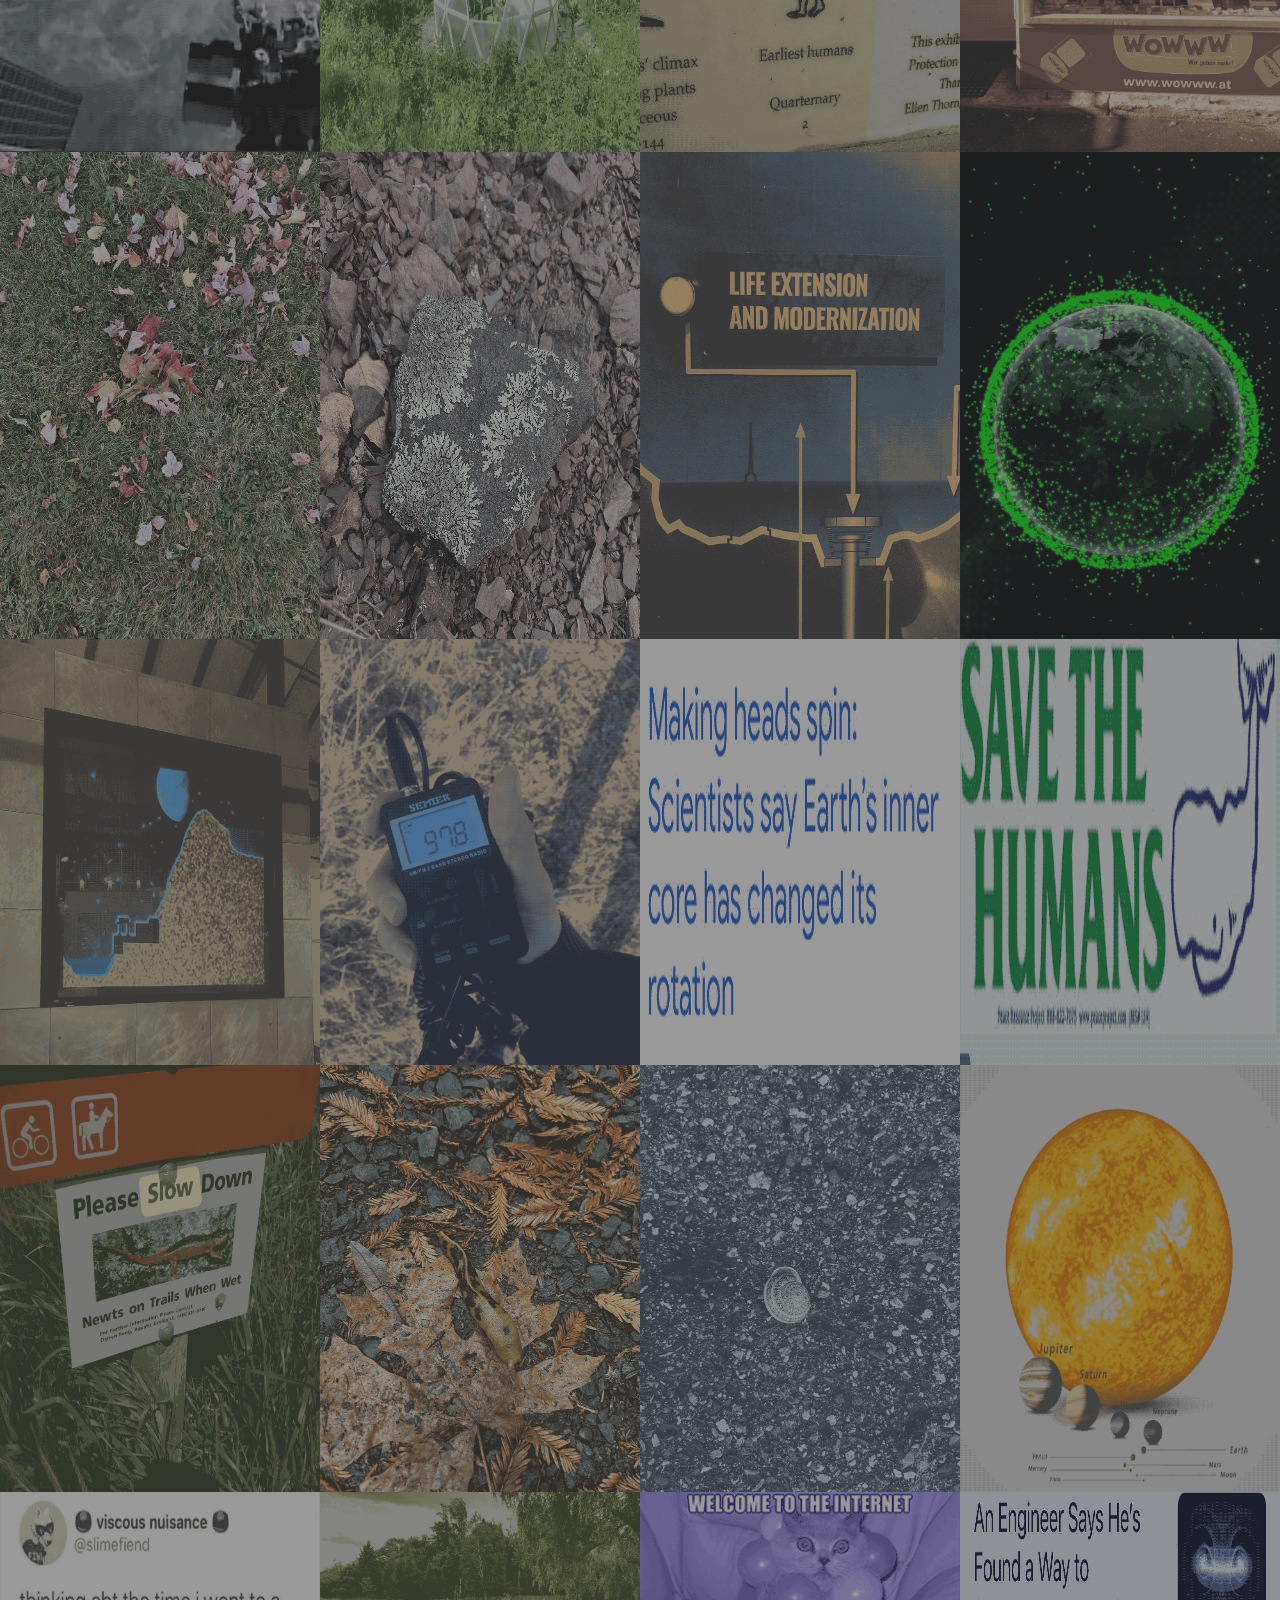
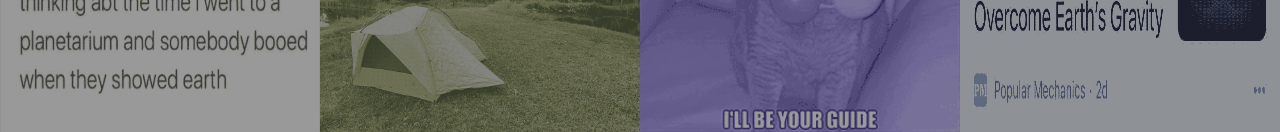
<file: research.html>
<!DOCTYPE html>
<html lang="en">
    <head>
        <meta charset="utf-8">
        <meta http-equiv="X-UA-Compatible" content="IE=edge">
        <title>research / core - how to slow internet</title>
        <meta name="description" content="Research - Slow Internet">
        <meta name="viewport" content="width=device-width, initial-scale=1">
        <link rel="stylesheet" href="css/style.css">
    </head>
    <body class="research-page">
<main>
    <nav>
<h1>research / core</h1>
<a href="index.html">
    <p>🌏 home 🌎</p>
    </a>
</nav>

<div id="research-reports">
    <h2>Research Reports</h2>
    <div class="report-grid">
        <div class="report-card">
            <h3>Networks of New York</h3>
            <p class="author">by Ingrid Burrington, network member</p>
            <p>A field guide to finding the internet on the streets of Manhattan, documenting buried network infrastructure and networked objects.</p>
            <a href="https://lifewinning.com/projects/networks-of-new-york/" target="_blank" class="report-link">View Report →</a>
        </div>
        
        <div class="report-card">
            <h3>Getting Into Fights With Data Centers</h3>
            <p class="author">by Anne Pasek, network member</p>
            <p>A modest proposal for reframing the climate politics of ICT and strategies for opposing data center expansion.</p>
            <a href="https://emmlab.info/Resources_page/Data%20Center%20Fights_digital.pdf" target="_blank" class="report-link">View Report →</a>
        </div>
        
        <div class="report-card">
            <h3>Data Center Decenter</h3>
            <p class="author">ongoing project</p>
            <p>Exploring alternatives to centralized data infrastructure through community-driven approaches.</p>
            <span class="status">Ongoing</span>
        </div>
        
        <div class="report-card">
            <h3>Tracing The Line: Promissory Politics</h3>
            <p class="author">by FICTILIS, network member</p>
            <p>Examining the promissory politics of climate change and their relationship to technological solutions.</p>
            <a href="https://www.e-flux.com/architecture/workplace/430307/tracing-the-line-or-the-promissory-politics-of-climate-change" target="_blank" class="report-link">View Report →</a>
        </div>
        
        <div class="report-card">
            <h3>Failing Regularly: on technology's promises</h3>
            <p class="author">in-progress</p>
            <p>Critical analysis of technology's unfulfilled promises and their social implications.</p>
            <span class="status">In Progress</span>
            <p class="subscribe">Subscribe for updates</p>
        </div>
    </div>
    
    <!-- rss feed subscription link -->
    <div id="rss-subscription">
        <p>📡 <a href="research.xml" target="_blank">Subscribe to RSS feed</a> to get notified when new research is posted</p>
    </div>
</div>
</main>
<div id="balloon">🌐</div>
<div id="background">
    <img src="img/antennae.png" alt="">
    <img src="img/suntwo.png" alt="">
    <img src="img/beach.png" alt="">
    <img src="img/cern_datacenter.png" alt="">
    <img src="img/earth.png" alt="">
    <img src="img/geo.png" alt="">
    <img src="img/human.png" alt="">
    <img src="img/internet.png" alt="">
    <img src="img/leaves.png" alt="">
    <img src="img/lichen.png" alt="">
    <img src="img/life.png" alt="">
    <img src="img/musk.png" alt="">
    <img src="img/powermoon.png" alt="">
    <img src="img/radio.png" alt="">
    <img src="img/rotation.png" alt="">
    <img src="img/savehumans.png" alt="">
    <img src="img/slow.png" alt="">
    <img src="img/slug.png" alt="">
    <img src="img/snail.png" alt="">
    <img src="img/sun.png" alt="">
    <img src="img/boo.png" alt="">
    <img src="img/tent.png" alt="">
    <img src="img/welcome.png" alt="">
    <img src="img/gravity.png" alt="">
    <img src="img/antennae.png" alt="">
    <img src="img/suntwo.png" alt="">
    <img src="img/beach.png" alt="">
    <img src="img/cern_datacenter.png" alt="">
    <img src="img/earth.png" alt="">
    <img src="img/geo.png" alt="">
    <img src="img/human.png" alt="">
    <img src="img/internet.png" alt="">
    <img src="img/leaves.png" alt="">
    <img src="img/lichen.png" alt="">
    <img src="img/life.png" alt="">
    <img src="img/musk.png" alt="">
    <img src="img/powermoon.png" alt="">
    <img src="img/radio.png" alt="">
    <img src="img/rotation.png" alt="">
    <img src="img/savehumans.png" alt="">
    <img src="img/slow.png" alt="">
    <img src="img/slug.png" alt="">
    <img src="img/snail.png" alt="">
    <img src="img/sun.png" alt="">
    <img src="img/boo.png" alt="">
    <img src="img/tent.png" alt="">
    <img src="img/welcome.png" alt="">
    <img src="img/gravity.png" alt="">
    <img src="img/antennae.png" alt="">
    <img src="img/suntwo.png" alt="">
    <img src="img/beach.png" alt="">
    <img src="img/cern_datacenter.png" alt="">
    <img src="img/earth.png" alt="">
    <img src="img/geo.png" alt="">
    <img src="img/human.png" alt="">
    <img src="img/internet.png" alt="">
    <img src="img/leaves.png" alt="">
    <img src="img/lichen.png" alt="">
    <img src="img/life.png" alt="">
    <img src="img/musk.png" alt="">
    <img src="img/powermoon.png" alt="">
    <img src="img/radio.png" alt="">
    <img src="img/rotation.png" alt="">
    <img src="img/savehumans.png" alt="">
    <img src="img/slow.png" alt="">
    <img src="img/slug.png" alt="">
    <img src="img/snail.png" alt="">
    <img src="img/sun.png" alt="">
    <img src="img/boo.png" alt="">
    <img src="img/tent.png" alt="">
    <img src="img/welcome.png" alt="">
    <img src="img/gravity.png" alt="">
    <img src="img/antennae.png" alt="">
    <img src="img/suntwo.png" alt="">
    <img src="img/beach.png" alt="">
    <img src="img/cern_datacenter.png" alt="">
    <img src="img/earth.png" alt="">
    <img src="img/geo.png" alt="">
    <img src="img/human.png" alt="">
    <img src="img/internet.png" alt="">
    <img src="img/leaves.png" alt="">
    <img src="img/lichen.png" alt="">
    <img src="img/life.png" alt="">
    <img src="img/musk.png" alt="">
    <img src="img/powermoon.png" alt="">
    <img src="img/radio.png" alt="">
    <img src="img/rotation.png" alt="">
    <img src="img/savehumans.png" alt="">
    <img src="img/slow.png" alt="">
    <img src="img/slug.png" alt="">
    <img src="img/snail.png" alt="">
    <img src="img/sun.png" alt="">
    <img src="img/boo.png" alt="">
    <img src="img/tent.png" alt="">
    <img src="img/welcome.png" alt="">
    <img src="img/gravity.png" alt="">

</div>
<footer>
    <marquee direction="left" behavior="scroll" scrollamount="2">💻 🔍 🔦 📝 </marquee>
</footer>
    <!-- Modal -->
    <div id="modalToggle" class="modal-toggle">+</div>
    <div id="modal" class="modal">
        <div class="modal-content">
            <span class="close">&times;</span>
            <div class="modal-links">
                <h2><a href="about.html" title="/about.html"><span class="underline">how</span> to slow internet</a></h2>
                <h2><a href="research.html" title="/research.html">how to <span class="underline">slow internet</span></a></h2>
                <h2><a href="guides.html" title="/guides.html">how to <span class="underline">slow</span> internet</a></h2>
                <h2><a href="experiments.html" title="/experiments.html"><span class="underline">how to</span> slow internet</a></h2>
                <h2><a href="contact.html" title="/contact.html">how <span class="underline">to</span> slow internet</a></h2>
            </div>
        </div>
    </div>

    <script>
        // Modal functionality
        const modal = document.getElementById('modal');
        const modalToggle = document.getElementById('modalToggle');
        const closeBtn = document.getElementsByClassName('close')[0];

        modalToggle.onclick = function() {
            modal.style.display = "block";
        }

        closeBtn.onclick = function() {
            modal.style.display = "none";
        }

        window.onclick = function(event) {
            if (event.target == modal) {
                modal.style.display = "none";
            }
        }
    </script>
    </body>
</html>
</file>
<file: css/style.css>
html {
    box-sizing: border-box;
    font-size: 100%; 
}

* {
    box-sizing: border-box;
}

body {
    margin: 0; 
    background-color: rgb(52, 52, 53);
    margin: auto;
    text-align:justify; 
    font-family:'Lucida Sans', 'Lucida Sans Regular', 'Lucida Grande', 'Lucida Sans Unicode', Geneva, Verdana, sans-serif; 
    color: rgb(255, 252, 252); 
}

header {
    width: 100%;
    background-color: rgba(255, 255, 255, 0.407); ;
    text-align: center; 
    position: absolute;
    z-index: 1;

}
h1 {
    margin-top: 3%; 
}

a {
    color: orange; 
}

marquee {
    color: white; 
    font-size: 1.5em;
    width: 100%; 
    margin-top: 5%;
}

main {
    position: absolute;
    z-index: 1;
    top: 15%; 
    width: 100%; 
    text-align: center;
}

main p {
    line-height: 150%;
}

iframe {
    width: 100%; 
    height: 100rem; 
    opacity: .75; 
}

#background {
    position: absolute;
    z-index: 0;
    width: 100%; 
    display: flex;
    flex-direction: row;
    flex-wrap: wrap;
    flex-grow: 1;
    flex-shrink: 1;
}

#background img {
    width: 25%;
    height: auto;
    opacity: .5;   
}

footer {
    width: 100%; 
    padding: 1%; 
    position: fixed; 
    bottom: 0%; 
}

#balloon {
    opacity: 0.5; 
    font-size: 3em;
    position: absolute; 
    z-index: 25; 
    animation: balloon infinite 120s alternate; 
}

@keyframes balloon {
 0% {
 top: 0%; 
 left: 0%; 
 }

 25% {
top: 5%; 
left: 50%; 

 }

 50% {
top: 50%; 
left: 95%;

 }

 75% {
top: 75%; 
left: 30%; 

 }
 100% {
    top: 40%; 
    left: 0%; 
 }

}

@media screen and (max-width: 600px) {
    html {
        font-size: 75%;
    }

    h3 {
        font-size: .75em;
        font-weight: 400;
    }
}
</file>
